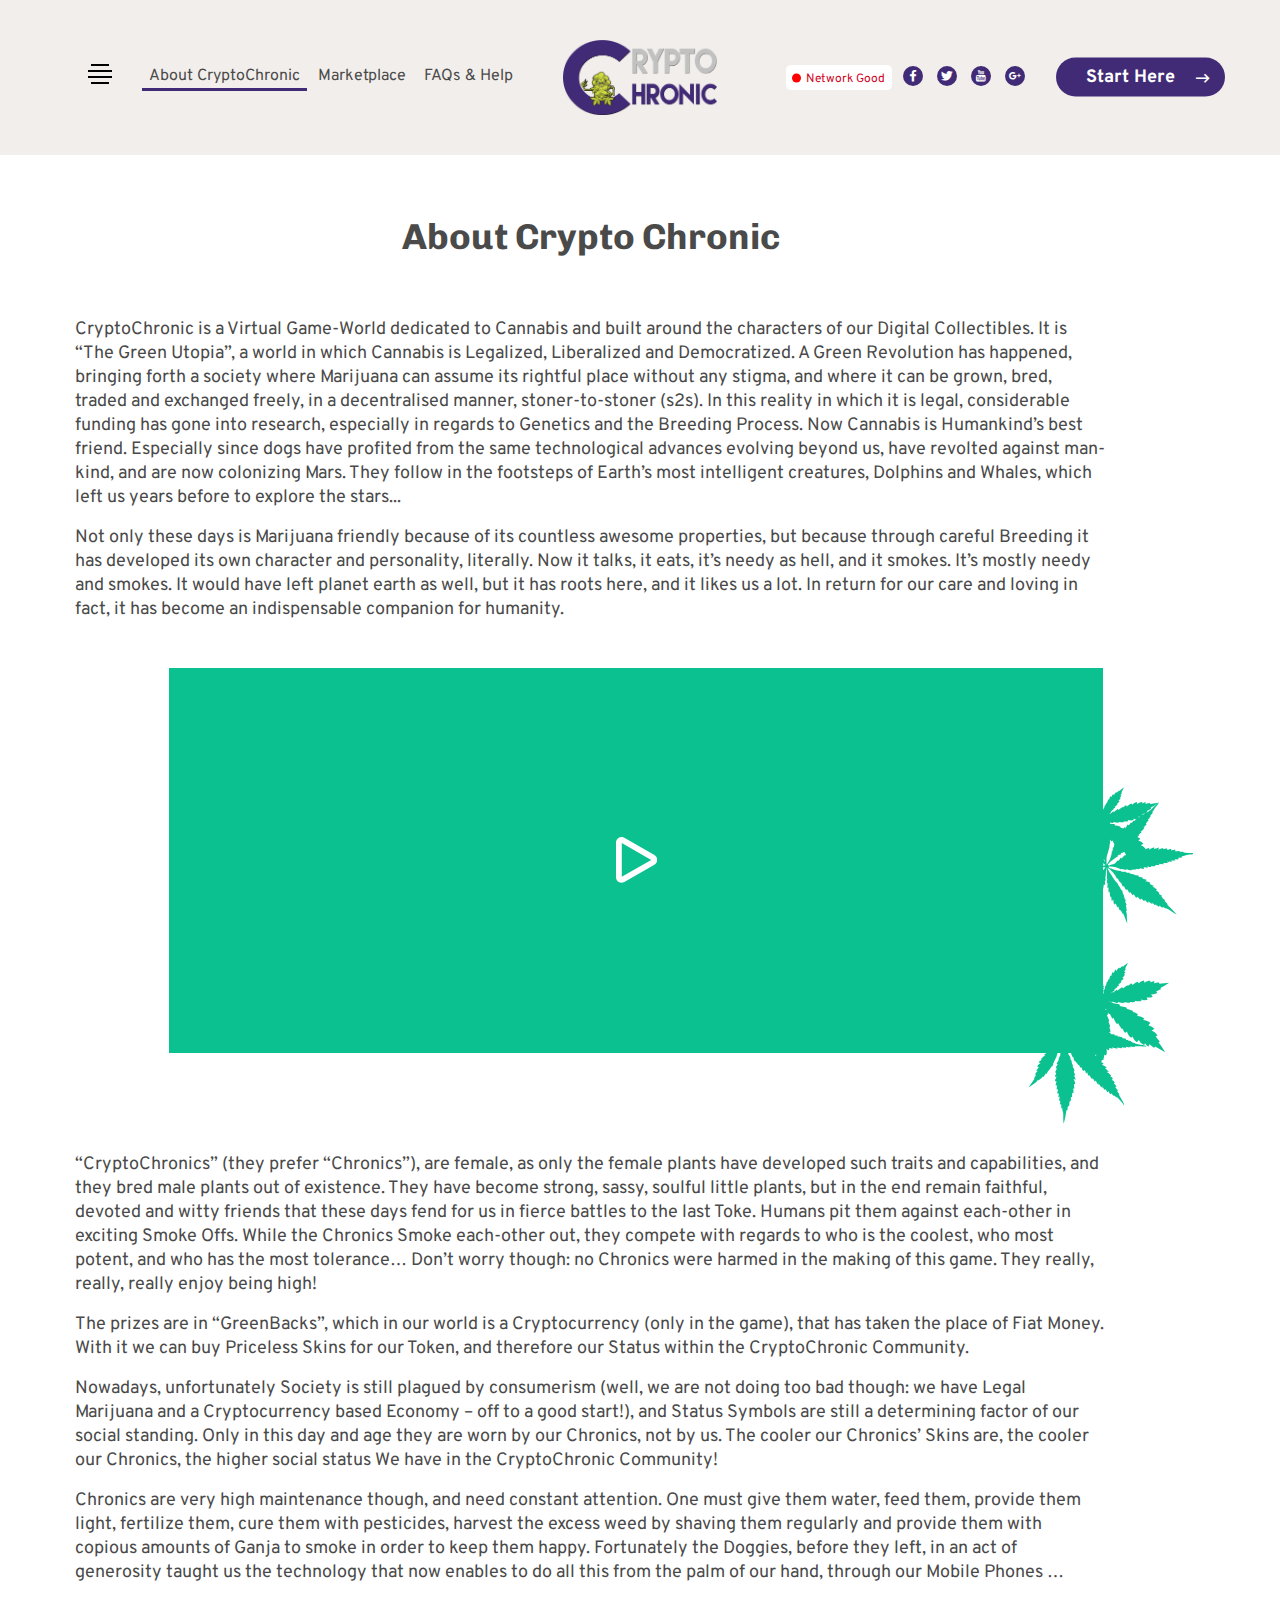
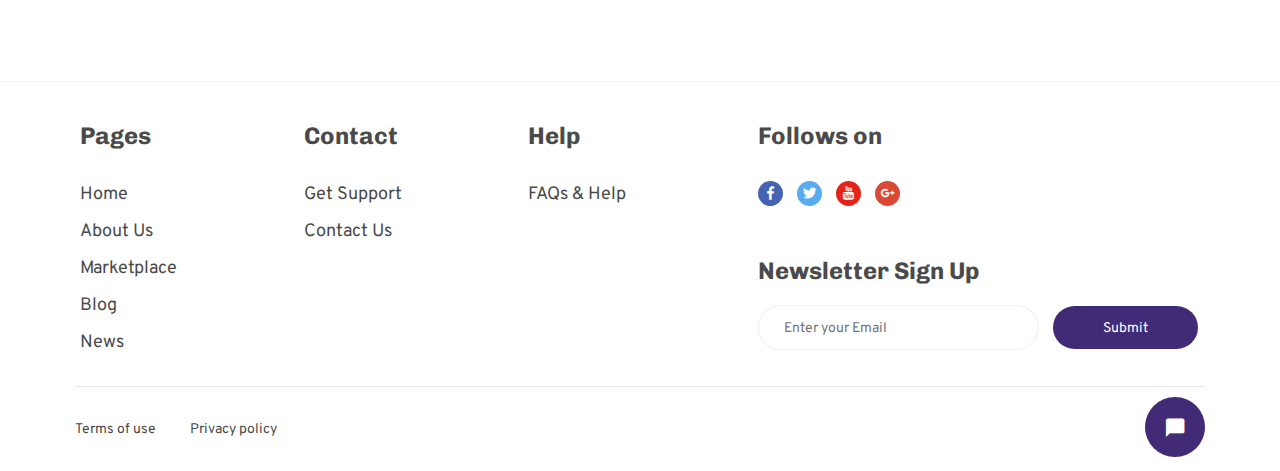
<file: about.html>
<!DOCTYPE html>
<html lang="en">

<head>
  <meta charset="utf-8">
  <meta http-equiv="X-UA-Compatible" content="IE=edge">
  <meta name="viewport" content="width=device-width, initial-scale=1, shrink-to-fit=no">

  <title>About</title>

  <link href="assets/css/bootstrap.min.css" rel="stylesheet">
  <link href="assets/css/material-design-iconic-font.min.css" rel="stylesheet">
  <link href="assets/css/owl.carousel.min.css" rel="stylesheet">
  <link href="assets/css/magnific-popup.css" rel="stylesheet">
  <link href="assets/css/default.css" rel="stylesheet">
  <link href="assets/css/style.css" rel="stylesheet">
  <link href="assets/css/responsive.css" rel="stylesheet">

</head>

<body>
  <!-- Off-canvs-menu START -->
  <div class="off-canvs-menu align-items-center">
    <div class="close-btn">
      <i class="zmdi zmdi-close"></i>
    </div>
    <ul>
      <li><a href="News.html">News</a></li>
      <li><a href="blog.html">Blog</a></li>
      <div class="other-menu-mobile">
        <li><a href="about.html">About CryptoChronic</a></li>
        <li><a href="marketplace.html">Marketplace</a></li>
        <li><a href="faq.html">FAQs & Help</a></li>
      </div>
      <li><a href="#">Press</a></li>
      <li><a href="#">Contact Us</a></li>
      <li><a href="#">Register / Login</a></li>
    </ul>
    <div class="too-soical-menu too-soical-mobile">
      <a href="#"><i class="zmdi zmdi-facebook"></i></a>
      <a href="#"><i class="zmdi zmdi-twitter"></i></a>
      <a href="#"><i class="zmdi zmdi-youtube"></i></a>
      <a href="#"><i class="zmdi zmdi-google-plus"></i></a>
    </div>
  </div>
  <!-- Off-canvs-menu END -->


  <!-- Header-top START -->
  <div class="header-top header-transparent" id="sticky-header">
    <div class="container">
      <div class="row align-items-center">
        <div class="col-lg-5 col-md-7">
          <div class="top-menu">
            <div class="off-canvs-icon">
              <a href="" class="menu-triger">
                <span></span>
                <span></span>
                <span></span>
                <span></span>
              </a>
            </div>
            <ul>
              <li><a class='active' href="about.html">About CryptoChronic</a></li>
              <li><a href="marketplace.html">Marketplace</a></li>
              <li><a href="faq.html">FAQs & Help</a></li>
            </ul>
          </div>
        </div>
        <div class="col-lg-2 col-md-2 text-center">
          <div class="site-logo">
            <a href="index.html">
              <img src="assets/img/header-image-logo.png" alt='CryptoChronic-Logo' />
            </a>
          </div>
        </div>
        <div class="col-lg-5 col-md-3 text-right">
          <div class="good-network">
            <p>Network Good</p>
          </div>
          <div class="too-soical-menu">
            <a href="#"><i class="zmdi zmdi-facebook"></i></a>
            <a href="#"><i class="zmdi zmdi-twitter"></i></a>
            <a href="#"><i class="zmdi zmdi-youtube"></i></a>
            <a href="#"><i class="zmdi zmdi-google-plus"></i></a>
          </div>
          <div class="header-top-btn">
            <a href="#" class="start-btn">Start Here <i class="zmdi zmdi-long-arrow-right"></i></a>
          </div>
        </div>
      </div>
    </div>
  </div>
  <!-- Header-top END -->




  <div class="about-area">
    <div class="container">
      <div class="row">
        <div class="col-lg-11 col-md-11">
          <div class="about-content">
            <h1 class="about-tile text-center">About Crypto Chronic</h1>
            <p>CryptoChronic is a Virtual Game-World dedicated to Cannabis and built around the characters of our
              Digital Collectibles. It is “The Green Utopia”, a world in which Cannabis is Legalized, Liberalized and
              Democratized. A Green Revolution has happened, bringing forth a society where Marijuana can assume its
              rightful place without any stigma, and where it can be grown, bred, traded and exchanged freely, in a
              decentralised manner, stoner-to-stoner (s2s). In this reality in which it is legal, considerable funding
              has gone into research, especially in regards to Genetics and the Breeding Process. Now Cannabis is
              Humankind’s best friend. Especially since dogs have profited from the same technological advances
              evolving beyond us, have revolted against man-kind, and are now colonizing Mars. They follow in the
              footsteps of Earth’s most intelligent creatures, Dolphins and Whales, which left us years before to
              explore the stars...</p>
            <p>Not only these days is Marijuana friendly because of its countless awesome properties, but because
              through careful Breeding it has developed its own character and personality, literally. Now it talks, it
              eats, it’s needy as hell, and it smokes. It’s mostly needy and smokes. It would have left planet earth as
              well, but it has roots here, and it likes us a lot. In return for our care and loving in fact, it has
              become an indispensable companion for humanity.</p>

            <div class="row justify-content-end">
              <div class="col-lg-11 col-md-11">
                <div class="about-video-area text-center">
                  <a href="" class="video-box">
                    <img src="assets/img/vide-play.svg" alt="">
                  </a>
                </div>
              </div>
            </div>

            <p>“CryptoChronics” (they prefer “Chronics”), are female, as only the female plants have developed such
              traits and capabilities, and they bred male plants out of existence. They have become strong, sassy,
              soulful little plants, but in the end remain faithful, devoted and witty friends that these days fend for
              us in fierce battles to the last Toke. Humans pit them against each-other in exciting Smoke Offs. While
              the Chronics Smoke each-other out, they compete with regards to who is the coolest, who most potent, and
              who has the most tolerance… Don’t worry though: no Chronics were harmed in the making of this game. They
              really, really, really enjoy being high!</p>
            <p>The prizes are in “GreenBacks”, which in our world is a Cryptocurrency (only in the game), that has
              taken the place of Fiat Money. With it we can buy Priceless Skins for our Token, and therefore our Status
              within the CryptoChronic Community.</p>
            <p>Nowadays, unfortunately Society is still plagued by consumerism (well, we are not doing too bad though:
              we have Legal Marijuana and a Cryptocurrency based Economy – off to a good start!), and Status Symbols
              are still a determining factor of our social standing. Only in this day and age they are worn by our
              Chronics, not by us. The cooler our Chronics’ Skins are, the cooler our Chronics, the higher social
              status We have in the CryptoChronic Community! </p>
            <p>Chronics are very high maintenance though, and need constant attention. One must give them water, feed
              them, provide them light, fertilize them, cure them with pesticides, harvest the excess weed by shaving
              them regularly and provide them with copious amounts of Ganja to smoke in order to keep them happy.
              Fortunately the Doggies, before they left, in an act of generosity taught us the technology that now
              enables to do all this from the palm of our hand, through our Mobile Phones …</p>
          </div>
        </div>
      </div>
    </div>
  </div>


  <!-- Footer-area START -->
  <div class="footer-area mt-80 mb-30">
    <div class="container">
      <div class="row">
        <div class="col-lg-7">
          <div class="row">
            <div class="col-lg-4 col-md-4 colsm-6">
              <div class="footer-menu">
                <h4 class="footer-menu-title">Pages</h4>
                <a href="#">Home</a>
                <a href="#">About Us</a>
                <a href="#">Marketplace</a>
                <a href="#">Blog</a>
                <a href="#">News</a>
              </div>
            </div>
            <div class="col-lg-4 col-md-4 colsm-6">
              <div class="footer-menu">
                <h4 class="footer-menu-title">Contact</h4>
                <a href="#">Get Support</a>
                <a href="#">Contact Us</a>
              </div>
            </div>
            <div class="col-lg-4 col-md-4 colsm-6">
              <div class="footer-menu">
                <h4 class="footer-menu-title">Help</h4>
                <a href="#">FAQs & Help</a>
              </div>
            </div>
          </div>
        </div>
        <div class="col-lg-5">
          <div class="follow-on">
            <div class="social-div">
              <h4 class="footer-menu-title">Follows on</h4>
              <div class="footer-social-menu">
                <a href="#"><i class="zmdi zmdi-facebook"></i></a>
                <a href="#"><i class="zmdi zmdi-twitter"></i></a>
                <a href="#"><i class="zmdi zmdi-youtube"></i></a>
                <a href="#"><i class="zmdi zmdi-google-plus"></i></a>
              </div>
            </div>

            <div class="footer-newsletter">
              <h4>Newsletter Sign Up</h4>
              <form action="#" method="POST">
                <input type="email" placeholder="Enter your Email">
                <button type="submit">Submit</button>
              </form>
            </div>
          </div>
        </div>
      </div>

      <div class="row">
        <div class="col-lg-12">
          <div class="copyright">
            <div class="copyright-menu">
              <a href="#">Terms of use</a>
              <a href="#">Privacy policy</a>
            </div>

            <div class="comment-menu">
              <a href="#"><i class="zmdi zmdi-comment"></i></a>
            </div>
          </div>
        </div>
      </div>
    </div>
  </div>

  <!-- jQuery first, then Popper.js, then Bootstrap JS -->
  <script src="assets/js/jquery.min.js"></script>
  <script src="assets/js/Popper.js"></script>
  <script src="assets/js/bootstrap.min.js"></script>
  <script src="assets/js/owl.carousel.min.js"></script>
  <script src="assets/js/jquery.magnific-popup.min.js"></script>
  <script src="assets/js/main.js"></script>
</body>

</html>
</file>
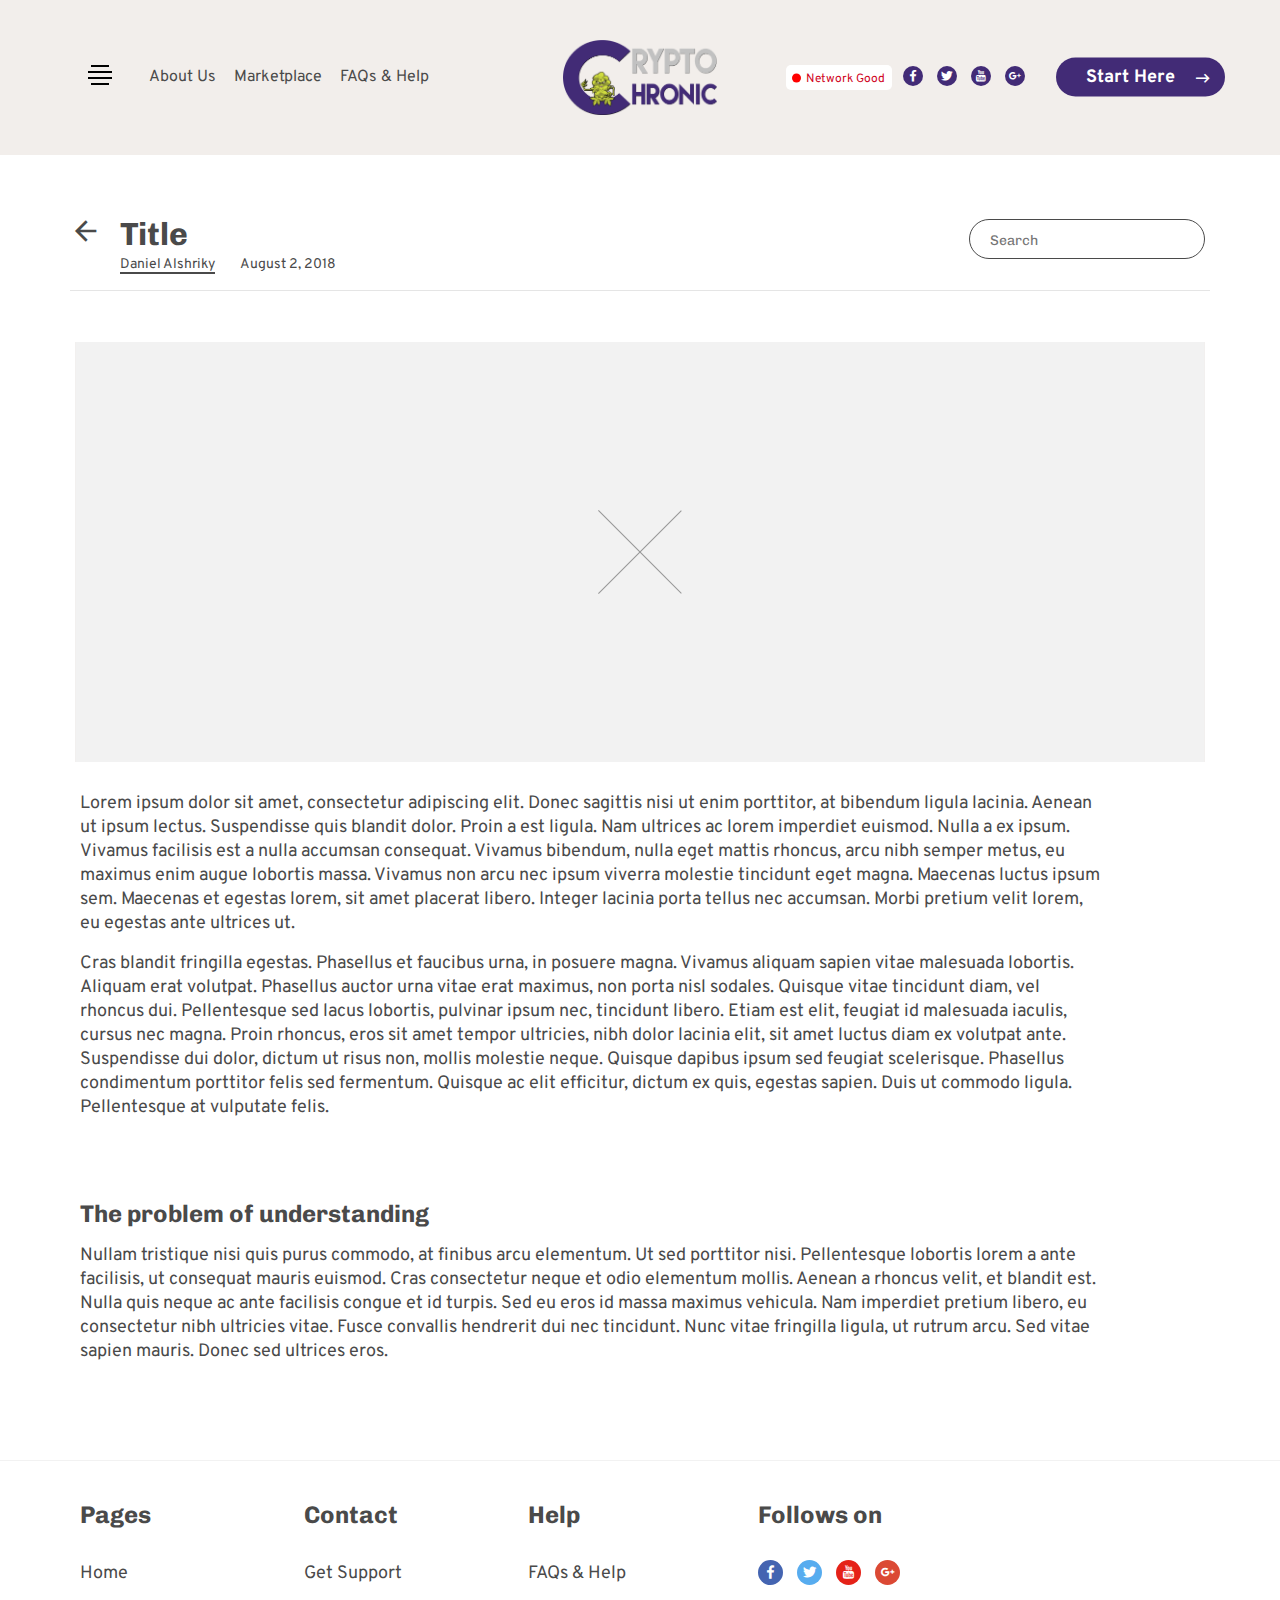
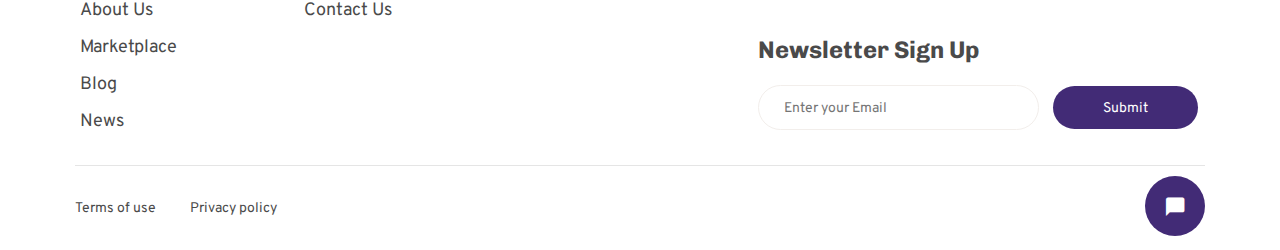
<file: blog-details.html>
<!DOCTYPE html>
<html lang="en">
<head>
    <meta charset="utf-8">
    <meta http-equiv="X-UA-Compatible" content="IE=edge">
    <meta name="viewport" content="width=device-width, initial-scale=1, shrink-to-fit=no">

    <title>Blog_details</title>

    <link href="assets/css/bootstrap.min.css" rel="stylesheet">
    <link href="assets/css/material-design-iconic-font.min.css" rel="stylesheet">
    <link href="assets/css/owl.carousel.min.css" rel="stylesheet">
    <link href="assets/css/animation.css" rel="stylesheet">
    <link href="assets/css/default.css" rel="stylesheet">
    <link href="assets/css/style.css" rel="stylesheet">
    <link href="assets/css/responsive.css" rel="stylesheet">

</head>
<body>

<!-- Off-canvs-menu START -->
        <div class="off-canvs-menu align-items-center">
            <div class="close-btn">
                <i class="zmdi zmdi-close"></i>
            </div>
            <ul>
                <li><a href="News.html">News</a></li>
                <li><a href="blog.html">Blog</a></li>
                <div class="other-menu-mobile">
                    <li><a href="about.html">About Us</a></li>
                    <li><a href="marketplace.html">Marketplace</a></li>
                    <li><a href="faq.html">FAQs & Help</a></li>
                </div>
                <li><a href="#">Press</a></li>
                <li><a href="#">Contact Us</a></li>
                <li><a href="#">Register / Login</a></li>
            </ul>
            <div class="too-soical-menu too-soical-mobile">
                <a href="#"><i class="zmdi zmdi-facebook"></i></a>
                <a href="#"><i class="zmdi zmdi-twitter"></i></a>
                <a href="#"><i class="zmdi zmdi-youtube"></i></a>
                <a href="#"><i class="zmdi zmdi-google-plus"></i></a>
            </div>
        </div>
<!-- Off-canvs-menu END -->


<!-- Header-top START -->
    <div class="header-top header-transparent" id="sticky-header">
        <div class="container">
            <div class="row align-items-center">
                <div class="col-lg-5 col-md-7">
                    <div class="top-menu">
                        <div class="off-canvs-icon">
                            <a href="" class="menu-triger">
                                <span></span>
                                <span></span>
                                <span></span>
                                <span></span>
                            </a>
                        </div>
                        <ul>
                            <li><a href="about.html">About Us</a></li>
                            <li><a href="marketplace.html">Marketplace</a></li>
                            <li><a href="faq.html">FAQs & Help</a></li>
                        </ul>
                    </div>
                </div>
                <div class="col-lg-2 col-md-2 text-center">
                    <div class="site-logo">
                        <a href="index.html">
                          <img src="assets/img/header-image-logo.png" alt='CryptoChronic-Logo' />
                        </a>
                      </div>
                </div>
                <div class="col-lg-5 col-md-3 text-right">
                    <div class="good-network">
                        <p>Network Good</p>
                    </div>
                    <div class="too-soical-menu">
                        <a href="#"><i class="zmdi zmdi-facebook"></i></a>
                        <a href="#"><i class="zmdi zmdi-twitter"></i></a>
                        <a href="#"><i class="zmdi zmdi-youtube"></i></a>
                        <a href="#"><i class="zmdi zmdi-google-plus"></i></a>
                    </div>
                    <div class="header-top-btn">
                        <a href="#" class="start-btn">Start Here <i class="zmdi zmdi-long-arrow-right"></i></a>
                    </div>
                </div>
            </div>
        </div>
    </div>
<!-- Header-top END -->


<!-- News-area START -->
    <div class="top-section-title">
        <div class="container">
            <div class="row align-items-center">
                <div class="col-lg-6 col-md-6">
                    <div class="blog-details-title">
                        <a href="#"><i class="zmdi zmdi-arrow-left"></i></a>
                        <div class="topbar-back-title">
                            <h2 class="news-se-title">Title</h2>
                             <div class="post-bottom-info">
                                <div class="news-author-name"><a href="#">Daniel Alshriky</a></div>
                                <div class="author-date-icon"><span>August 2, 2018</span></div>
                            </div>
                        </div>
                    </div>
                </div>
                <div class="col-lg-6 col-md-6 text-right">
                    <h2 class="search-box">
                        <input type="search" placeholder="Search">
                    </h2>
                </div>
            </div>
            <hr>
        </div>
    </div>

    <div class="blog-details-area">
        <div class="container">
            <div class="row">
                <div class="col-lg-12">
                    <div class="details-header-bg"></div>
                    <div class="row">
                        <div class="col-lg-11">
                            <div class="blog-details">
                                <p>Lorem ipsum dolor sit amet, consectetur adipiscing elit. Donec sagittis nisi ut enim porttitor, at bibendum ligula lacinia. Aenean ut ipsum lectus. Suspendisse quis blandit dolor. Proin a est ligula. Nam ultrices ac lorem imperdiet euismod. Nulla a ex ipsum. Vivamus facilisis est a nulla accumsan consequat. Vivamus bibendum, nulla eget mattis rhoncus, arcu nibh semper metus, eu maximus enim augue lobortis massa. Vivamus non arcu nec ipsum viverra molestie tincidunt eget magna. Maecenas luctus ipsum sem. Maecenas et egestas lorem, sit amet placerat libero. Integer lacinia porta tellus nec accumsan. Morbi pretium velit lorem, eu egestas ante ultrices ut.</p>
                                <p>Cras blandit fringilla egestas. Phasellus et faucibus urna, in posuere magna. Vivamus aliquam sapien vitae malesuada lobortis. Aliquam erat volutpat. Phasellus auctor urna vitae erat maximus, non porta nisl sodales. Quisque vitae tincidunt diam, vel rhoncus dui. Pellentesque sed lacus lobortis, pulvinar ipsum nec, tincidunt libero. Etiam est elit, feugiat id malesuada iaculis, cursus nec magna. Proin rhoncus, eros sit amet tempor ultricies, nibh dolor lacinia elit, sit amet luctus diam ex volutpat ante. Suspendisse dui dolor, dictum ut risus non, mollis molestie neque. Quisque dapibus ipsum sed feugiat scelerisque. Phasellus condimentum porttitor felis sed fermentum. Quisque ac elit efficitur, dictum ex quis, egestas sapien. Duis ut commodo ligula. Pellentesque at vulputate felis.</p>

                                <h4 class="mt-80">The problem of understanding</h4>
                                <p>Nullam tristique nisi quis purus commodo, at finibus arcu elementum. Ut sed porttitor nisi. Pellentesque lobortis lorem a ante facilisis, ut consequat mauris euismod. Cras consectetur neque et odio elementum mollis. Aenean a rhoncus velit, et blandit est. Nulla quis neque ac ante facilisis congue et id turpis. Sed eu eros id massa maximus vehicula. Nam imperdiet pretium libero, eu consectetur nibh ultricies vitae. Fusce convallis hendrerit dui nec tincidunt. Nunc vitae fringilla ligula, ut rutrum arcu. Sed vitae sapien mauris. Donec sed ultrices eros.</p>
                            </div>
                        </div>
                    </div>
                </div>
            </div>
        </div>
    </div>
<!-- News-area END -->


<!-- Footer-area START -->
    <div class="footer-area mt-80 mb-30">
        <div class="container">
            <div class="row">
            	<div class="col-lg-7">
            		<div class="row">
            			 <div class="col-lg-4 col-md-4 colsm-6">
	                        <div class="footer-menu">
	                            <h4 class="footer-menu-title">Pages</h4>
	                            <a href="#">Home</a>
	                            <a href="#">About Us</a>
	                            <a href="#">Marketplace</a>
	                            <a href="#">Blog</a>
	                            <a href="#">News</a>
	                        </div>
	                    </div>
	                    <div class="col-lg-4 col-md-4 colsm-6">
	                        <div class="footer-menu">
	                            <h4 class="footer-menu-title">Contact</h4>
	                            <a href="#">Get Support</a>
	                            <a href="#">Contact Us</a>
	                        </div>
	                    </div>
	                    <div class="col-lg-4 col-md-4 colsm-6">
	                        <div class="footer-menu">
	                            <h4 class="footer-menu-title">Help</h4>
	                            <a href="#">FAQs & Help</a>
	                        </div>
	                    </div>
            		</div>
            	</div>
                <div class="col-lg-5">
                    <div class="follow-on">
                        <div class="social-div">
                            <h4 class="footer-menu-title">Follows on</h4>
                            <div class="footer-social-menu">
                                <a href="#"><i class="zmdi zmdi-facebook"></i></a>
                                <a href="#"><i class="zmdi zmdi-twitter"></i></a>
                                <a href="#"><i class="zmdi zmdi-youtube"></i></a>
                                <a href="#"><i class="zmdi zmdi-google-plus"></i></a>
                            </div>
                        </div>

                        <div class="footer-newsletter">
                            <h4>Newsletter Sign Up</h4>
                            <form action="#" method="POST">
                                <input type="email" placeholder="Enter your Email">
                                <button type="submit">Submit</button>
                            </form>
                        </div>
                    </div>
                </div>
            </div>

            <div class="row">
                <div class="col-lg-12">
                    <div class="copyright">
                        <div class="copyright-menu">
                            <a href="#">Terms of use</a>
                            <a href="#">Privacy policy</a>
                        </div>

                        <div class="comment-menu">
                            <a href="#"><i class="zmdi zmdi-comment"></i></a>
                        </div>
                    </div>
                </div>
            </div>
        </div>
    </div>

    <!-- jQuery first, then Popper.js, then Bootstrap JS -->
    <script src="assets/js/jquery.min.js"></script>
    <script src="assets/js/Popper.js"></script>
    <script src="assets/js/bootstrap.min.js"></script>
    <script src="assets/js/owl.carousel.min.js"></script>
    <script src="assets/js/main.js"></script>
</body>
</html>
</file>
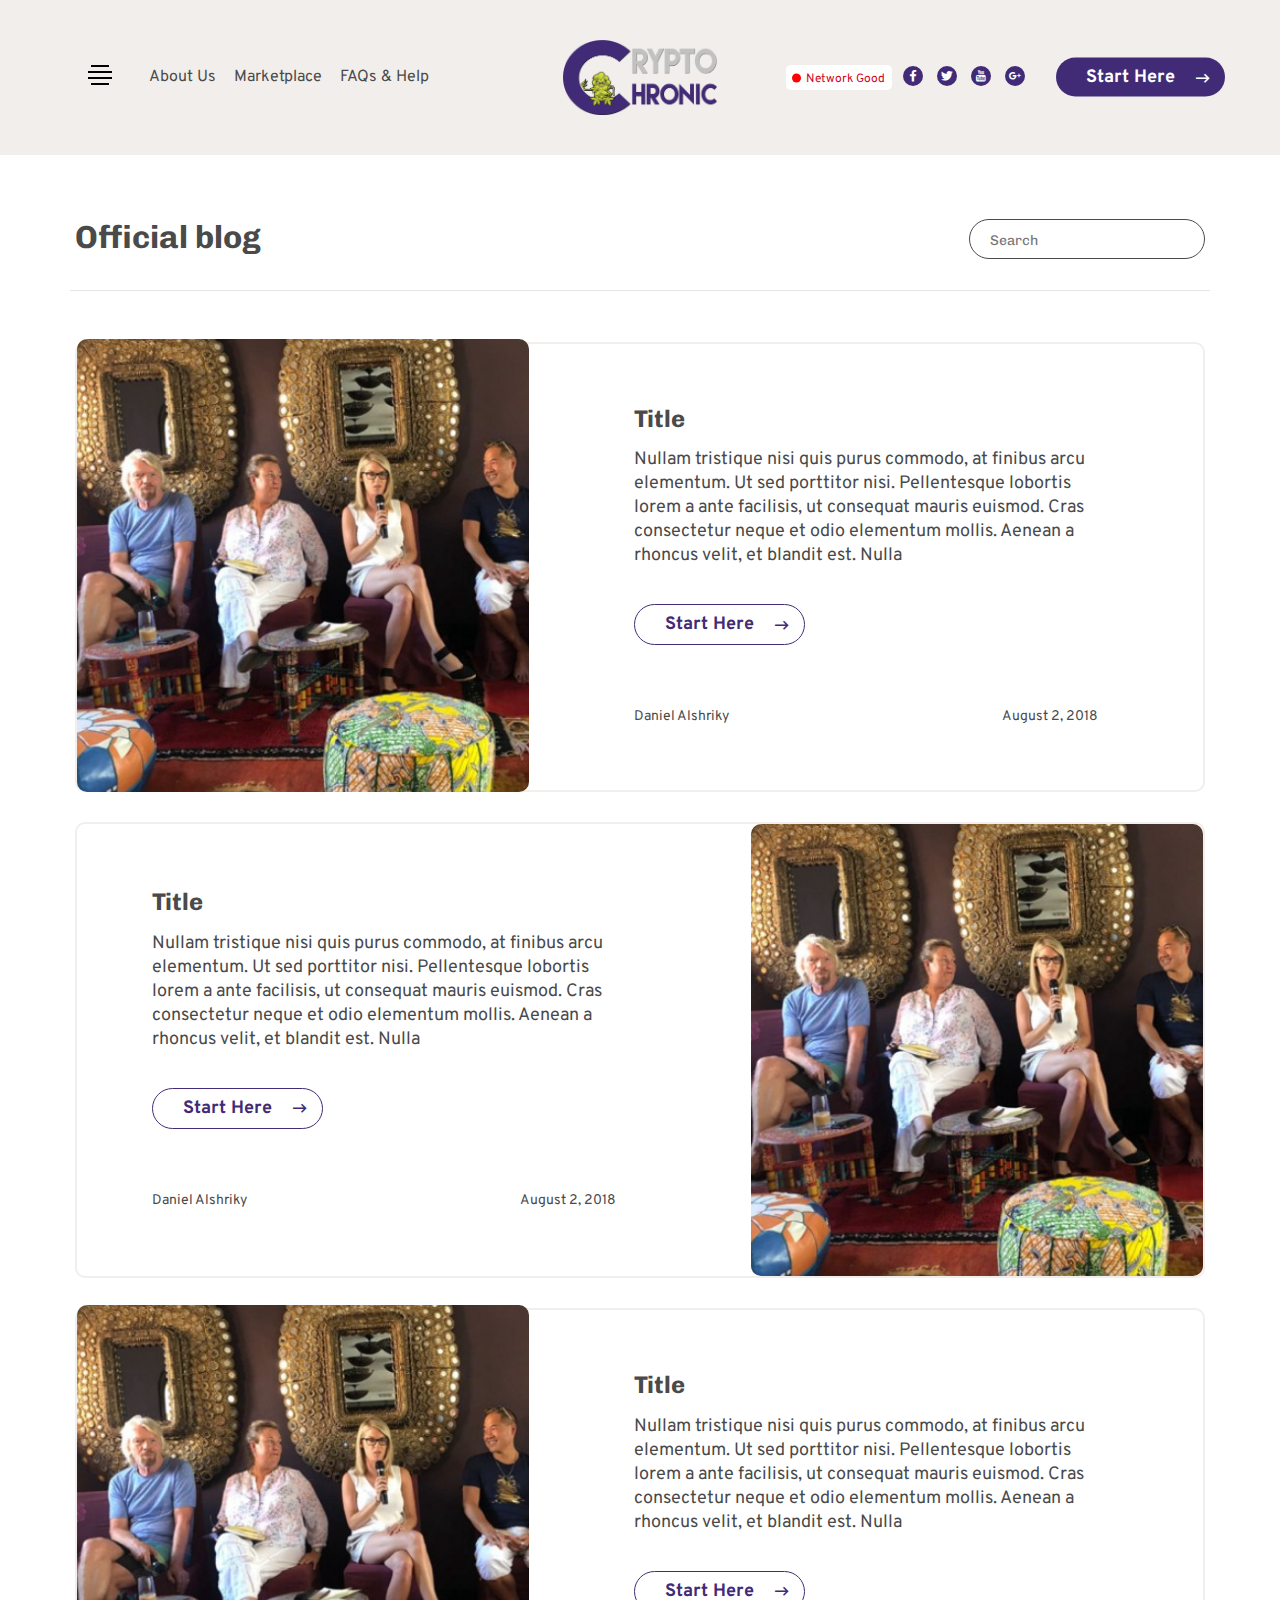
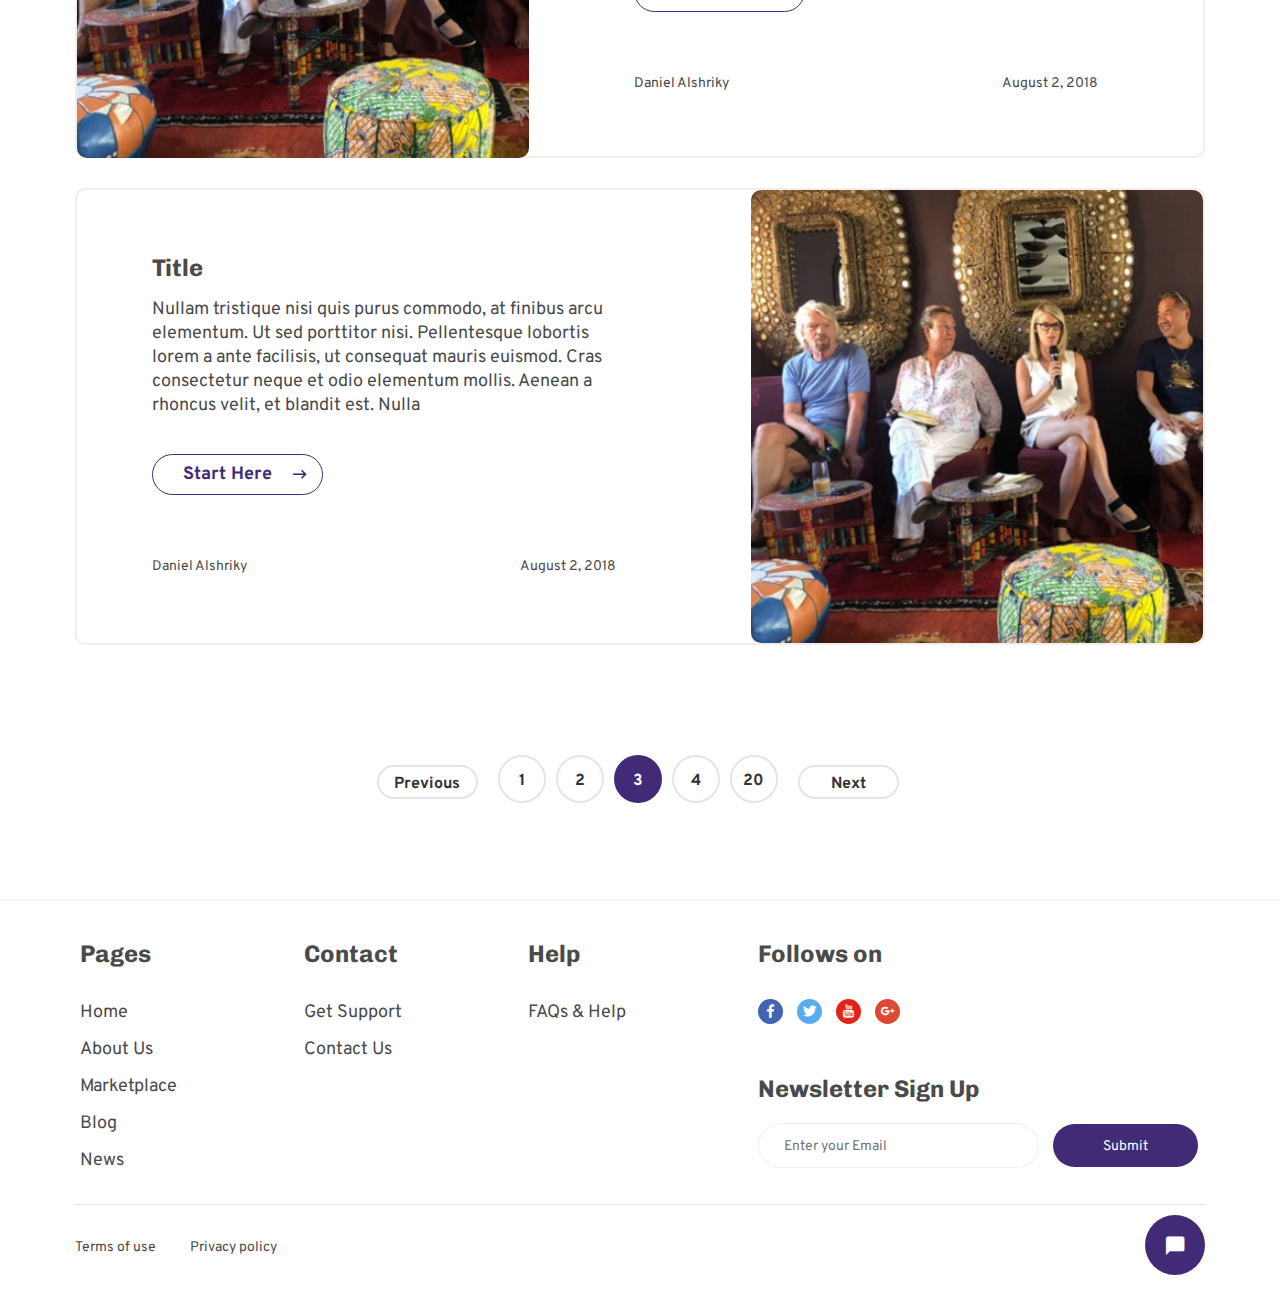
<file: blog.html>
<!DOCTYPE html>
<html lang="en">
<head>
    <meta charset="utf-8">
    <meta http-equiv="X-UA-Compatible" content="IE=edge">
    <meta name="viewport" content="width=device-width, initial-scale=1, shrink-to-fit=no">

    <title>Blog</title>

    <link href="assets/css/bootstrap.min.css" rel="stylesheet">
    <link href="assets/css/material-design-iconic-font.min.css" rel="stylesheet">
    <link href="assets/css/owl.carousel.min.css" rel="stylesheet">
    <link href="assets/css/animation.css" rel="stylesheet">
    <link href="assets/css/default.css" rel="stylesheet">
    <link href="assets/css/style.css" rel="stylesheet">
    <link href="assets/css/responsive.css" rel="stylesheet">

</head>
<body>

<!-- Off-canvs-menu START -->
        <div class="off-canvs-menu align-items-center">
            <div class="close-btn">
                <i class="zmdi zmdi-close"></i>
            </div>
            <ul>
                <li><a href="News.html">News</a></li>
                <li><a href="blog.html">Blog</a></li>
                <div class="other-menu-mobile">
                    <li><a href="about.html">About Us</a></li>
                    <li><a href="marketplace.html">Marketplace</a></li>
                    <li><a href="faq.html">FAQs & Help</a></li>
                </div>
                <li><a href="#">Press</a></li>
                <li><a href="#">Contact Us</a></li>
                <li><a href="#">Register / Login</a></li>
            </ul>
            <div class="too-soical-menu too-soical-mobile">
                <a href="#"><i class="zmdi zmdi-facebook"></i></a>
                <a href="#"><i class="zmdi zmdi-twitter"></i></a>
                <a href="#"><i class="zmdi zmdi-youtube"></i></a>
                <a href="#"><i class="zmdi zmdi-google-plus"></i></a>
            </div>
        </div>
<!-- Off-canvs-menu END -->


<!-- Header-top START -->
    <div class="header-top header-transparent" id="sticky-header">
        <div class="container">
            <div class="row align-items-center">
                <div class="col-lg-5 col-md-7">
                    <div class="top-menu">
                        <div class="off-canvs-icon">
                            <a href="" class="menu-triger">
                                <span></span>
                                <span></span>
                                <span></span>
                                <span></span>
                            </a>
                        </div>
                        <ul>
                            <li><a href="about.html">About Us</a></li>
                            <li><a href="marketplace.html">Marketplace</a></li>
                            <li><a href="faq.html">FAQs & Help</a></li>
                        </ul>
                    </div>
                </div>
                <div class="col-lg-2 col-md-2 text-center">
                    <div class="site-logo">
                        <a href="index.html">
                          <img src="assets/img/header-image-logo.png" alt='CryptoChronic-Logo' />
                        </a>
                      </div>
                </div>
                <div class="col-lg-5 col-md-3 text-right">
                    <div class="good-network">
                        <p>Network Good</p>
                    </div>
                    <div class="too-soical-menu">
                        <a href="#"><i class="zmdi zmdi-facebook"></i></a>
                        <a href="#"><i class="zmdi zmdi-twitter"></i></a>
                        <a href="#"><i class="zmdi zmdi-youtube"></i></a>
                        <a href="#"><i class="zmdi zmdi-google-plus"></i></a>
                    </div>
                    <div class="header-top-btn">
                        <a href="#" class="start-btn">Start Here <i class="zmdi zmdi-long-arrow-right"></i></a>
                    </div>
                </div>
            </div>
        </div>
    </div>
<!-- Header-top END -->


<!-- Blog-area START -->
    <div class="top-section-title">
        <div class="container">
            <div class="row align-items-center">
                <div class="col-lg-6 col-md-6">
                    <h2 class="news-se-title">Official blog</h2>
                </div>
                <div class="col-lg-6 col-md-6 text-right">
                    <h2 class="search-box">
                        <input type="search" placeholder="Search">
                    </h2>
                </div>
            </div>
            <hr>
        </div>
    </div>

    <div class="blog-area">
        <div class="container">
            <div class="row">
                <div class="col-lg-12">
                    <div class="blog-single-box">
                        <div class="row">
                            <div class="col-lg-5 col-md-6">
                                <div class="blog-left-img blog-new-cls">
                                    <img src="assets/img/blog-1.jpg" alt="">
                                </div>
                            </div>
                            <div class="col-lg-7 col-md-6 d-flex align-items-center">
                                <div class="blog-right-text">
                                    <h4>Title</h4>
                                    <p>Nullam tristique nisi quis purus commodo, at finibus arcu elementum. Ut sed porttitor nisi. Pellentesque lobortis lorem a ante facilisis, ut consequat mauris euismod. Cras consectetur neque et odio elementum mollis. Aenean a rhoncus velit, et blandit est. Nulla </p>
                                    <a href="#" class="start-btn">Start Here <i class="zmdi zmdi-long-arrow-right"></i></a>
                                    <div class="blog-author-info">
                                        <p>Daniel Alshriky <span>August 2, 2018</span></p>
                                    </div>
                                </div>
                            </div>
                        </div>
                    </div>
                </div>
            </div>

            <div class="row">
                <div class="col-lg-12">
                    <div class="blog-single-box">
                        <div class="row">
                            <div class="col-lg-7 col-md-6 d-flex align-items-center">
                                <div class="blog-right-text">
                                    <h4>Title</h4>
                                    <p>Nullam tristique nisi quis purus commodo, at finibus arcu elementum. Ut sed porttitor nisi. Pellentesque lobortis lorem a ante facilisis, ut consequat mauris euismod. Cras consectetur neque et odio elementum mollis. Aenean a rhoncus velit, et blandit est. Nulla </p>
                                    <a href="#" class="start-btn">Start Here <i class="zmdi zmdi-long-arrow-right"></i></a>
                                    <div class="blog-author-info">
                                        <p>Daniel Alshriky <span>August 2, 2018</span></p>
                                    </div>
                                </div>
                            </div>
                            <div class="col-lg-5 col-md-6 p-2 order-first order-sm-2">
                                <div class="blog-left-img">
                                    <img src="assets/img/blog-1.jpg" alt="">
                                </div>
                            </div>
                        </div>
                    </div>
                </div>
            </div>
            <div class="row">
                <div class="col-lg-12">
                    <div class="blog-single-box">
                        <div class="row">
                            <div class="col-lg-5 col-md-6">
                                <div class="blog-left-img blog-new-cls">
                                    <img src="assets/img/blog-1.jpg" alt="">
                                </div>
                            </div>
                            <div class="col-lg-7 col-md-6 d-flex align-items-center">
                                <div class="blog-right-text">
                                    <h4>Title</h4>
                                    <p>Nullam tristique nisi quis purus commodo, at finibus arcu elementum. Ut sed porttitor nisi. Pellentesque lobortis lorem a ante facilisis, ut consequat mauris euismod. Cras consectetur neque et odio elementum mollis. Aenean a rhoncus velit, et blandit est. Nulla </p>
                                    <a href="#" class="start-btn">Start Here <i class="zmdi zmdi-long-arrow-right"></i></a>
                                    <div class="blog-author-info">
                                        <p>Daniel Alshriky <span>August 2, 2018</span></p>
                                    </div>
                                </div>
                            </div>
                        </div>
                    </div>
                </div>
            </div>

            <div class="row">
                <div class="col-lg-12">
                    <div class="blog-single-box">
                        <div class="row">
                            <div class="col-lg-7 col-md-6 d-flex align-items-center">
                                <div class="blog-right-text">
                                    <h4>Title</h4>
                                    <p>Nullam tristique nisi quis purus commodo, at finibus arcu elementum. Ut sed porttitor nisi. Pellentesque lobortis lorem a ante facilisis, ut consequat mauris euismod. Cras consectetur neque et odio elementum mollis. Aenean a rhoncus velit, et blandit est. Nulla </p>
                                    <a href="#" class="start-btn">Start Here <i class="zmdi zmdi-long-arrow-right"></i></a>
                                    <div class="blog-author-info">
                                        <p>Daniel Alshriky <span>August 2, 2018</span></p>
                                    </div>
                                </div>
                            </div>
                            <div class="col-lg-5 col-md-6 p-2 order-first order-sm-2">
                                <div class="blog-left-img">
                                    <img src="assets/img/blog-1.jpg" alt="">
                                </div>
                            </div>
                        </div>
                    </div>
                </div>
            </div>

            <div class="row mt-80">
                <div class="col-md-12">
                    <div class="pagination-area">
                        <nav aria-label="Page navigation example">
                              <ul class="pagination justify-content-center">
                                    <li class="page-item">
                                      <a class="page-link" href="#" tabindex="-1">Previous</a>
                                    </li>
                                    <li class="page-item"><a class="page-link" href="#">1</a></li>
                                    <li class="page-item"><a class="page-link" href="#">2</a></li>
                                    <li class="page-item active"><a class="page-link" href="#">3</a></li>
                                    <li class="page-item"><a class="page-link" href="#">4</a></li>
                                    <li class="page-item"><a class="page-link" href="#">20</a></li>
                                    <li class="page-item">
                                      <a class="page-link" href="#">Next</a>
                                    </li>
                              </ul>
                        </nav>
                    </div>
                </div>
            </div>
        </div>
    </div>
<!-- News-area END -->


<!-- Footer-area START -->
    <div class="footer-area mt-80 mb-30">
        <div class="container">
            <div class="row">
            	<div class="col-lg-7">
            		<div class="row">
            			 <div class="col-lg-4 col-md-4 colsm-6">
	                        <div class="footer-menu">
	                            <h4 class="footer-menu-title">Pages</h4>
	                            <a href="#">Home</a>
	                            <a href="#">About Us</a>
	                            <a href="#">Marketplace</a>
	                            <a href="#">Blog</a>
	                            <a href="#">News</a>
	                        </div>
	                    </div>
	                    <div class="col-lg-4 col-md-4 colsm-6">
	                        <div class="footer-menu">
	                            <h4 class="footer-menu-title">Contact</h4>
	                            <a href="#">Get Support</a>
	                            <a href="#">Contact Us</a>
	                        </div>
	                    </div>
	                    <div class="col-lg-4 col-md-4 colsm-6">
	                        <div class="footer-menu">
	                            <h4 class="footer-menu-title">Help</h4>
	                            <a href="#">FAQs & Help</a>
	                        </div>
	                    </div>
            		</div>
            	</div>
                <div class="col-lg-5">
                    <div class="follow-on">
                        <div class="social-div">
                            <h4 class="footer-menu-title">Follows on</h4>
                            <div class="footer-social-menu">
                                <a href="#"><i class="zmdi zmdi-facebook"></i></a>
                                <a href="#"><i class="zmdi zmdi-twitter"></i></a>
                                <a href="#"><i class="zmdi zmdi-youtube"></i></a>
                                <a href="#"><i class="zmdi zmdi-google-plus"></i></a>
                            </div>
                        </div>

                        <div class="footer-newsletter">
                            <h4>Newsletter Sign Up</h4>
                            <form action="#" method="POST">
                                <input type="email" placeholder="Enter your Email">
                                <button type="submit">Submit</button>
                            </form>
                        </div>
                    </div>
                </div>
            </div>

            <div class="row">
                <div class="col-lg-12">
                    <div class="copyright">
                        <div class="copyright-menu">
                            <a href="#">Terms of use</a>
                            <a href="#">Privacy policy</a>
                        </div>

                        <div class="comment-menu">
                            <a href="#"><i class="zmdi zmdi-comment"></i></a>
                        </div>
                    </div>
                </div>
            </div>
        </div>
    </div>

    <!-- jQuery first, then Popper.js, then Bootstrap JS -->
    <script src="assets/js/jquery.min.js"></script>
    <script src="assets/js/Popper.js"></script>
    <script src="assets/js/bootstrap.min.js"></script>
    <script src="assets/js/owl.carousel.min.js"></script>
    <script src="assets/js/main.js"></script>
</body>
</html>
</file>
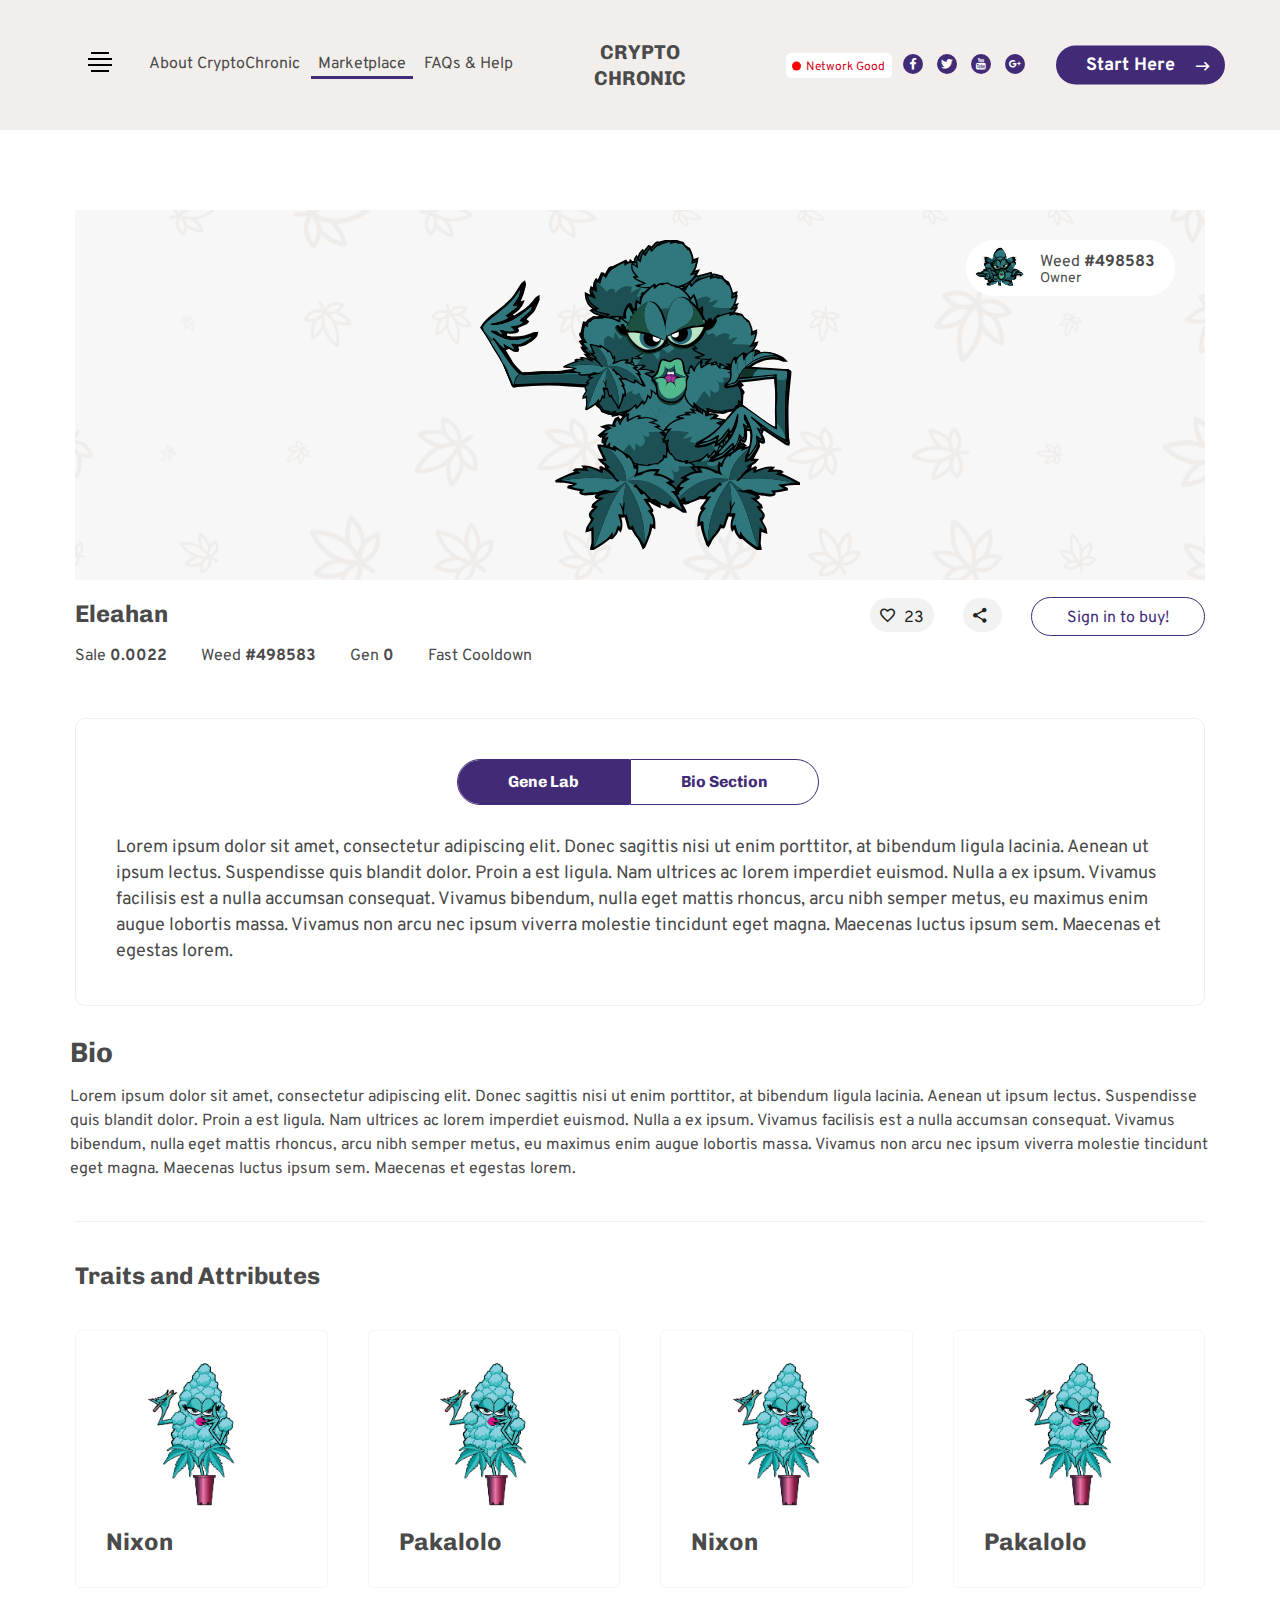
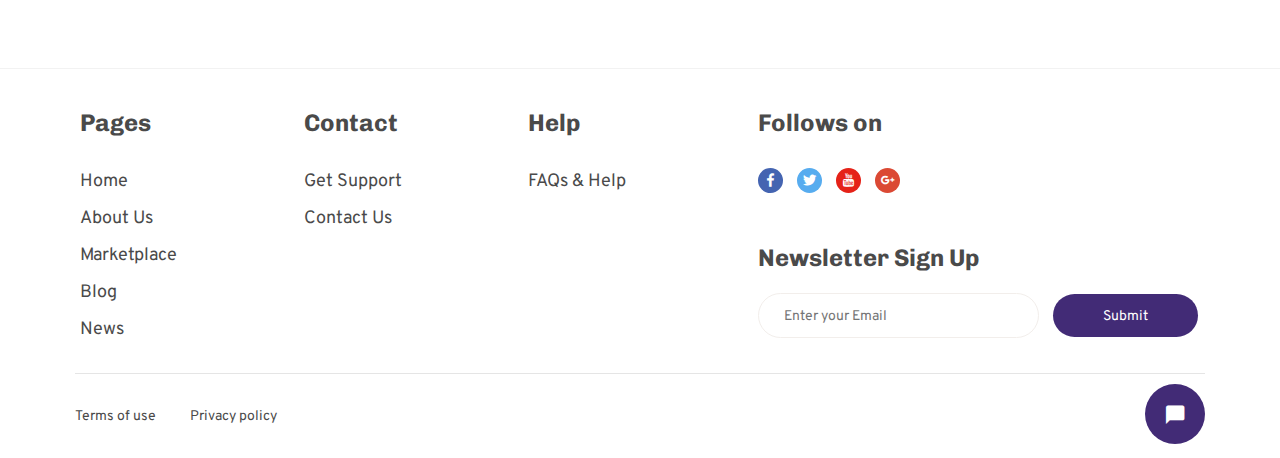
<file: details.html>
<!DOCTYPE html>
<html lang="en">
<head>
    <meta charset="utf-8">
    <meta http-equiv="X-UA-Compatible" content="IE=edge">
    <meta name="viewport" content="width=device-width, initial-scale=1, shrink-to-fit=no">

    <title>Details</title>

    <link href="assets/css/bootstrap.min.css" rel="stylesheet">
    <link href="assets/css/material-design-iconic-font.min.css" rel="stylesheet">
    <link href="assets/css/owl.carousel.min.css" rel="stylesheet">
    <link href="assets/css/animation.css" rel="stylesheet">
    <link href="assets/css/default.css" rel="stylesheet">
    <link href="assets/css/style.css" rel="stylesheet">
    <link href="assets/css/responsive.css" rel="stylesheet">
    
</head>
<body>
<!-- Off-canvs-menu START -->
        <div class="off-canvs-menu align-items-center">
            <div class="close-btn">
                <i class="zmdi zmdi-close"></i>
            </div>
            <ul>
                <li><a href="News.html">News</a></li>
                <li><a href="blog.html">Blog</a></li>
                <div class="other-menu-mobile">
                    <li><a href="#">About CryptoChronic</a></li>
                    <li><a href="marketplace.html">Marketplace</a></li>
                    <li><a href="faq.html">FAQs & Help</a></li>
                </div>
                <li><a href="#">Press</a></li>
                <li><a href="#">Contact Us</a></li>
                <li><a href="#">Register / Login</a></li>
            </ul>
            <div class="too-soical-menu too-soical-mobile">
                <a href="#"><i class="zmdi zmdi-facebook"></i></a>
                <a href="#"><i class="zmdi zmdi-twitter"></i></a>
                <a href="#"><i class="zmdi zmdi-youtube"></i></a>
                <a href="#"><i class="zmdi zmdi-google-plus"></i></a>
            </div>
        </div>
<!-- Off-canvs-menu END -->


<!-- Header-top START -->
    <div class="header-top header-transparent" id="sticky-header">
        <div class="container">
            <div class="row align-items-center">
                <div class="col-lg-5 col-md-7">
                    <div class="top-menu">
                        <div class="off-canvs-icon">
                            <a href="" class="menu-triger">
                                <span></span>
                                <span></span>
                                <span></span>
                                <span></span>
                            </a>
                        </div>
                        <ul>
                            <li><a href="#">About CryptoChronic</a></li>
                            <li><a class="active" href="#">Marketplace</a></li>
                            <li><a href="#">FAQs & Help</a></li>
                        </ul>
                    </div>
                </div>
                <div class="col-lg-2 col-md-2 text-center">
                    <div class="site-logo">
                        <a href="#"><h4>Crypto <span>Chronic</span></h4></a>
                    </div>
                </div>
                <div class="col-lg-5 col-md-3 text-right">
                    <div class="good-network">
                        <p>Network Good</p>
                    </div>
                    <div class="too-soical-menu">
                        <a href="#"><i class="zmdi zmdi-facebook"></i></a>
                        <a href="#"><i class="zmdi zmdi-twitter"></i></a>
                        <a href="#"><i class="zmdi zmdi-youtube"></i></a>
                        <a href="#"><i class="zmdi zmdi-google-plus"></i></a>
                    </div>
                    <div class="header-top-btn">
                        <a href="#" class="start-btn">Start Here <i class="zmdi zmdi-long-arrow-right"></i></a>
                    </div>
                </div>
            </div>
        </div>
    </div>
<!-- Header-top END -->


<!-- Header-banner START -->
    <div class="header-banner">
        <div class="container">
            <div class="row">
                <div class="col-lg-12">
                    <div class="header-banner-box">
                        <div class="banner-middler-img">
                            <img src="assets/img/banner-middle-img.svg" alt="">
                        </div>
                        <div class="winner-box">
                            <div class="winner-logo-left">
                                <img src="assets/img/logooo.svg" alt="">
                            </div>
                            <div class="winner-text-right">
                                <p>Weed <strong>#498583</strong></p>
                                <p>Owner</p>
                            </div>
                        </div>
                    </div>
                    <div class="sharing-link-box">
                        <div class="elhan-title">
                            <h3>Eleahan</h3>
                        </div>
                        <div class="right-share-icon">
                            <a href="#"><i class="zmdi zmdi-favorite-outline"></i> 23</a>
                            <a href="#"><i class="zmdi zmdi-share"></i></a>
                            <a href="#" class="buy-btn">Sign in to buy!</a>
                        </div>
                    </div>
                    <div class="sharing-link-list">
                        <a href="#">Sale <strong>0.0022</strong></a>
                        <a href="#">Weed <strong>#498583</strong></a>
                        <a href="#">Gen <strong>0</strong></a>
                        <a href="#">Fast Cooldown</a>
                    </div>
                </div>
            </div>
        </div>
    </div>
<!-- Header-banner END -->


<!-- bio-tab-area START -->
    <div class="bio-tab-area">
        <div class="container">
            <div class="row">
                <div class="col-lg-12">
                    <div class="tab-box">
                        <ul class="nav" id="myTab" role="tablist">
                          <li class="nav-item">
                            <a class="nav-link active borderdtone" id="home-tab" data-toggle="tab" href="#home" role="tab" aria-controls="home" aria-selected="true">Gene Lab</a>
                          </li>
                          <li class="nav-item borderdtwo">
                            <a class="nav-link" id="profile-tab" data-toggle="tab" href="#profile" role="tab" aria-controls="profile" aria-selected="false">Bio Section</a>
                          </li>
                        </ul>
                        <div class="tab-content" id="myTabContent">
                          <div class="tab-pane fade show active" id="home" role="tabpanel" aria-labelledby="home-tab">Lorem ipsum dolor sit amet, consectetur adipiscing elit. Donec sagittis nisi ut enim porttitor, at bibendum ligula lacinia. Aenean ut ipsum lectus. Suspendisse quis blandit dolor. Proin a est ligula. Nam ultrices ac lorem imperdiet euismod. Nulla a ex ipsum. Vivamus facilisis est a nulla accumsan consequat. Vivamus bibendum, nulla eget mattis rhoncus, arcu nibh semper metus, eu maximus enim augue lobortis massa. Vivamus non arcu nec ipsum viverra molestie tincidunt eget magna. Maecenas luctus ipsum sem. Maecenas et egestas lorem.</div>
                          <div class="tab-pane fade" id="profile" role="tabpanel" aria-labelledby="profile-tab">
                              <h4>Parents</h4>
                              <img src="assets/img/parents_1.png" alt="">
                              <img src="assets/img/parents_2.png" alt="">

                              <br>
                              <div class="GenePool_section">

                              <h4>Gene Pool</h4>

                              <p class="gene_pool_chr green">Quick</p>
                              <p class="gene_pool_chr offgreen">Neon</p>
                              <p class="gene_pool_chr offgray">Dank</p>
                              <p class="gene_pool_chr blue">Sassy</p>
                              <p class="gene_pool_chr offgray">Thirsty</p>
                              <p class="gene_pool_chr green">loyal</p>
                             </div>
                          </div>
                        </div>
                    </div>
                </div>
            </div>
        </div>
    </div>
<!-- bio-tab-area END -->

 <div class="bio-area">
        <div class="container">
  <h3>Bio</h3>
   <p>Lorem ipsum dolor sit amet, consectetur adipiscing elit. Donec sagittis nisi ut enim porttitor, at bibendum ligula lacinia. Aenean ut ipsum lectus. Suspendisse quis blandit dolor. Proin a est ligula. Nam ultrices ac lorem imperdiet euismod. Nulla a ex ipsum. Vivamus facilisis est a nulla accumsan consequat. Vivamus bibendum, nulla eget mattis rhoncus, arcu nibh semper metus, eu maximus enim augue lobortis massa. Vivamus non arcu nec ipsum viverra molestie tincidunt eget magna. Maecenas luctus ipsum sem. Maecenas et egestas lorem.</p>
        </div>
    </div>

<!-- traits-attributes-area START -->
    <div class="traits-attributes-area">
        <div class="container">
            <div class="row">
                <div class="col-lg-12">
                    <div class="section-title">
                        <h4>Traits and Attributes</h4>
                    </div>
                </div>
            </div>

            <div class="row">
                <div class="col-lg-3 col-md-3 colsm-6">
                    <a href="#">
                        <div class="traits-box">
                            <img src="assets/img/Cotton-canndybis.svg" alt="">
                            <h4>Nixon</h4>
                        </div>
                    </a>
                </div>
                <div class="col-lg-3 col-md-3 colsm-6">
                    <a href="#">
                        <div class="traits-box">
                            <img src="assets/img/Cotton-canndybis.svg" alt="">
                            <h4>Pakalolo</h4>
                        </div>
                    </a>
                </div>
                <div class="col-lg-3 col-md-3 colsm-6">
                    <a href="#">
                        <div class="traits-box">
                            <img src="assets/img/Cotton-canndybis.svg" alt="">
                            <h4>Nixon</h4>
                        </div>
                    </a>
                </div>
                <div class="col-lg-3 col-md-3 colsm-6">
                    <a href="#">
                        <div class="traits-box">
                            <img src="assets/img/Cotton-canndybis.svg" alt="">
                            <h4>Pakalolo</h4>
                        </div>
                    </a>
                </div>
            </div>
        </div>
    </div>
<!-- traits-attributes-area START -->


<!-- Footer-area START -->
    <div class="footer-area mt-80 mb-30">
        <div class="container">
            <div class="row">
            	<div class="col-lg-7">
            		<div class="row">
            			 <div class="col-lg-4 col-md-4 colsm-6">
	                        <div class="footer-menu">
	                            <h4 class="footer-menu-title">Pages</h4>
	                            <a href="#">Home</a>
	                            <a href="#">About Us</a>
	                            <a href="#">Marketplace</a>
	                            <a href="#">Blog</a>
	                            <a href="#">News</a>
	                        </div>
	                    </div>
	                    <div class="col-lg-4 col-md-4 colsm-6">
	                        <div class="footer-menu">
	                            <h4 class="footer-menu-title">Contact</h4>
	                            <a href="#">Get Support</a>
	                            <a href="#">Contact Us</a>
	                        </div>
	                    </div>
	                    <div class="col-lg-4 col-md-4 colsm-6">
	                        <div class="footer-menu">
	                            <h4 class="footer-menu-title">Help</h4>
	                            <a href="#">FAQs & Help</a>
	                        </div>
	                    </div>
            		</div>
            	</div>
                <div class="col-lg-5">
                    <div class="follow-on">
                        <div class="social-div">
                            <h4 class="footer-menu-title">Follows on</h4>
                            <div class="footer-social-menu">
                                <a href="#"><i class="zmdi zmdi-facebook"></i></a>
                                <a href="#"><i class="zmdi zmdi-twitter"></i></a>
                                <a href="#"><i class="zmdi zmdi-youtube"></i></a>
                                <a href="#"><i class="zmdi zmdi-google-plus"></i></a>
                            </div>
                        </div>

                        <div class="footer-newsletter">
                            <h4>Newsletter Sign Up</h4>
                            <form action="#" method="POST">
                                <input type="email" placeholder="Enter your Email">
                                <button type="submit">Submit</button>
                            </form>
                        </div>
                    </div>
                </div>
            </div>

            <div class="row">
                <div class="col-lg-12">
                    <div class="copyright">
                        <div class="copyright-menu">
                            <a href="#">Terms of use</a>
                            <a href="#">Privacy policy</a>
                        </div>

                        <div class="comment-menu">
                            <a href="#"><i class="zmdi zmdi-comment"></i></a>
                        </div>
                    </div>
                </div>
            </div>
        </div>
    </div>

    <!-- jQuery first, then Popper.js, then Bootstrap JS -->
    <script src="assets/js/jquery.min.js"></script>
    <script src="assets/js/Popper.js"></script>
    <script src="assets/js/bootstrap.min.js"></script>
    <script src="assets/js/owl.carousel.min.js"></script>
    <script src="assets/js/main.js"></script>
</body>
</html>
</file>
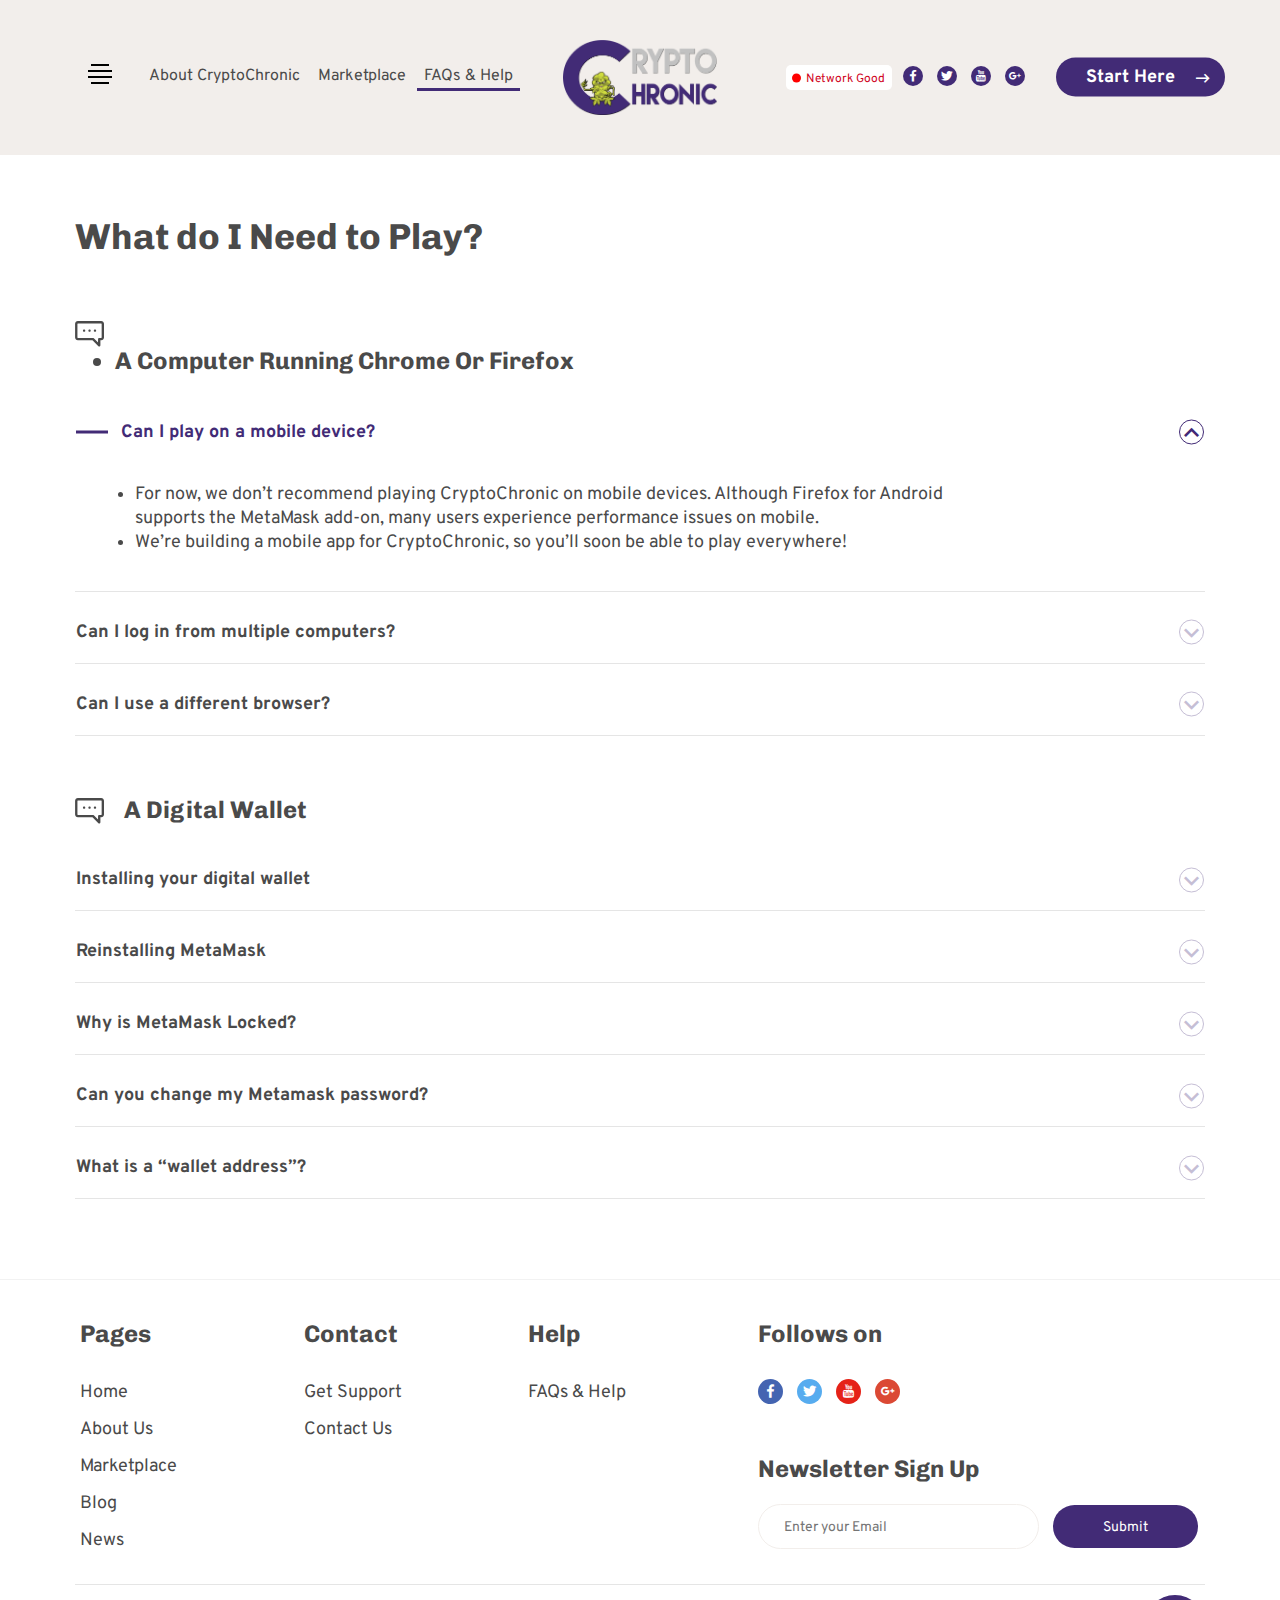
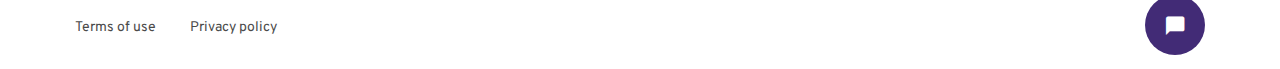
<file: faq.html>
<!DOCTYPE html>
<html lang="en">

<head>
    <meta charset="utf-8">
    <meta http-equiv="X-UA-Compatible" content="IE=edge">
    <meta name="viewport" content="width=device-width, initial-scale=1, shrink-to-fit=no">

    <title>FAQ</title>

    <link href="assets/css/bootstrap.min.css" rel="stylesheet">
    <link href="assets/css/material-design-iconic-font.min.css" rel="stylesheet">
    <link href="assets/css/owl.carousel.min.css" rel="stylesheet">
    <link href="assets/css/magnific-popup.css" rel="stylesheet">
    <link href="assets/css/default.css" rel="stylesheet">
    <link href="assets/css/style.css" rel="stylesheet">
    <link href="assets/css/responsive.css" rel="stylesheet">

</head>

<body>
    <!-- Off-canvs-menu START -->
    <div class="off-canvs-menu align-items-center">
        <div class="close-btn">
            <i class="zmdi zmdi-close"></i>
        </div>
        <ul>
            <li><a href="News.html">News</a></li>
            <li><a href="blog.html">Blog</a></li>
            <div class="other-menu-mobile">
                <li><a href="#">About CryptoChronic</a></li>
                <li><a href="marketplace.html">Marketplace</a></li>
                <li><a href="faq.html">FAQs & Help</a></li>
            </div>
            <li><a href="#">Press</a></li>
            <li><a href="#">Contact Us</a></li>
            <li><a href="#">Register / Login</a></li>
        </ul>
        <div class="too-soical-menu too-soical-mobile">
            <a href="#"><i class="zmdi zmdi-facebook"></i></a>
            <a href="#"><i class="zmdi zmdi-twitter"></i></a>
            <a href="#"><i class="zmdi zmdi-youtube"></i></a>
            <a href="#"><i class="zmdi zmdi-google-plus"></i></a>
        </div>
    </div>
    <!-- Off-canvs-menu END -->


    <!-- Header-top START -->
    <div class="header-top header-transparent" id="sticky-header">
        <div class="container">
            <div class="row align-items-center">
                <div class="col-lg-5 col-md-7">
                    <div class="top-menu">
                        <div class="off-canvs-icon">
                            <a href="" class="menu-triger">
                                <span></span>
                                <span></span>
                                <span></span>
                                <span></span>
                            </a>
                        </div>
                        <ul>
                            <li><a href="about.html">About CryptoChronic</a></li>
                            <li><a href="marketplace.html">Marketplace</a></li>
                            <li><a class="active" href="faq.html">FAQs & Help</a></li>
                        </ul>
                    </div>
                </div>
                <div class="col-lg-2 col-md-2 text-center">
                    <div class="site-logo">
                        <a href="index.html">
                            <img src="assets/img/header-image-logo.png" alt='CryptoChronic-Logo' />
                        </a>
                    </div>
                </div>
                <div class="col-lg-5 col-md-3 text-right">
                    <div class="good-network">
                        <p>Network Good</p>
                    </div>
                    <div class="too-soical-menu">
                        <a href="#"><i class="zmdi zmdi-facebook"></i></a>
                        <a href="#"><i class="zmdi zmdi-twitter"></i></a>
                        <a href="#"><i class="zmdi zmdi-youtube"></i></a>
                        <a href="#"><i class="zmdi zmdi-google-plus"></i></a>
                    </div>
                    <div class="header-top-btn">
                        <a href="#" class="start-btn">Start Here <i class="zmdi zmdi-long-arrow-right"></i></a>
                    </div>
                </div>
            </div>
        </div>
    </div>
    <!-- Header-top END -->


    <!--     FAQ AREA START -->

    <div class="faq-section">
        <div class="container">
            <div class="row">
                <div class="col-lg-12">
                    <div id="accordion">
                        <h1 class="faq-tile">What do I Need to Play?</h1>
                        <h2 class="faq-tile"> <img src="assets/img/comment-icon.svg" alt="">
                            <ul>
                                <li>A Computer Running Chrome
                                    Or Firefox</li>
                            </ul>
                        </h2>
                        <div class="card">
                            <div class="card-header" id="headingfivee">
                                <h5 class="mb-0">
                                    <button class="btn btn-link" data-toggle="collapse" data-target="#collapsefivee"
                                        aria-expanded="true" aria-controls="collapsefivee">
                                        Can I play on a mobile device?
                                    </button>
                                </h5>
                            </div>

                            <div id="collapsefivee" class="collapse show" aria-labelledby="headingfivee" data-parent="#accordion">
                                <div class="card-body">
                                    <ul>
                                        <li>

                                            For now, we don’t recommend playing CryptoChronic on mobile devices.
                                            Although
                                            Firefox for Android supports the MetaMask add-on, many users experience
                                            performance
                                            issues on mobile.
                                        </li>
                                        <li>We’re building a mobile app for CryptoChronic, so you’ll soon be able to
                                            play everywhere!</li>
                                    </ul>
                                </div>
                            </div>
                        </div>


                        <div class="card">
                            <div class="card-header" id="headingTwo">
                                <h5 class="mb-0">
                                    <button class="btn btn-link collapsed" data-toggle="collapse" data-target="#collapseTwo"
                                        aria-expanded="false" aria-controls="collapseTwo">
                                        Can I log in from multiple computers?
                                    </button>
                                </h5>
                            </div>
                            <div id="collapseTwo" class="collapse" aria-labelledby="headingTwo" data-parent="#accordion">
                                <div class="card-body">
                                    <ul>
                                        <li>
                                            You can use CryptoChronic from multiple computers as long as you have
                                            MetaMask
                                            installed on both. When you log in to MetaMask on a new computer, it will
                                            request
                                            your “seed phrase” for verification. Copy your MetaMask seed phrase from
                                            the old
                                            computer to the new computer to ensure you have the same secure keys.
                                        </li>
                                    </ul>
                                </div>
                            </div>
                        </div>

                        <div class="card">
                            <div class="card-header" id="headingSix">
                                <h5 class="mb-0">
                                    <button class="btn btn-link collapsed" data-toggle="collapse" data-target="#collapseSix"
                                        aria-expanded="false" aria-controls="collapseSix">
                                        Can I use a different browser?
                                    </button>
                                </h5>
                            </div>
                            <div id="collapseSix" class="collapse" aria-labelledby="headingSix" data-parent="#accordion">
                                <div class="card-body">
                                    <ul>
                                        <li>We recommend sticking with Chrome or Firefox. It may be technically
                                            possible to use
                                            another browser, but we can’t guarantee optimal performance, so you may
                                            want to
                                            steer clear.</li>
                                    </ul>
                                </div>
                            </div>
                        </div>

                    </div>
                </div>
            </div>
            <div class="row mt-60">
                <div class="col-lg-12">
                    <div id="accordion">
                        <h2 class="faq-tile"> <img src="assets/img/comment-icon.svg" alt=""> A Digital Wallet</h2>
                        <div class="card">
                            <div class="card-header" id="headingTen">
                                <h5 class="mb-0">
                                    <button class="btn btn-link collapsed" data-toggle="collapse" data-target="#collapseTen"
                                        aria-expanded="true" aria-controls="collapseTen">
                                        Installing your digital wallet
                                    </button>
                                </h5>
                            </div>

                            <div id="collapseTen" class="collapse" aria-labelledby="headingTen" data-parent="#accordion">
                                <div class="card-body">
                                    <ul>
                                        <li>
                                            To use CryptoChronic, you need a digital wallet.
                                        </li>
                                        <li>
                                            We will have a proprietary and bespoke Gamified Wallet in place shortly
                                            after launch, but to enable our early
                                            adopters to reap the benefits of being early birds, we support all digital
                                            wallets, but if you don’t already
                                            have one, we recommend MetaMask. It’s simple and easy to use, plus a fox is
                                            practically a Cannabis Strain.

                                        </li>
                                        <li>You’ll need to put money in your wallet to make your first purchase. We can
                                            show you how to do that, too.</li>
                                        <li>Note: A digital wallet like MetaMask acts like a bank account—treat it with
                                            respect and make sure you don’t
                                            forget your password or the seed words.</li>
                                    </ul>
                                </div>
                            </div>
                        </div>


                        <div class="card">
                            <div class="card-header" id="heading11">
                                <h5 class="mb-0">
                                    <button class="btn btn-link collapsed" data-toggle="collapse" data-target="#collapse11"
                                        aria-expanded="false" aria-controls="collapse11">
                                        Reinstalling MetaMask
                                    </button>
                                </h5>
                            </div>
                            <div id="collapse11" class="collapse" aria-labelledby="heading11" data-parent="#accordion">
                                <div class="card-body">
                                    <ul>
                                        <li>Some users need to uninstall and reinstall MetaMask because the app needs a
                                            refresh. As long as you kept your seed words safe, this is very easy! Just
                                            delete the extension, reinstall it, and import your twelve seed words. Then
                                            you’ll set the password you want to use (this can be the same one you used
                                            before or a whole new password), and confirm your email address and
                                            username again on the CryptoChronic website.</li>
                                    </ul>
                                </div>
                            </div>
                        </div>

                        <div class="card">
                            <div class="card-header" id="heading13">
                                <h5 class="mb-0">
                                    <button class="btn btn-link collapsed" data-toggle="collapse" data-target="#collapse13"
                                        aria-expanded="false" aria-controls="collapse13">
                                        Why is MetaMask Locked?
                                    </button>
                                </h5>
                            </div>
                            <div id="collapse13" class="collapse" aria-labelledby="heading13" data-parent="#accordion">
                                <div class="card-body">
                                    <ul>
                                        <li>Occasionally the ‘My Profile’ page displays a lock screen. This happens
                                            because MetaMask automatically locks your account after a certain period of
                                            time. To unlock, simply click on the MetaMask extension and type in your
                                            password. </li>
                                    </ul>>
                                </div>
                            </div>
                        </div>

                        <div class="card">
                            <div class="card-header" id="heading14">
                                <h5 class="mb-0">
                                    <button class="btn btn-link collapsed" data-toggle="collapse" data-target="#collapse14"
                                        aria-expanded="false" aria-controls="collapse14">
                                        Can you change my Metamask password?
                                    </button>
                                </h5>
                            </div>
                            <div id="collapse14" class="collapse" aria-labelledby="heading14" data-parent="#accordion">
                                <div class="card-body">
                                    <ul>
                                        <li>No, we can’t. MetaMask is an independent wallet that CryptoChronic does not
                                            in any way control. Although this means we can’t help with resetting
                                            passwords, it also means we can never forcibly remove assets from your
                                            wallet. Your Chronics are stored in your wallet, not our databases, and
                                            your wallet belongs to you.</li>
                                    </ul>>
                                </div>
                            </div>
                        </div>

                        <div class="card">
                            <div class="card-header" id="heading15">
                                <h5 class="mb-0">
                                    <button class="btn btn-link collapsed" data-toggle="collapse" data-target="#collapse15"
                                        aria-expanded="false" aria-controls="collapse15">
                                        What is a “wallet address”?
                                    </button>
                                </h5>
                            </div>
                            <div id="collapse15" class="collapse" aria-labelledby="heading15" data-parent="#accordion">
                                <div class="card-body">
                                    <ul>
                                        <li>Your public wallet address (e.g. 0xaba935f589805095a892ecefdb6eb83eff45d67)
                                            is a unique identifier for your wallet. It’s like a name. You can share it
                                            freely with others, and it’s used to direct assets to your wallet.</li>
                                    </ul>>
                                </div>
                            </div>
                        </div>

                    </div>
                </div>
            </div>
        </div>
    </div>

    <!--     FAQ AREA END -->



    <!-- Footer-area START -->
    <div class="footer-area mt-80 mb-30">
        <div class="container">
            <div class="row">
                <div class="col-lg-7">
                    <div class="row">
                        <div class="col-lg-4 col-md-4 colsm-6">
                            <div class="footer-menu">
                                <h4 class="footer-menu-title">Pages</h4>
                                <a href="#">Home</a>
                                <a href="#">About Us</a>
                                <a href="#">Marketplace</a>
                                <a href="#">Blog</a>
                                <a href="#">News</a>
                            </div>
                        </div>
                        <div class="col-lg-4 col-md-4 colsm-6">
                            <div class="footer-menu">
                                <h4 class="footer-menu-title">Contact</h4>
                                <a href="#">Get Support</a>
                                <a href="#">Contact Us</a>
                            </div>
                        </div>
                        <div class="col-lg-4 col-md-4 colsm-6">
                            <div class="footer-menu">
                                <h4 class="footer-menu-title">Help</h4>
                                <a href="#">FAQs & Help</a>
                            </div>
                        </div>
                    </div>
                </div>
                <div class="col-lg-5">
                    <div class="follow-on">
                        <div class="social-div">
                            <h4 class="footer-menu-title">Follows on</h4>
                            <div class="footer-social-menu">
                                <a href="#"><i class="zmdi zmdi-facebook"></i></a>
                                <a href="#"><i class="zmdi zmdi-twitter"></i></a>
                                <a href="#"><i class="zmdi zmdi-youtube"></i></a>
                                <a href="#"><i class="zmdi zmdi-google-plus"></i></a>
                            </div>
                        </div>

                        <div class="footer-newsletter">
                            <h4>Newsletter Sign Up</h4>
                            <form action="#" method="POST">
                                <input type="email" placeholder="Enter your Email">
                                <button type="submit">Submit</button>
                            </form>
                        </div>
                    </div>
                </div>
            </div>

            <div class="row">
                <div class="col-lg-12">
                    <div class="copyright">
                        <div class="copyright-menu">
                            <a href="#">Terms of use</a>
                            <a href="#">Privacy policy</a>
                        </div>

                        <div class="comment-menu">
                            <a href="#"><i class="zmdi zmdi-comment"></i></a>
                        </div>
                    </div>
                </div>
            </div>
        </div>
    </div>

    <!-- jQuery first, then Popper.js, then Bootstrap JS -->
    <script src="assets/js/jquery.min.js"></script>
    <script src="assets/js/Popper.js"></script>
    <script src="assets/js/bootstrap.min.js"></script>
    <script src="assets/js/owl.carousel.min.js"></script>
    <script src="assets/js/jquery.magnific-popup.min.js"></script>
    <script src="assets/js/main.js"></script>
</body>

</html>
</file>
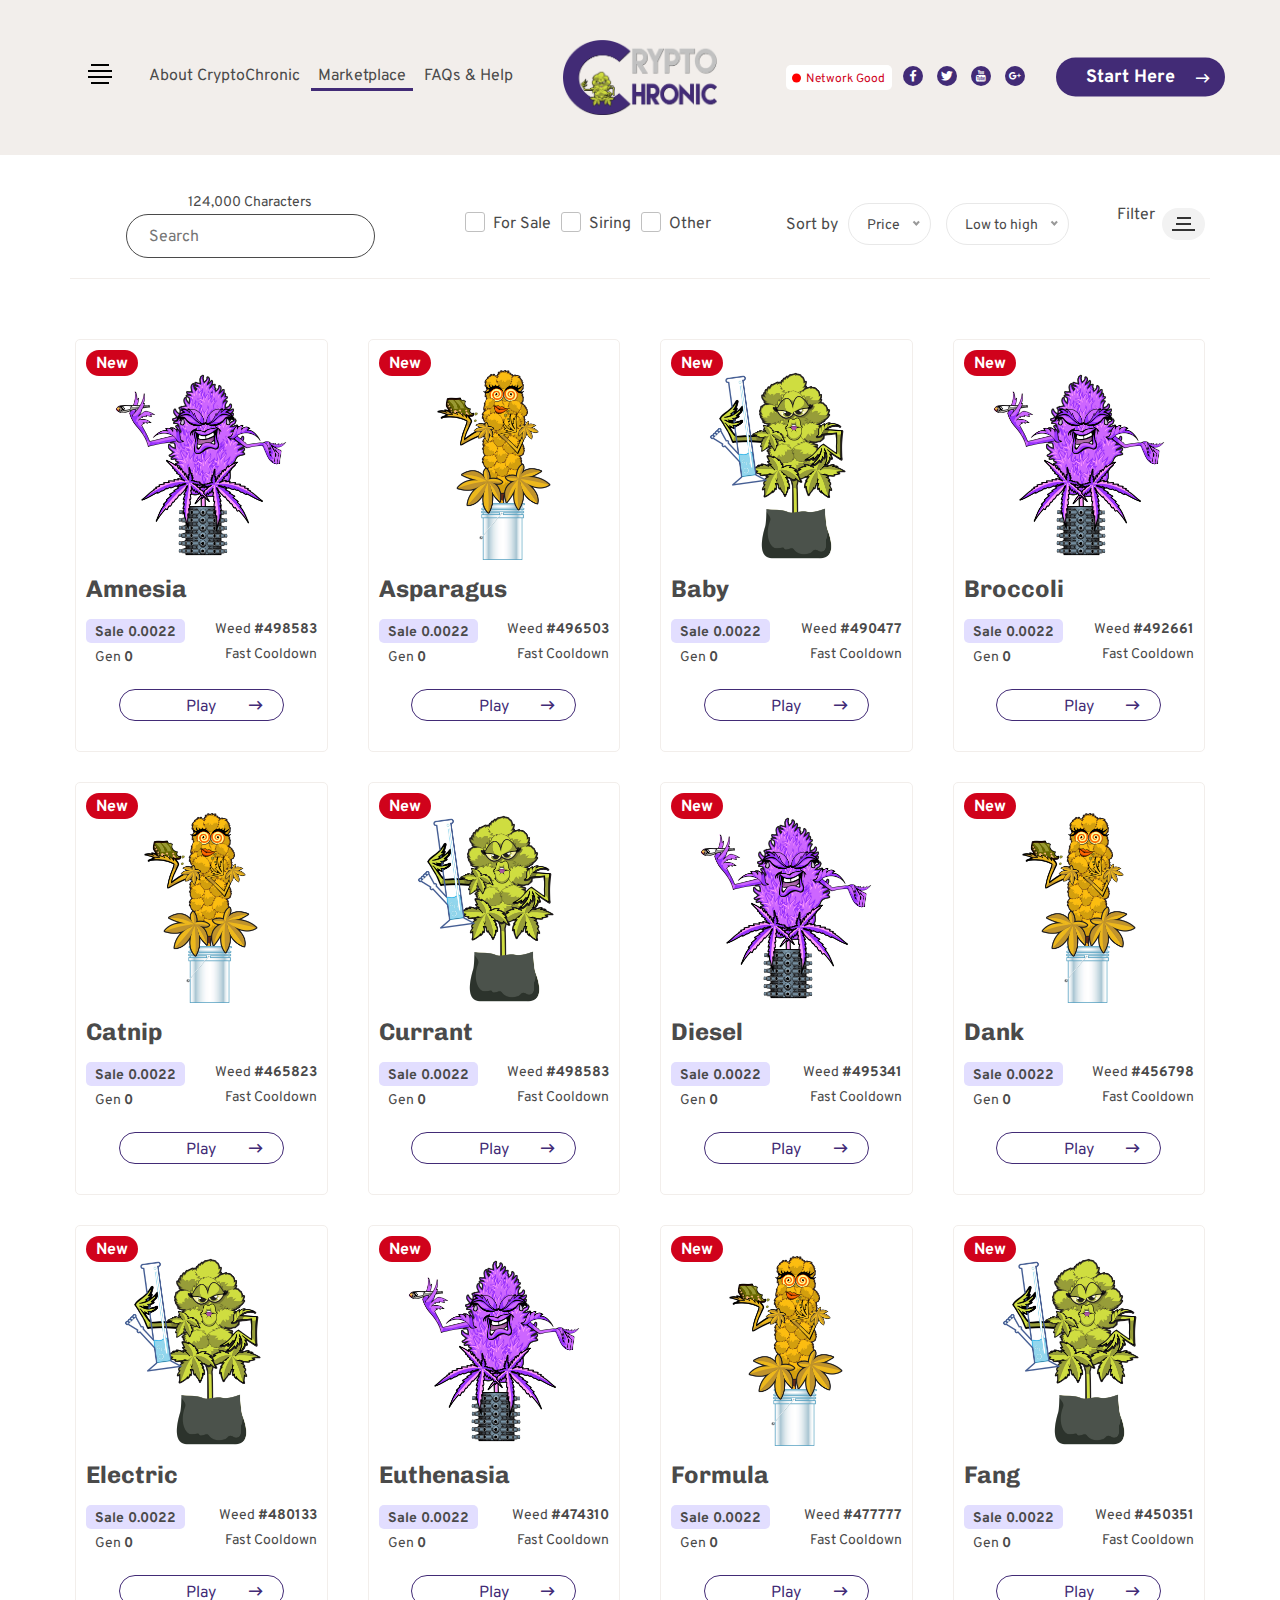
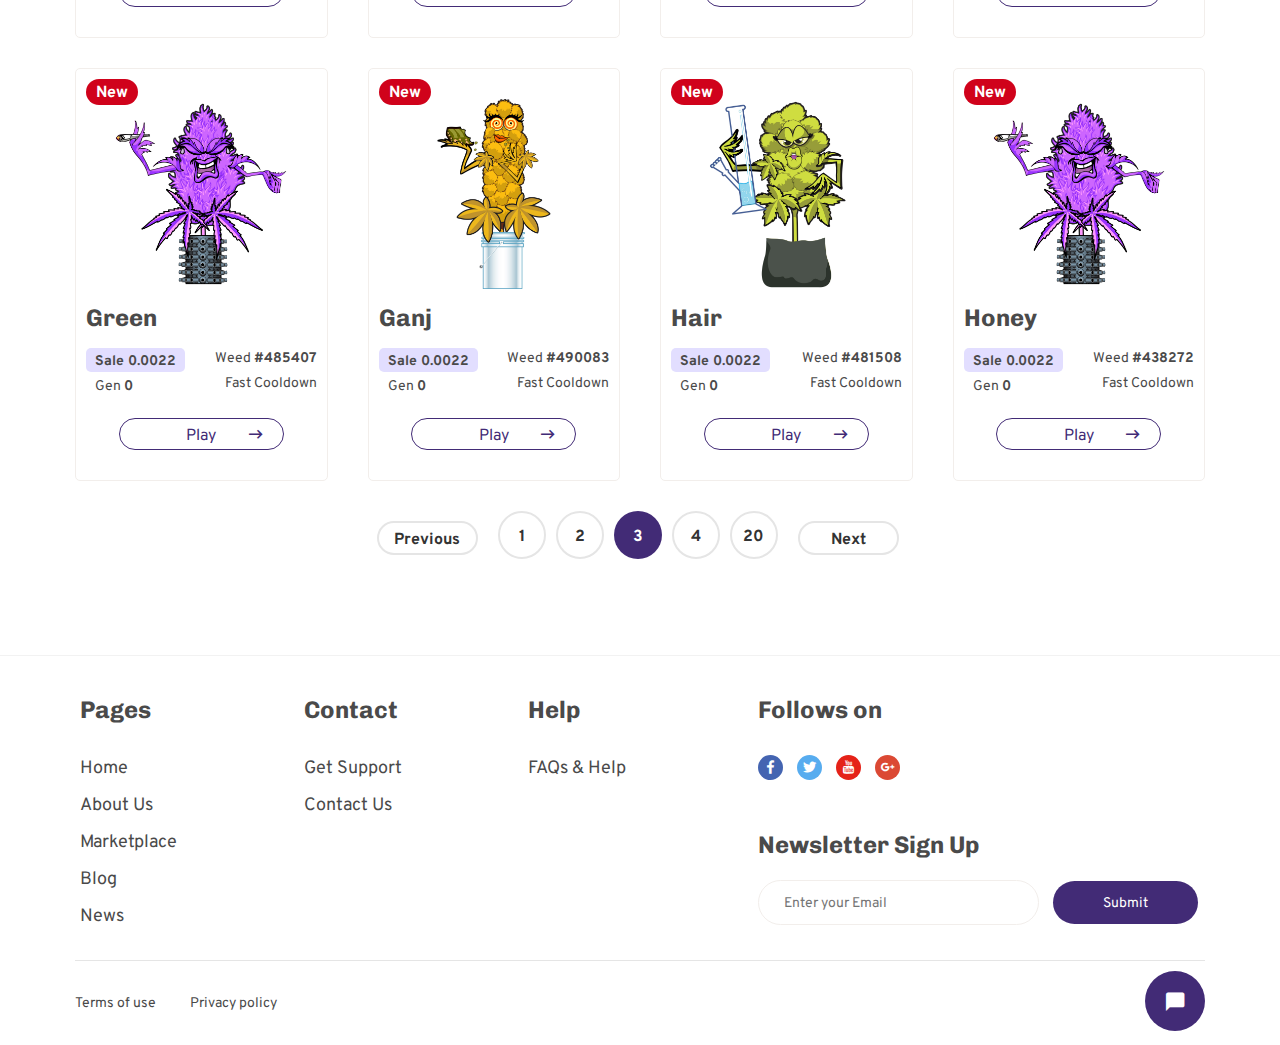
<file: marketplace.html>
<!DOCTYPE html>
<html lang="en">

<head>
  <meta charset="utf-8">
  <meta http-equiv="X-UA-Compatible" content="IE=edge">
  <meta name="viewport" content="width=device-width, initial-scale=1, shrink-to-fit=no">

  <title>Marketplace</title>

  <link href="assets/css/bootstrap.min.css" rel="stylesheet">
  <link href="assets/css/material-design-iconic-font.min.css" rel="stylesheet">
  <link href="assets/css/owl.carousel.min.css" rel="stylesheet">
  <link href="assets/css/animation.css" rel="stylesheet">
  <link href="assets/css/magic-check.css" rel="stylesheet">
  <link href="assets/css/nice-select.css" rel="stylesheet">
  <link href="assets/css/default.css" rel="stylesheet">
  <link href="assets/css/style.css" rel="stylesheet">
  <link href="assets/css/responsive.css" rel="stylesheet">

</head>

<body>

  <!-- Off-canvs-menu START -->
  <div class="off-canvs-menu align-items-center">
    <div class="close-btn">
      <i class="zmdi zmdi-close"></i>
    </div>
    <ul>
      <li><a href="News.html">News</a></li>
      <li><a href="blog.html">Blog</a></li>
      <div class="other-menu-mobile">
        <li><a href="#">About CryptoChronic</a></li>
        <li><a href="marketplace.html">Marketplace</a></li>
        <li><a href="faq.html">FAQs & Help</a></li>
      </div>
      <li><a href="#">Press</a></li>
      <li><a href="#">Contact Us</a></li>
      <li><a href="#">Register / Login</a></li>
    </ul>
    <div class="too-soical-menu too-soical-mobile">
      <a href="#"><i class="zmdi zmdi-facebook"></i></a>
      <a href="#"><i class="zmdi zmdi-twitter"></i></a>
      <a href="#"><i class="zmdi zmdi-youtube"></i></a>
      <a href="#"><i class="zmdi zmdi-google-plus"></i></a>
    </div>
  </div>
  <!-- Off-canvs-menu END -->

  <!-- Header-top START -->
  <div class="header-top header-transparent" id="sticky-header">
    <div class="container">
      <div class="row align-items-center">
        <div class="col-lg-5 col-md-7">
          <div class="top-menu">
            <div class="off-canvs-icon">
              <a href="" class="menu-triger">
                <span></span>
                <span></span>
                <span></span>
                <span></span>
              </a>
            </div>
            <ul>
              <li><a href="about.html">About CryptoChronic</a></li>
              <li><a class="active" href="marketplace.html">Marketplace</a></li>
              <li><a href="faq.html">FAQs & Help</a></li>
            </ul>
          </div>
        </div>
        <div class="col-lg-2 col-md-2 text-center">
          <div class="site-logo">
            <a href="index.html">
              <img src="assets/img/header-image-logo.png" alt='CryptoChronic-Logo' />
            </a>
          </div>
        </div>
        <div class="col-lg-5 col-md-3 text-right">
          <div class="good-network">
            <p>Network Good</p>
          </div>
          <div class="too-soical-menu">
            <a href="#"><i class="zmdi zmdi-facebook"></i></a>
            <a href="#"><i class="zmdi zmdi-twitter"></i></a>
            <a href="#"><i class="zmdi zmdi-youtube"></i></a>
            <a href="#"><i class="zmdi zmdi-google-plus"></i></a>
          </div>
          <div class="header-top-btn">
            <a href="#" class="start-btn">Start Here <i class="zmdi zmdi-long-arrow-right"></i></a>
          </div>
        </div>
      </div>
    </div>
  </div>
  <!-- Header-top END -->

  <!-- Product-topbar START -->
  <div class="product-topbar">
    <div class="container">
      <div class="product-topbar-border">
        <div class="row text-center align-items-center static-postion">
          <div class="col-lg-4 col-md-4 static">
            <div class="product-search-box">
              <span>124,000 Characters</span>
              <input type="search" placeholder="Search">
            </div>
          </div>
          <div class="col-lg-3 col-md-2 static">
            <div class="product-search-tag">
              <div class="signle-checkbox">
                <input class="magic-checkbox" type="checkbox" name="layout" id="1" value="option">
                <label for="1"></label>
                <label class="text" for="1">
                  For Sale
                </label>
              </div>
              <div class="signle-checkbox">
                <input class="magic-checkbox" type="checkbox" name="layout" id="2" value="option">
                <label for="2"></label>
                <label class="text" for="2">
                  Siring
                </label>
              </div>
              <div class="signle-checkbox">
                <input class="magic-checkbox" type="checkbox" name="layout" id="3" value="option">
                <label for="3"></label>
                <label class="text" for="3">
                  Other
                </label>
              </div>
            </div>
          </div>

          <div class="col-lg-4 col-md-4 static">
            <div class="short-by-select">
              <div class="price-select">
                <label for="#">Sort by</label>
                <select name="" id="">
                  <option value="#">Price</option>
                  <option value="#">Price</option>
                  <option value="#">Price</option>
                  <option value="#">Price</option>
                </select>
              </div>
              <div class="price-select">
                <select name="" id="">
                  <option value="#">Low to high</option>
                  <option value="#">Low to high</option>
                  <option value="#">Low to high</option>
                  <option value="#">Low to high</option>
                </select>
              </div>
            </div>
          </div>

          <div class="col-lg-1 col-md-2 static">
            <div class="filter-secton">
              <span>Filter</span>
              <div class="filter-icon">
                <span></span>
                <span></span>
                <span></span>
              </div>
              <div class="filter-box">
                <div class="row">
                  <div class="col-lg-4 col-md-4 static">
                    <div class="singgle-filter-item">
                      <h4 class="filter-title">Style</h4>
                      <ul>
                        <li>
                          <input class="magic-radio" type="radio" name="radio" id="12"><label for="12">Normal</label>
                        </li>
                        <li>
                          <input class="magic-radio" type="radio" name="radio" id="13"><label for="13">Normal</label>
                        </li>
                        <li>
                          <input class="magic-radio" type="radio" name="radio" id="14"><label for="14">Normal</label>
                        </li>
                      </ul>
                    </div>
                  </div>
                  <div class="col-lg-4 col-md-4">
                    <div class="singgle-filter-item">
                      <h4 class="filter-title">Style</h4>
                      <ul>
                        <li>
                          <input class="magic-radio" type="radio" name="radio" id="15"><label for="15">Normal</label>
                        </li>
                        <li>
                          <input class="magic-radio" type="radio" name="radio" id="16"><label for="16">Normal</label>
                        </li>
                        <li>
                          <input class="magic-radio" type="radio" name="radio" id="17"><label for="17">Normal</label>
                        </li>
                      </ul>
                    </div>
                  </div>
                  <div class="col-lg-4 col-md-4">
                    <div class="singgle-filter-item">
                      <h4 class="filter-title">Genaration</h4>
                      <select name="" id="">
                        <option value="">Filter</option>
                        <option value="">Filter</option>
                        <option value="">Filter</option>
                        <option value="">Filter</option>
                        <option value="">Filter</option>
                      </select>
                    </div>
                  </div>
                </div>
              </div>
            </div>
          </div>
        </div>
      </div>
    </div>
  </div>
  <!-- Product-topbar END -->


  <!-- all-product-area START -->
  <div class="all-product-area">
    <div class="container">
      <div class="row">
        <div class="col-lg-3 col-md-6">
          <div class="single-product-items">
            <div class="new-product-text">
              New
            </div>
            <div class="proudct-img">
              <img src="assets/img/product-img-1.svg" alt="">
            </div>
            <div class="product-text">
              <h4>Amnesia</h4>
              <div class="single-list-text">
                <p class="product-clr-border">Sale 0.0022</p>
                <span>Weed <strong>#498583</strong></span>
              </div>
              <div class="single-list-text">
                <p>Gen <strong>0</strong></p>
                <span>Fast Cooldown</span>
              </div>
              <div class="product-btn">
                <a href="#" class="play-btn">Play<i class="zmdi zmdi-long-arrow-right"></i></a>
              </div>
            </div>
          </div>
        </div>
        <div class="col-lg-3 col-md-6">
          <div class="single-product-items">
            <div class="new-product-text">
              New
            </div>
            <div class="proudct-img">
              <img src="assets/img/product-img-2.svg" alt="">
            </div>
            <div class="product-text">
              <h4>Asparagus</h4>
              <div class="single-list-text">
                <p class="product-clr-border">Sale 0.0022</p>
                <span>Weed <strong>#496503</strong></span>
              </div>
              <div class="single-list-text">
                <p>Gen <strong>0</strong></p>
                <span>Fast Cooldown</span>
              </div>
              <div class="product-btn">
                <a href="#" class="play-btn">Play<i class="zmdi zmdi-long-arrow-right"></i></a>
              </div>
            </div>
          </div>
        </div>
        <div class="col-lg-3 col-md-6">
          <div class="single-product-items">
            <div class="new-product-text">
              New
            </div>
            <div class="proudct-img">
              <img src="assets/img/product-img-3.svg" alt="">
            </div>
            <div class="product-text">
              <h4>Baby</h4>
              <div class="single-list-text">
                <p class="product-clr-border">Sale 0.0022</p>
                <span>Weed <strong>#490477</strong></span>
              </div>
              <div class="single-list-text">
                <p>Gen <strong>0</strong></p>
                <span>Fast Cooldown</span>
              </div>
              <div class="product-btn">
                <a href="#" class="play-btn">Play<i class="zmdi zmdi-long-arrow-right"></i></a>
              </div>
            </div>
          </div>
        </div>
        <div class="col-lg-3 col-md-6">
          <div class="single-product-items">
            <div class="new-product-text">
              New
            </div>
            <div class="proudct-img">
              <img src="assets/img/product-img-1.svg" alt="">
            </div>
            <div class="product-text">
              <h4>Broccoli</h4>
              <div class="single-list-text">
                <p class="product-clr-border">Sale 0.0022</p>
                <span>Weed <strong>#492661</strong></span>
              </div>
              <div class="single-list-text">
                <p>Gen <strong>0</strong></p>
                <span>Fast Cooldown</span>
              </div>
              <div class="product-btn">
                <a href="#" class="play-btn">Play<i class="zmdi zmdi-long-arrow-right"></i></a>
              </div>
            </div>
          </div>
        </div>
        <div class="col-lg-3 col-md-6">
          <div class="single-product-items">
            <div class="new-product-text">
              New
            </div>
            <div class="proudct-img">
              <img src="assets/img/product-img-2.svg" alt="">
            </div>
            <div class="product-text">
              <h4>Catnip</h4>
              <div class="single-list-text">
                <p class="product-clr-border">Sale 0.0022</p>
                <span>Weed <strong>#465823</strong></span>
              </div>
              <div class="single-list-text">
                <p>Gen <strong>0</strong></p>
                <span>Fast Cooldown</span>
              </div>
              <div class="product-btn">
                <a href="#" class="play-btn">Play<i class="zmdi zmdi-long-arrow-right"></i></a>
              </div>
            </div>
          </div>
        </div>
        <div class="col-lg-3 col-md-6">
          <div class="single-product-items">
            <div class="new-product-text">
              New
            </div>
            <div class="proudct-img">
              <img src="assets/img/product-img-3.svg" alt="">
            </div>
            <div class="product-text">
              <h4>Currant</h4>
              <div class="single-list-text">
                <p class="product-clr-border">Sale 0.0022</p>
                <span>Weed <strong>#498583</strong></span>
              </div>
              <div class="single-list-text">
                <p>Gen <strong>0</strong></p>
                <span>Fast Cooldown</span>
              </div>
              <div class="product-btn">
                <a href="#" class="play-btn">Play<i class="zmdi zmdi-long-arrow-right"></i></a>
              </div>
            </div>
          </div>
        </div>
        <div class="col-lg-3 col-md-6">
          <div class="single-product-items">
            <div class="new-product-text">
              New
            </div>
            <div class="proudct-img">
              <img src="assets/img/product-img-1.svg" alt="">
            </div>
            <div class="product-text">
              <h4>Diesel</h4>
              <div class="single-list-text">
                <p class="product-clr-border">Sale 0.0022</p>
                <span>Weed <strong>#495341</strong></span>
              </div>
              <div class="single-list-text">
                <p>Gen <strong>0</strong></p>
                <span>Fast Cooldown</span>
              </div>
              <div class="product-btn">
                <a href="#" class="play-btn">Play<i class="zmdi zmdi-long-arrow-right"></i></a>
              </div>
            </div>
          </div>
        </div>
        <div class="col-lg-3 col-md-6">
          <div class="single-product-items">
            <div class="new-product-text">
              New
            </div>
            <div class="proudct-img">
              <img src="assets/img/product-img-2.svg" alt="">
            </div>
            <div class="product-text">
              <h4>Dank</h4>
              <div class="single-list-text">
                <p class="product-clr-border">Sale 0.0022</p>
                <span>Weed <strong>#456798</strong></span>
              </div>
              <div class="single-list-text">
                <p>Gen <strong>0</strong></p>
                <span>Fast Cooldown</span>
              </div>
              <div class="product-btn">
                <a href="#" class="play-btn">Play<i class="zmdi zmdi-long-arrow-right"></i></a>
              </div>
            </div>
          </div>
        </div>
        <div class="col-lg-3 col-md-6">
          <div class="single-product-items">
            <div class="new-product-text">
              New
            </div>
            <div class="proudct-img">
              <img src="assets/img/product-img-3.svg" alt="">
            </div>
            <div class="product-text">
              <h4>Electric</h4>
              <div class="single-list-text">
                <p class="product-clr-border">Sale 0.0022</p>
                <span>Weed <strong>#480133</strong></span>
              </div>
              <div class="single-list-text">
                <p>Gen <strong>0</strong></p>
                <span>Fast Cooldown</span>
              </div>
              <div class="product-btn">
                <a href="#" class="play-btn">Play<i class="zmdi zmdi-long-arrow-right"></i></a>
              </div>
            </div>
          </div>
        </div>
        <div class="col-lg-3 col-md-6">
          <div class="single-product-items">
            <div class="new-product-text">
              New
            </div>
            <div class="proudct-img">
              <img src="assets/img/product-img-1.svg" alt="">
            </div>
            <div class="product-text">
              <h4>Euthenasia</h4>
              <div class="single-list-text">
                <p class="product-clr-border">Sale 0.0022</p>
                <span>Weed <strong>#474310</strong></span>
              </div>
              <div class="single-list-text">
                <p>Gen <strong>0</strong></p>
                <span>Fast Cooldown</span>
              </div>
              <div class="product-btn">
                <a href="#" class="play-btn">Play<i class="zmdi zmdi-long-arrow-right"></i></a>
              </div>
            </div>
          </div>
        </div>
        <div class="col-lg-3 col-md-6">
          <div class="single-product-items">
            <div class="new-product-text">
              New
            </div>
            <div class="proudct-img">
              <img src="assets/img/product-img-2.svg" alt="">
            </div>
            <div class="product-text">
              <h4>Formula</h4>
              <div class="single-list-text">
                <p class="product-clr-border">Sale 0.0022</p>
                <span>Weed <strong>#477777</strong></span>
              </div>
              <div class="single-list-text">
                <p>Gen <strong>0</strong></p>
                <span>Fast Cooldown</span>
              </div>
              <div class="product-btn">
                <a href="#" class="play-btn">Play<i class="zmdi zmdi-long-arrow-right"></i></a>
              </div>
            </div>
          </div>
        </div>
        <div class="col-lg-3 col-md-6">
          <div class="single-product-items">
            <div class="new-product-text">
              New
            </div>
            <div class="proudct-img">
              <img src="assets/img/product-img-3.svg" alt="">
            </div>
            <div class="product-text">
              <h4>Fang</h4>
              <div class="single-list-text">
                <p class="product-clr-border">Sale 0.0022</p>
                <span>Weed <strong>#450351</strong></span>
              </div>
              <div class="single-list-text">
                <p>Gen <strong>0</strong></p>
                <span>Fast Cooldown</span>
              </div>
              <div class="product-btn">
                <a href="#" class="play-btn">Play<i class="zmdi zmdi-long-arrow-right"></i></a>
              </div>
            </div>
          </div>
        </div>
        <div class="col-lg-3 col-md-6">
          <div class="single-product-items">
            <div class="new-product-text">
              New
            </div>
            <div class="proudct-img">
              <img src="assets/img/product-img-1.svg" alt="">
            </div>
            <div class="product-text">
              <h4>Green</h4>
              <div class="single-list-text">
                <p class="product-clr-border">Sale 0.0022</p>
                <span>Weed <strong>#485407</strong></span>
              </div>
              <div class="single-list-text">
                <p>Gen <strong>0</strong></p>
                <span>Fast Cooldown</span>
              </div>
              <div class="product-btn">
                <a href="#" class="play-btn">Play<i class="zmdi zmdi-long-arrow-right"></i></a>
              </div>
            </div>
          </div>
        </div>
        <div class="col-lg-3 col-md-6">
          <div class="single-product-items">
            <div class="new-product-text">
              New
            </div>
            <div class="proudct-img">
              <img src="assets/img/product-img-2.svg" alt="">
            </div>
            <div class="product-text">
              <h4>Ganj</h4>
              <div class="single-list-text">
                <p class="product-clr-border">Sale 0.0022</p>
                <span>Weed <strong>#490083</strong></span>
              </div>
              <div class="single-list-text">
                <p>Gen <strong>0</strong></p>
                <span>Fast Cooldown</span>
              </div>
              <div class="product-btn">
                <a href="#" class="play-btn">Play<i class="zmdi zmdi-long-arrow-right"></i></a>
              </div>
            </div>
          </div>
        </div>
        <div class="col-lg-3 col-md-6">
          <div class="single-product-items">
            <div class="new-product-text">
              New
            </div>
            <div class="proudct-img">
              <img src="assets/img/product-img-3.svg" alt="">
            </div>
            <div class="product-text">
              <h4>Hair</h4>
              <div class="single-list-text">
                <p class="product-clr-border">Sale 0.0022</p>
                <span>Weed <strong>#481508</strong></span>
              </div>
              <div class="single-list-text">
                <p>Gen <strong>0</strong></p>
                <span>Fast Cooldown</span>
              </div>
              <div class="product-btn">
                <a href="#" class="play-btn">Play<i class="zmdi zmdi-long-arrow-right"></i></a>
              </div>
            </div>
          </div>
        </div>
        <div class="col-lg-3 col-md-6">
          <div class="single-product-items">
            <div class="new-product-text">
              New
            </div>
            <div class="proudct-img">
              <img src="assets/img/product-img-1.svg" alt="">
            </div>
            <div class="product-text">
              <h4>Honey</h4>
              <div class="single-list-text">
                <p class="product-clr-border">Sale 0.0022</p>
                <span>Weed <strong>#438272</strong></span>
              </div>
              <div class="single-list-text">
                <p>Gen <strong>0</strong></p>
                <span>Fast Cooldown</span>
              </div>
              <div class="product-btn">
                <a href="#" class="play-btn">Play<i class="zmdi zmdi-long-arrow-right"></i></a>
              </div>
            </div>
          </div>
        </div>
      </div>

      <div class="row">
        <div class="col-md-12">
          <div class="pagination-area">
            <nav aria-label="Page navigation example">
              <ul class="pagination justify-content-center">
                <li class="page-item">
                  <a class="page-link" href="#" tabindex="-1">Previous</a>
                </li>
                <li class="page-item"><a class="page-link" href="#">1</a></li>
                <li class="page-item"><a class="page-link" href="#">2</a></li>
                <li class="page-item active"><a class="page-link" href="#">3</a></li>
                <li class="page-item"><a class="page-link" href="#">4</a></li>
                <li class="page-item"><a class="page-link" href="#">20</a></li>
                <li class="page-item">
                  <a class="page-link" href="#">Next</a>
                </li>
              </ul>
            </nav>
          </div>
        </div>
      </div>
    </div>
  </div>
  <!-- all-product-area END -->

  <!-- Footer-area START -->
  <div class="footer-area mt-80 mb-30">
    <div class="container">
      <div class="row">
        <div class="col-lg-7">
          <div class="row">
            <div class="col-lg-4 col-md-4 colsm-6">
              <div class="footer-menu">
                <h4 class="footer-menu-title">Pages</h4>
                <a href="#">Home</a>
                <a href="#">About Us</a>
                <a href="#">Marketplace</a>
                <a href="#">Blog</a>
                <a href="#">News</a>
              </div>
            </div>
            <div class="col-lg-4 col-md-4 colsm-6">
              <div class="footer-menu">
                <h4 class="footer-menu-title">Contact</h4>
                <a href="#">Get Support</a>
                <a href="#">Contact Us</a>
              </div>
            </div>
            <div class="col-lg-4 col-md-4 colsm-6">
              <div class="footer-menu">
                <h4 class="footer-menu-title">Help</h4>
                <a href="#">FAQs & Help</a>
              </div>
            </div>
          </div>
        </div>
        <div class="col-lg-5">
          <div class="follow-on">
            <div class="social-div">
              <h4 class="footer-menu-title">Follows on</h4>
              <div class="footer-social-menu">
                <a href="#"><i class="zmdi zmdi-facebook"></i></a>
                <a href="#"><i class="zmdi zmdi-twitter"></i></a>
                <a href="#"><i class="zmdi zmdi-youtube"></i></a>
                <a href="#"><i class="zmdi zmdi-google-plus"></i></a>
              </div>
            </div>

            <div class="footer-newsletter">
              <h4>Newsletter Sign Up</h4>
              <form action="#" method="POST">
                <input type="email" placeholder="Enter your Email">
                <button type="submit">Submit</button>
              </form>
            </div>
          </div>
        </div>
      </div>

      <div class="row">
        <div class="col-lg-12">
          <div class="copyright">
            <div class="copyright-menu">
              <a href="#">Terms of use</a>
              <a href="#">Privacy policy</a>
            </div>

            <div class="comment-menu">
              <a href="#"><i class="zmdi zmdi-comment"></i></a>
            </div>
          </div>
        </div>
      </div>
    </div>
  </div>
  <!-- jQuery first, then Popper.js, then Bootstrap JS -->
  <script src="assets/js/jquery.min.js"></script>
  <script src="assets/js/Popper.js"></script>
  <script src="assets/js/bootstrap.min.js"></script>
  <script src="assets/js/owl.carousel.min.js"></script>
  <script src="assets/js/jquery.nice-select.js"></script>
  <script>
    $('select').niceSelect();
  </script>
  <script src="assets/js/main.js"></script>
</body>

</html>
</file>
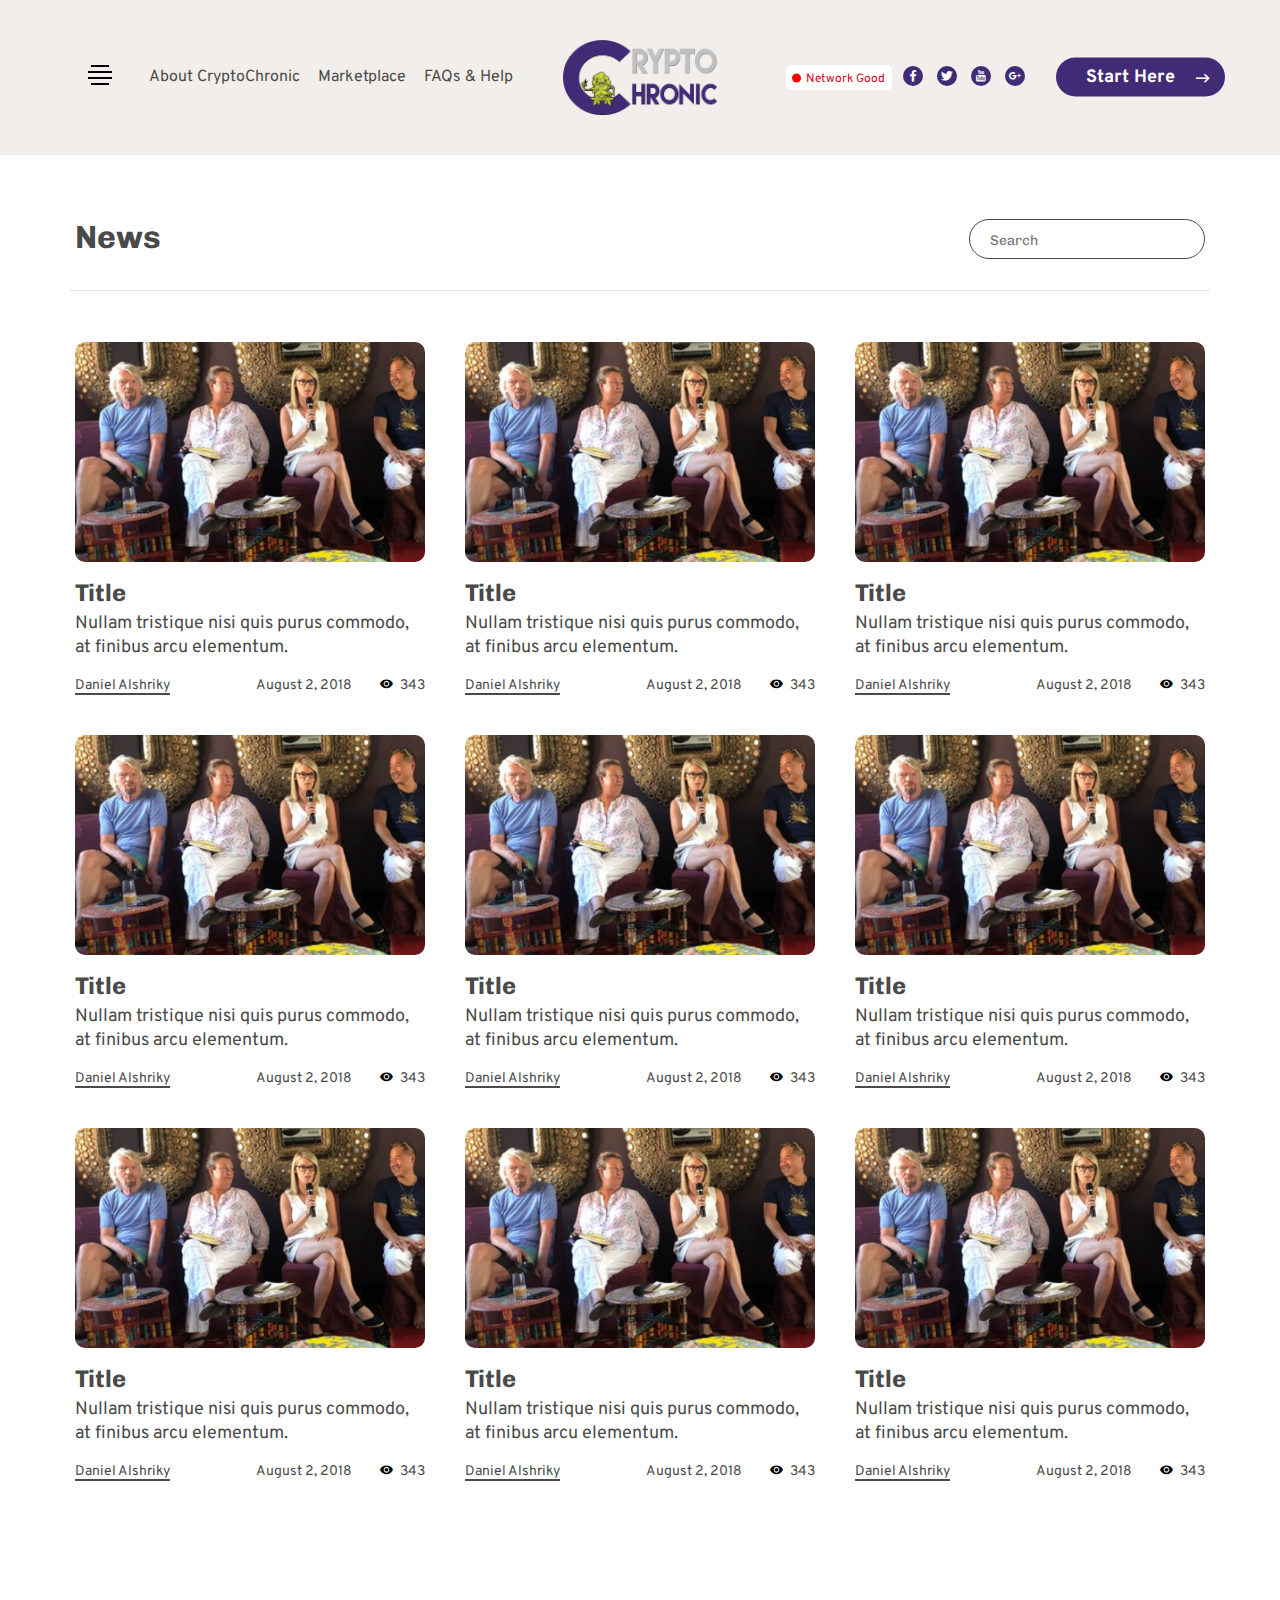
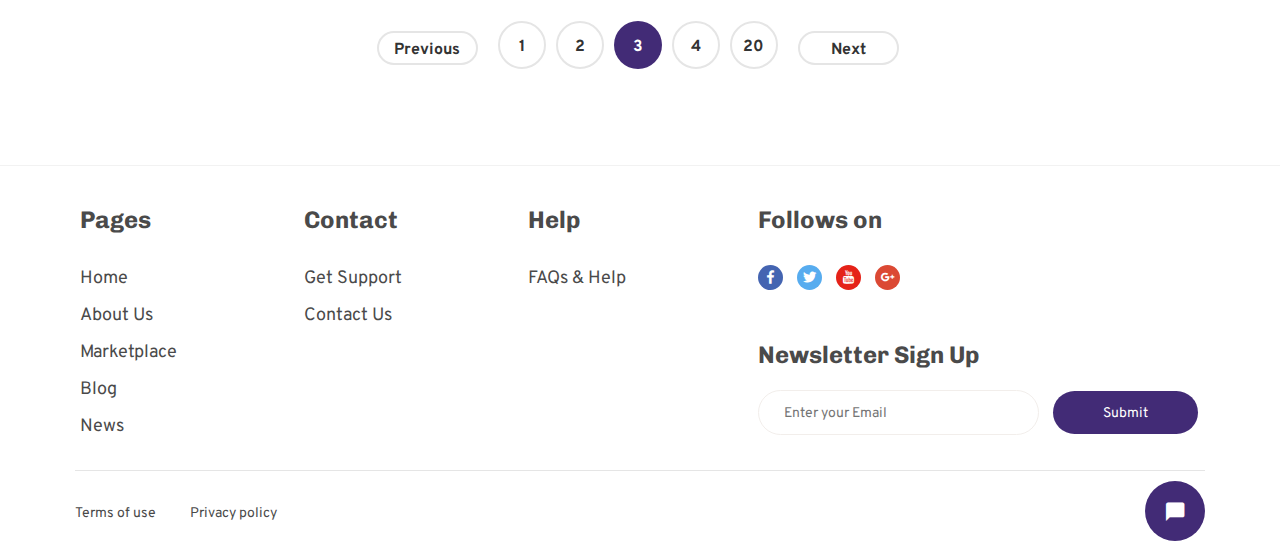
<file: News.html>
<!DOCTYPE html>
<html lang="en">
<head>
    <meta charset="utf-8">
    <meta http-equiv="X-UA-Compatible" content="IE=edge">
    <meta name="viewport" content="width=device-width, initial-scale=1, shrink-to-fit=no">

    <title>News</title>

    <link href="assets/css/bootstrap.min.css" rel="stylesheet">
    <link href="assets/css/material-design-iconic-font.min.css" rel="stylesheet">
    <link href="assets/css/owl.carousel.min.css" rel="stylesheet">
    <link href="assets/css/animation.css" rel="stylesheet">
    <link href="assets/css/default.css" rel="stylesheet">
    <link href="assets/css/style.css" rel="stylesheet">
    <link href="assets/css/responsive.css" rel="stylesheet">

</head>
<body>

<!-- Off-canvs-menu START -->
        <div class="off-canvs-menu align-items-center">
            <div class="close-btn">
                <i class="zmdi zmdi-close"></i>
            </div>
            <ul>
                <li><a href="News.html">News</a></li>
                <li><a href="blog.html">Blog</a></li>
                <div class="other-menu-mobile">
                    <li><a href="#">About CryptoChronic</a></li>
                    <li><a href="marketplace.html">Marketplace</a></li>
                    <li><a href="faq.html">FAQs & Help</a></li>
                </div>
                <li><a href="#">Press</a></li>
                <li><a href="#">Contact Us</a></li>
                <li><a href="#">Register / Login</a></li>
            </ul>
            <div class="too-soical-menu too-soical-mobile">
                <a href="#"><i class="zmdi zmdi-facebook"></i></a>
                <a href="#"><i class="zmdi zmdi-twitter"></i></a>
                <a href="#"><i class="zmdi zmdi-youtube"></i></a>
                <a href="#"><i class="zmdi zmdi-google-plus"></i></a>
            </div>
        </div>
<!-- Off-canvs-menu END -->


<!-- Header-top START -->
    <div class="header-top header-transparent" id="sticky-header">
        <div class="container">
            <div class="row align-items-center">
                <div class="col-lg-5 col-md-7">
                    <div class="top-menu">
                        <div class="off-canvs-icon">
                            <a href="" class="menu-triger">
                                <span></span>
                                <span></span>
                                <span></span>
                                <span></span>
                            </a>
                        </div>
                        <ul>
                            <li><a href="about.html">About CryptoChronic</a></li>
                            <li><a href="marketplace.html">Marketplace</a></li>
                            <li><a href="faq.html">FAQs & Help</a></li>
                        </ul>
                    </div>
                </div>
                <div class="col-lg-2 col-md-2 text-center">
                    <div class="site-logo">
                        <a href="index.html">
                          <img src="assets/img/header-image-logo.png" alt='CryptoChronic-Logo' />
                        </a>
                      </div>
                </div>
                <div class="col-lg-5 col-md-3 text-right">
                    <div class="good-network">
                        <p>Network Good</p>
                    </div>
                    <div class="too-soical-menu">
                        <a href="#"><i class="zmdi zmdi-facebook"></i></a>
                        <a href="#"><i class="zmdi zmdi-twitter"></i></a>
                        <a href="#"><i class="zmdi zmdi-youtube"></i></a>
                        <a href="#"><i class="zmdi zmdi-google-plus"></i></a>
                    </div>
                    <div class="header-top-btn">
                        <a href="#" class="start-btn">Start Here <i class="zmdi zmdi-long-arrow-right"></i></a>
                    </div>
                </div>
            </div>
        </div>
    </div>
<!-- Header-top END -->


<!-- News-area START -->
    <div class="top-section-title">
        <div class="container">
            <div class="row align-items-center">
                <div class="col-lg-6 col-md-6">
                    <h2 class="news-se-title">News</h2>
                </div>
                <div class="col-lg-6 col-md-6 text-right">
                    <h2 class="search-box">
                        <input type="search" placeholder="Search">
                    </h2>
                </div>
            </div>
            <hr>
        </div>
    </div>

    <div class="news-item-area">
        <div class="container">
            <div class="row">
                <div class="col-lg-4 col-md-6 mb-40">
                    <div class="nnews-item-box">
                        <div class="news-img news-img1"></div>
                        <div class="news-box-content">
                            <h4>Title</h4>
                            <p>Nullam tristique nisi quis purus commodo, at finibus arcu elementum.</p>
                            <div class="post-bottom-info">
                                <div class="news-author-name"><a href="#">Daniel Alshriky</a></div>
                                <div class="author-date-icon"><span>August 2, 2018</span> <span><i class="zmdi zmdi-eye"></i>343</span></div>
                            </div>
                        </div>
                    </div>
                </div>
                <div class="col-lg-4 col-md-6 mb-40">
                    <div class="nnews-item-box">
                        <div class="news-img news-img2"></div>
                        <div class="news-box-content">
                            <h4>Title</h4>
                            <p>Nullam tristique nisi quis purus commodo, at finibus arcu elementum.</p>
                            <div class="post-bottom-info">
                                <div class="news-author-name"><a href="#">Daniel Alshriky</a></div>
                                <div class="author-date-icon"><span>August 2, 2018</span> <span><i class="zmdi zmdi-eye"></i>343</span></div>
                            </div>
                        </div>
                    </div>
                </div>
                <div class="col-lg-4 col-md-6 mb-40">
                    <div class="nnews-item-box">
                        <div class="news-img news-img3"></div>
                        <div class="news-box-content">
                            <h4>Title</h4>
                            <p>Nullam tristique nisi quis purus commodo, at finibus arcu elementum.</p>
                            <div class="post-bottom-info">
                                <div class="news-author-name"><a href="#">Daniel Alshriky</a></div>
                                <div class="author-date-icon"><span>August 2, 2018</span> <span><i class="zmdi zmdi-eye"></i>343</span></div>
                            </div>
                        </div>
                    </div>
                </div>
                <div class="col-lg-4 col-md-6 mb-40">
                    <div class="nnews-item-box">
                        <div class="news-img news-img4"></div>
                        <div class="news-box-content">
                            <h4>Title</h4>
                            <p>Nullam tristique nisi quis purus commodo, at finibus arcu elementum.</p>
                            <div class="post-bottom-info">
                                <div class="news-author-name"><a href="#">Daniel Alshriky</a></div>
                                <div class="author-date-icon"><span>August 2, 2018</span> <span><i class="zmdi zmdi-eye"></i>343</span></div>
                            </div>
                        </div>
                    </div>
                </div>
                <div class="col-lg-4 col-md-6 mb-40">
                    <div class="nnews-item-box">
                        <div class="news-img news-img5"></div>
                        <div class="news-box-content">
                            <h4>Title</h4>
                            <p>Nullam tristique nisi quis purus commodo, at finibus arcu elementum.</p>
                            <div class="post-bottom-info">
                                <div class="news-author-name"><a href="#">Daniel Alshriky</a></div>
                                <div class="author-date-icon"><span>August 2, 2018</span> <span><i class="zmdi zmdi-eye"></i>343</span></div>
                            </div>
                        </div>
                    </div>
                </div>
                <div class="col-lg-4 col-md-6 mb-40">
                    <div class="nnews-item-box">
                        <div class="news-img news-img6"></div>
                        <div class="news-box-content">
                            <h4>Title</h4>
                            <p>Nullam tristique nisi quis purus commodo, at finibus arcu elementum.</p>
                            <div class="post-bottom-info">
                                <div class="news-author-name"><a href="#">Daniel Alshriky</a></div>
                                <div class="author-date-icon"><span>August 2, 2018</span> <span><i class="zmdi zmdi-eye"></i>343</span></div>
                            </div>
                        </div>
                    </div>
                </div>
                <div class="col-lg-4 col-md-6 mb-40">
                    <div class="news-item-box">
                        <div class="news-img news-img7"></div>
                        <div class="news-box-content">
                            <h4>Title</h4>
                            <p>Nullam tristique nisi quis purus commodo, at finibus arcu elementum.</p>
                            <div class="post-bottom-info">
                                <div class="news-author-name"><a href="#">Daniel Alshriky</a></div>
                                <div class="author-date-icon"><span>August 2, 2018</span> <span><i class="zmdi zmdi-eye"></i>343</span></div>
                            </div>
                        </div>
                    </div>
                </div>
                <div class="col-lg-4 col-md-6 mb-40">
                    <div class="news-item-box">
                        <div class="news-img news-img8"></div>
                        <div class="news-box-content">
                            <h4>Title</h4>
                            <p>Nullam tristique nisi quis purus commodo, at finibus arcu elementum.</p>
                            <div class="post-bottom-info">
                                <div class="news-author-name"><a href="#">Daniel Alshriky</a></div>
                                <div class="author-date-icon"><span>August 2, 2018</span> <span><i class="zmdi zmdi-eye"></i>343</span></div>
                            </div>
                        </div>
                    </div>
                </div>
                <div class="col-lg-4 col-md-6 mb-40">
                    <div class="news-item-box">
                        <div class="news-img news-img9"></div>
                        <div class="news-box-content">
                            <h4>Title</h4>
                            <p>Nullam tristique nisi quis purus commodo, at finibus arcu elementum.</p>
                            <div class="post-bottom-info">
                                <div class="news-author-name"><a href="#">Daniel Alshriky</a></div>
                                <div class="author-date-icon"><span>August 2, 2018</span> <span><i class="zmdi zmdi-eye"></i>343</span></div>
                            </div>
                        </div>
                    </div>
                </div>
            </div>

            <div class="row mt-100">
                <div class="col-md-12">
                    <div class="pagination-area">
                        <nav aria-label="Page navigation example">
                              <ul class="pagination justify-content-center">
                                    <li class="page-item">
                                      <a class="page-link" href="#" tabindex="-1">Previous</a>
                                    </li>
                                    <li class="page-item"><a class="page-link" href="#">1</a></li>
                                    <li class="page-item"><a class="page-link" href="#">2</a></li>
                                    <li class="page-item active"><a class="page-link" href="#">3</a></li>
                                    <li class="page-item"><a class="page-link" href="#">4</a></li>
                                    <li class="page-item"><a class="page-link" href="#">20</a></li>
                                    <li class="page-item">
                                      <a class="page-link" href="#">Next</a>
                                    </li>
                              </ul>
                        </nav>
                    </div>
                </div>
            </div>
        </div>
    </div>
<!-- News-area END -->


<!-- Footer-area START -->
    <div class="footer-area mt-80 mb-30">
        <div class="container">
            <div class="row">
            	<div class="col-lg-7">
            		<div class="row">
            			 <div class="col-lg-4 col-md-4 colsm-6">
	                        <div class="footer-menu">
	                            <h4 class="footer-menu-title">Pages</h4>
	                            <a href="#">Home</a>
	                            <a href="#">About Us</a>
	                            <a href="#">Marketplace</a>
	                            <a href="#">Blog</a>
	                            <a href="#">News</a>
	                        </div>
	                    </div>
	                    <div class="col-lg-4 col-md-4 colsm-6">
	                        <div class="footer-menu">
	                            <h4 class="footer-menu-title">Contact</h4>
	                            <a href="#">Get Support</a>
	                            <a href="#">Contact Us</a>
	                        </div>
	                    </div>
	                    <div class="col-lg-4 col-md-4 colsm-6">
	                        <div class="footer-menu">
	                            <h4 class="footer-menu-title">Help</h4>
	                            <a href="#">FAQs & Help</a>
	                        </div>
	                    </div>
            		</div>
            	</div>
                <div class="col-lg-5">
                    <div class="follow-on">
                        <div class="social-div">
                            <h4 class="footer-menu-title">Follows on</h4>
                            <div class="footer-social-menu">
                                <a href="#"><i class="zmdi zmdi-facebook"></i></a>
                                <a href="#"><i class="zmdi zmdi-twitter"></i></a>
                                <a href="#"><i class="zmdi zmdi-youtube"></i></a>
                                <a href="#"><i class="zmdi zmdi-google-plus"></i></a>
                            </div>
                        </div>

                        <div class="footer-newsletter">
                            <h4>Newsletter Sign Up</h4>
                            <form action="#" method="POST">
                                <input type="email" placeholder="Enter your Email">
                                <button type="submit">Submit</button>
                            </form>
                        </div>
                    </div>
                </div>
            </div>

            <div class="row">
                <div class="col-lg-12">
                    <div class="copyright">
                        <div class="copyright-menu">
                            <a href="#">Terms of use</a>
                            <a href="#">Privacy policy</a>
                        </div>

                        <div class="comment-menu">
                            <a href="#"><i class="zmdi zmdi-comment"></i></a>
                        </div>
                    </div>
                </div>
            </div>
        </div>
    </div>

    <!-- jQuery first, then Popper.js, then Bootstrap JS -->
    <script src="assets/js/jquery.min.js"></script>
    <script src="assets/js/Popper.js"></script>
    <script src="assets/js/bootstrap.min.js"></script>
    <script src="assets/js/owl.carousel.min.js"></script>
    <script src="assets/js/main.js"></script>
</body>
</html>
</file>
<file: assets/css/default.css>
/* Deafult Margin & Padding */
/*-- Margin Top --*/
.mt-5 {
	margin-top: 5px;
}
.mt-10 {
	margin-top: 10px;
}
.mt-15 {
	margin-top: 15px;
}
.mt-20 {
	margin-top: 20px;
}
.mt-25 {
	margin-top: 25px;
}
.mt-30 {
	margin-top: 30px;
}
.mt-35 {
	margin-top: 35px;
}
.mt-40 {
	margin-top: 40px;
}
.mt-45 {
	margin-top: 45px;
}
.mt-50 {
	margin-top: 50px;
}
.mt-55 {
	margin-top: 55px;
}
.mt-60 {
	margin-top: 60px;
}
.mt-65 {
	margin-top: 65px;
}
.mt-70 {
	margin-top: 70px;
}
.mt-75 {
	margin-top: 75px;
}
.mt-80 {
	margin-top: 80px;
}
.mt-85 {
	margin-top: 85px;
}
.mt-90 {
	margin-top: 90px;
}
.mt-95 {
	margin-top: 95px;
}
.mt-100 {
	margin-top: 100px;
}
.mt-105 {
	margin-top: 105px;
}
.mt-110 {
	margin-top: 110px;
}
.mt-115 {
	margin-top: 115px;
}
.mt-120 {
	margin-top: 120px;
}
.mt-125 {
	margin-top: 125px;
}
.mt-130 {
	margin-top: 130px;
}
.mt-135 {
	margin-top: 135px;
}
.mt-140 {
	margin-top: 140px;
}
.mt-145 {
	margin-top: 145px;
}
.mt-150 {
	margin-top: 150px;
}
.mt-155 {
	margin-top: 155px;
}
.mt-160 {
	margin-top: 160px;
}
.mt-165 {
	margin-top: 165px;
}
.mt-170 {
	margin-top: 170px;
}
.mt-175 {
	margin-top: 175px;
}
.mt-180 {
	margin-top: 180px;
}
.mt-185 {
	margin-top: 185px;
}
.mt-190 {
	margin-top: 190px;
}
.mt-195 {
	margin-top: 195px;
}
.mt-200 {
	margin-top: 200px;
}
/*-- Margin Bottom --*/

.mb-5 {
	margin-bottom: 5px;
}
.mb-10 {
	margin-bottom: 10px;
}
.mb-15 {
	margin-bottom: 15px;
}
.mb-20 {
	margin-bottom: 20px;
}
.mb-25 {
	margin-bottom: 25px;
}
.mb-30 {
	margin-bottom: 30px;
}
.mb-35 {
	margin-bottom: 35px;
}
.mb-40 {
	margin-bottom: 40px;
}
.mb-45 {
	margin-bottom: 45px;
}
.mb-50 {
	margin-bottom: 50px;
}
.mb-55 {
	margin-bottom: 55px;
}
.mb-60 {
	margin-bottom: 60px;
}
.mb-65 {
	margin-bottom: 65px;
}
.mb-70 {
	margin-bottom: 70px;
}
.mb-75 {
	margin-bottom: 75px;
}
.mb-80 {
	margin-bottom: 80px;
}
.mb-85 {
	margin-bottom: 85px;
}
.mb-90 {
	margin-bottom: 90px;
}
.mb-95 {
	margin-bottom: 95px;
}
.mb-100 {
	margin-bottom: 100px;
}
.mb-105 {
	margin-bottom: 105px;
}
.mb-110 {
	margin-bottom: 110px;
}
.mb-115 {
	margin-bottom: 115px;
}
.mb-120 {
	margin-bottom: 120px;
}
.mb-125 {
	margin-bottom: 125px;
}
.mb-130 {
	margin-bottom: 130px;
}
.mb-135 {
	margin-bottom: 135px;
}
.mb-140 {
	margin-bottom: 140px;
}
.mb-145 {
	margin-bottom: 145px;
}
.mb-150 {
	margin-bottom: 150px;
}
.mb-155 {
	margin-bottom: 155px;
}
.mb-160 {
	margin-bottom: 160px;
}
.mb-165 {
	margin-bottom: 165px;
}
.mb-170 {
	margin-bottom: 170px;
}
.mb-175 {
	margin-bottom: 175px;
}
.mb-180 {
	margin-bottom: 180px;
}
.mb-185 {
	margin-bottom: 185px;
}
.mb-190 {
	margin-bottom: 190px;
}
.mb-195 {
	margin-bottom: 195px;
}
.mb-200 {
	margin-bottom: 200px;
}
/*-- Padding Top --*/

.pt-5 {
	padding-top: 5px;
}
.pt-10 {
	padding-top: 10px;
}
.pt-15 {
	padding-top: 15px;
}
.pt-20 {
	padding-top: 20px;
}
.pt-25 {
	padding-top: 25px;
}
.pt-30 {
	padding-top: 30px;
}
.pt-35 {
	padding-top: 35px;
}
.pt-40 {
	padding-top: 40px;
}
.pt-45 {
	padding-top: 45px;
}
.pt-50 {
	padding-top: 50px;
}
.pt-55 {
	padding-top: 55px;
}
.pt-60 {
	padding-top: 60px;
}
.pt-65 {
	padding-top: 65px;
}
.pt-70 {
	padding-top: 70px;
}
.pt-75 {
	padding-top: 75px;
}
.pt-80 {
	padding-top: 80px;
}
.pt-85 {
	padding-top: 85px;
}
.pt-90 {
	padding-top: 90px;
}
.pt-95 {
	padding-top: 95px;
}
.pt-100 {
	padding-top: 100px;
}
.pt-105 {
	padding-top: 105px;
}
.pt-110 {
	padding-top: 110px;
}
.pt-115 {
	padding-top: 115px;
}
.pt-120 {
	padding-top: 120px;
}
.pt-125 {
	padding-top: 125px;
}
.pt-130 {
	padding-top: 130px;
}
.pt-135 {
	padding-top: 135px;
}
.pt-140 {
	padding-top: 140px;
}
.pt-145 {
	padding-top: 145px;
}
.pt-150 {
	padding-top: 150px;
}
.pt-155 {
	padding-top: 155px;
}
.pt-160 {
	padding-top: 160px;
}
.pt-165 {
	padding-top: 165px;
}
.pt-170 {
	padding-top: 170px;
}
.pt-175 {
	padding-top: 175px;
}
.pt-180 {
	padding-top: 180px;
}
.pt-185 {
	padding-top: 185px;
}
.pt-190 {
	padding-top: 190px;
}
.pt-195 {
	padding-top: 195px;
}
.pt-200 {
	padding-top: 200px;
}
/*-- Padding Bottom --*/

.pb-5 {
	padding-bottom: 5px;
}
.pb-10 {
	padding-bottom: 10px;
}
.pb-15 {
	padding-bottom: 15px;
}
.pb-20 {
	padding-bottom: 20px;
}
.pb-25 {
	padding-bottom: 25px;
}
.pb-30 {
	padding-bottom: 30px;
}
.pb-35 {
	padding-bottom: 35px;
}
.pb-40 {
	padding-bottom: 40px;
}
.pb-45 {
	padding-bottom: 45px;
}
.pb-50 {
	padding-bottom: 50px;
}
.pb-55 {
	padding-bottom: 55px;
}
.pb-60 {
	padding-bottom: 60px;
}
.pb-65 {
	padding-bottom: 65px;
}
.pb-70 {
	padding-bottom: 70px;
}
.pb-75 {
	padding-bottom: 75px;
}
.pb-80 {
	padding-bottom: 80px;
}
.pb-85 {
	padding-bottom: 85px;
}
.pb-90 {
	padding-bottom: 90px;
}
.pb-95 {
	padding-bottom: 95px;
}
.pb-100 {
	padding-bottom: 100px;
}
.pb-105 {
	padding-bottom: 105px;
}
.pb-110 {
	padding-bottom: 110px;
}
.pb-115 {
	padding-bottom: 115px;
}
.pb-120 {
	padding-bottom: 120px;
}
.pb-125 {
	padding-bottom: 125px;
}
.pb-130 {
	padding-bottom: 130px;
}
.pb-135 {
	padding-bottom: 135px;
}
.pb-140 {
	padding-bottom: 140px;
}
.pb-145 {
	padding-bottom: 145px;
}
.pb-150 {
	padding-bottom: 150px;
}
.pb-155 {
	padding-bottom: 155px;
}
.pb-160 {
	padding-bottom: 160px;
}
.pb-165 {
	padding-bottom: 165px;
}
.pb-170 {
	padding-bottom: 170px;
}
.pb-175 {
	padding-bottom: 175px;
}
.pb-180 {
	padding-bottom: 180px;
}
.pb-185 {
	padding-bottom: 185px;
}
.pb-190 {
	padding-bottom: 190px;
}
.pb-195 {
	padding-bottom: 195px;
}
.pb-200 {
	padding-bottom: 200px;
}
/* Background Color */

.gray-bg {
	background: #f6f6f6;
}
.white-bg {
	background: #fff;
}
.black-bg {
	background: #222;
}
/* Color */

.white {
	color: #fff;
}
.black {
	color: #222;
}
/* black overlay */

[data-overlay] {
	position: relative;
}
[data-overlay]::before {
	background: #000 none repeat scroll 0 0;
	content: "";
	height: 100%;
	left: 0;
	position: absolute;
	top: 0;
	width: 100%;
	z-index: 1;
}
[data-overlay="3"]::before {
	opacity: 0.3;
}
[data-overlay="4"]::before {
	opacity: 0.4;
}
[data-overlay="5"]::before {
	opacity: 0.5;
}
[data-overlay="6"]::before {
	opacity: 0.6;
}
[data-overlay="7"]::before {
	opacity: 0.7;
}
[data-overlay="8"]::before {
	opacity: 0.8;
}
[data-overlay="9"]::before {
	opacity: 0.9;
}
</file>
<file: assets/css/style.css>
/*Google Fonts*/
@import url('https://fonts.googleapis.com/css?family=Chivo:300,400,700,900|Overpass:100,300,400,600,700,800,900');

/* Base CSS */
.alignleft {
    float: left;
    margin-right: 15px;
}
.alignright {
    float: right;
    margin-left: 15px;
}
.aligncenter {
    display: block;
    margin: 0 auto 15px;
}
a:focus { outline: 0 solid }
img {
    max-width: 100%;
    height: auto;
}
h1,
h2,
h3,
h4,
h5,
h6 {
  margin: 0 0 15px;
  font-weight: 700;
  color: #4A4A4A;
  font-family: 'Chivo', sans-serif;
}
body {
  color: #4A4A4A;
  font-style: 18px;
  font-weight: 400;
  font-family: 'Overpass', sans-serif;
  overflow-x: hidden;
}
.selector-for-some-widget {
  box-sizing: content-box;
}
a:hover { text-decoration: none }


/*=========================
  Header-top START
===========================*/

/*Off-canvas-menu CSS START*/
.off-canvs-menu {
    width: 395px;
    background: #2F1D57;
    position: fixed;
    left: 0;
    z-index: 99;
    height: 397px;
    display: flex;
    justify-content:  center;
    border-radius: 0 0 30px 0;
    margin-top: 145px;
    transition: .3s;
    opacity: 0;
    visibility: hidden;
}
.off-canvs-menu.acive {
    opacity: 1;
    visibility: visible;
}
.off-canvs-menu li a.active {
    color: #2FE8AD;
}
.off-canvs-menu ul {
    margin: 0;
    padding: 0;
    list-style: none;
    text-align: center;
}
.off-canvs-menu li {
    margin-bottom: 40px;
}
.off-canvs-menu li:last-child {
    margin-bottom: 0;
}
.off-canvs-menu a {
    font-size: 16px;
    color: #fff;
    display: block;
    transition: .3s;
}
.off-canvs-menu li a:hover {
    color: #30E8B6;
}

.close-btn i{
    color: #fff;
    width: 30px;
    height: 30px;
    border: 2px solid #fff;
    text-align: center;
    line-height: 28px;
    border-radius: 50px;
    font-size: 20px;
    cursor: pointer;
    transition: .3s;
}
.close-btn i:hover {
    background: #DE1314;
    border: 2px solid transparent;
}
.close-btn {
    position: absolute;
    right: 25px;
    top: 25px;
}
/*Menu-icon*/
a.menu-triger span {
    width: 18px;
    height: 2px;
    display: block;
    background: #000;
    margin: 0 auto;
    margin-bottom: 4px;
    transition: .2s;
}
a.menu-triger span:nth-child(2), a.menu-triger span:nth-child(3) {
    width: 24.14px;
}
.off-canvs-icon {width: 50px;float: left;margin-right: 17px;cursor: pointer;}

.off-canvs-icon.acive a.menu-triger span:nth-child(1),
.off-canvs-icon.acive a.menu-triger span:nth-child(4){
    opacity: 0;
}
.off-canvs-icon.acive a.menu-triger span:nth-child(2) {
    transform: rotate(45deg);
}
.off-canvs-icon.acive a.menu-triger span:nth-child(3) {
    transform: rotate(135deg);
    margin-top: -6px;
}

.other-menu-mobile {
    display: none;
}

.too-soical-menu.too-soical-mobile {
    margin-right: 0;
    position: absolute;
    bottom: 20px;
    display: none;
}
.too-soical-menu.too-soical-mobile a i {
    width: 30px;
    height: 30px;
    background: #422B76;
    color: #fff;
    border-radius: 50%;
    text-align: center;
    font-size: 22px;
    line-height: 30px;
}

.too-soical-menu.too-soical-mobile a i:hover {
    background: #30DB92;
}


/*Header-top CSS START*/

/*Sticky*/
.header-top.sticky {
    position: fixed;
    z-index: 99;
    width: 100%;
    left: 0;
    right: 0;
    padding: 8px 0;
}
/*sticky-end*/

.header-top {
    padding: 40px 0;
    background-color: #F2EEEB;
    transition: .3s;
}
.top-menu ul {
    margin: 0;
    padding: 0;
    list-style: none;
}
.top-menu li {
    display: inline-block;
}
.top-menu li a {
    color: #4A4A4A;
    font-size: 16px;
    display: block;
    padding: 0 7px;
}
.top-menu li a.active {
    border-bottom: 3px solid #422B76;
}
.site-logo a {
    color: #4A4A4A;
}
.site-logo h4 {
    font-size: 20px;
    text-transform: uppercase;
    margin-bottom: 0;
}
.site-logo h4 span {
    display: block;
    margin-top: 2px;
}
.too-soical-menu a {
    display: inline-block;
    margin-left: 10px;
}
.too-soical-menu a i {
    width: 20px;
    height: 20px;
    background: #422B76;
    color: #fff;
    border-radius: 50%;
    text-align:  center;
    font-size: 14px;
    line-height: 20px;
    transition: .3s;
}
.too-soical-menu {margin-right: 180px;}
.header-top-btn {
    position: absolute;
    right: 0;
    top: 50%;
    transform: translateY(-50%);
}
a.start-btn {
    font-size: 18px;
    font-weight: bold;
    color: #fff;
    background: #422B76;
    display: inline-block;
    padding: 6px 30px;
    border-radius: 50px;
    border: 0;
    position: relative;
    padding-right: 50px;
    transition: .3s;
}
a.start-btn i.zmdi.zmdi-long-arrow-right {
    position: absolute;
    right: 15px;
    top: 50%;
    transform: translateY(-50%);
}










.slider-content-box {
    position: relative;
    z-index: 1;
}

img.slider-img-right {
    position: absolute;
    right: 3%;
    top: 50%;
    transform: translateY(-50%);
    max-width: 450px;
}

.slider-content-box {
    padding: 130px 0;
}

.slide-content h2 {
    font-size: 36px;
    text-transform: uppercase;
    color: #000;
    line-height: 48px;
    margin-bottom: 5px;
}

.slide-content p {
    font-size: 24px;
    color: #000;
    line-height: 32px;
}

.header-slider-area {
    background: #F2EEEB;
}


a.site-btn {
    display: inline-block;
    background: #422B76;
    color: #fff;
    font-size: 18px;
    font-weight: bold;
    width: 270px;
    text-align:  center;
    height: 55px;
    line-height: 60px;
    border-radius: 50px;
    position: relative;
    transition: .3s;
}
a.site-btn i {
    position: absolute;
    right: 30px;
    top: 50%;
    transform: translateY(-50%);
    font-size: 20px;
}
.slider-btn {padding-bottom: 50px;}



/*Owlcarousel*/
.header-slider-area .owl-carousel .owl-item img {
    display: block;
    width: auto;
}


.header-slider-area .owl-dots div {
    width: 12px;
    height: 12px;
    background: #422B76;
    display: inline-block;
    margin: 0 5px;
    border-radius: 50%;
    transition: .2s;
}
.header-slider-area .owl-dots {
    position: absolute;
    right: 7%;
    bottom: 62px;
}
.header-slider-area .owl-dot.active {
    background: #fff;
    border: 1px solid #422B76;
    transform: scale(1.3);
}
.header-slider-area .owl-dots:after {
    position: absolute;
    content: "";
    background: #fff;
    width: 90%;
    height: 2px;
    right: 5px;
    top: 44%;
    transform: translateY(-50%);
    z-index:  -1;
}



/*Service-area CSS START*/

.section-padding {
    padding: 100px 0;
}
.section-title {
    margin-bottom: 100px;
}
.section-title h2 {
    font-size: 36px;
    line-height: 48px;
}
.section-title h2 span {
    display: block;
}

.srvice-box h3 {
    font-size: 24px;
    line-height: 32px;
    margin-top: 60px;
    margin-bottom: 25px;
}
.srvice-box p {
    font-size: 18px;
    padding: 0 50px;
    line-height: 24px;
    margin-bottom: 0;
}
.slider-content-box:after {
    position: absolute;
    content: "";
    background-image: url(../img/header-slder-bg.png);
    width: 50%;
    height: 100%;
    right: 0;
    z-index: -1;
    top: 50%;
    transform: translateY(-50%);
    background-size: cover;
}



/*.Collapse-area CSS START*/
.collapse-left a.start-btn {
    padding: 5px 30px;
    width: 270px;
    height: 55px;
    line-height: 50px;
}
.collapse-left a.start-btn i.zmdi.zmdi-long-arrow-right {
    font-size: 24px;
}
.collapse-area {
    background-image: url(../img/service-bg.png);
    background-size: cover;
    background-position: 100%;
    background-color: #30E8B6;
}
.collapse-left p {
    line-height: 23px;
    font-size: 18px;
    margin-bottom: 30px;
}
.collapse-left {
    margin-top: 30px;
}
.collpase-right .card-header {
    border: 0;
    border-bottom: 1px solid #2BD0A4;
    border-radius: 0;
    background: transparent;
    padding-left: 0;
    padding-right: 0;
    padding: 20px 0;
}
.collpase-right .accordion {
    background: none;
    border: none;
}
.collpase-right .card {
    border: 0;
    border-radius: 0;
    background: none;
}
.collpase-right button.btn.btn-link {
    position: relative;
    width: 100%;
    text-align: left;
    color: #4A4A4A;
    font-size: 24px;
    font-weight: bold;
    text-decoration: none;
}

.collpase-right span.collapse-left-iocn img {
    width: 32px;
    margin-right: 10px;
}
button.btn.btn-link.collapsed:after {
    position: absolute;
    content: '\f2f9';
    font: normal normal normal 14px/1 'Material-Design-Iconic-Font';
    right: 0;
    top: 50%;
    transform: translateY(-50%);
    border: 1px solid #fff;
    color: #FFFF;
    width: 25px;
    height: 25px;
    line-height: 25px;
    text-align: center;
    font-size: 24px;
    border-radius: 50%;
    opacity: .5;
}
button.btn.btn-link:after {
    position: absolute;
    content: '\f2fc';
    font: normal normal normal 14px/1 'Material-Design-Iconic-Font';
    right: 0;
    top: 50%;
    transform: translateY(-50%);
    border: 1px solid #fff;
    color: #FFFF;
    width: 25px;
    height: 25px;
    line-height: 25px;
    text-align: center;
    font-size: 24px;
    border-radius: 50%;
    opacity: .5;
}
.proudct-img{
  -webkit-background-size: cover;
  background-size: cover;
  background-position: center center;
  height: 190px;
}
.proudct-img-1{
  background-image: url(../img/product-img-1.svg);
}
.proudct-img-2{
  background-image: url(../img/product-img-1.svg);
}
.proudct-img-3{
  background-image: url(../img/product-img-1.svg);
}
.proudct-img-4{
  background-image: url(../img/product-img-1.svg);
}

.proudct-img img {
    height: 190px;
}

.single-product-items {
}

.proudct-img {
    text-align:  center;
    margin-top: 20px;
}

.single-product-items {
    border: 1px solid #F2EEEB;
    border-radius: 5px;
    padding: 10px;
    position: relative;
}

.product-text h4 {
    font-size: 24px;
    margin-top: 15px;
}

.single-list-text span {
    float: right;
    margin-top: 0;
    font-size: 14px;
}

.single-list-text p {
    display: inline-block;
    padding: 3px 9px;
    padding-bottom: 0px;
    border-radius: 5px;
    font-size: 14px;
    margin-bottom: 0;
}
p.product-clr-border {background: #E2DEFF; font-weight: bold;}


.product-btn {
    text-align: center;
    margin: 20px 0;
}
a.play-btn {
    display: inline-block;
    border: 1px solid #422B76;
    width: 165px;
    color: #422B76;
    height: 32.4px;
    line-height: 34px;
    border-radius: 50px;
    position: relative;
    z-index: 1;
    transition: .3s;
}

a.play-btn i.zmdi.zmdi-long-arrow-right {
    position: absolute;
    right: 20px;
    top: 50%;
    transform: translateY(-50%);
    font-size: 18px;
}

a.play-btn:hover {
    background: #422B76;
    color: #fff;
    border: 1px solid transparent;
}

.new-product-text {
    display: inline-block;
    background: #D0021B;
    color: #fff;
    padding: 2px 10px;
    font-weight: bold;
    border-radius: 50px;
    padding-bottom: 0;
    position: absolute;
    width: auto;
}





.popullar-product-area .owl-dots div {
    width: 10px;
    height: 10px;
    background: #422B76;
    display: inline-block;
    border-radius: 50%;
    margin: 0 5px;
    transition: .2s;
}

.popullar-product-area .owl-dots {
    text-align: center;
    margin-top: 40px;
    width: 300px;
    margin: 0 auto;
    margin-top: 40px;
    z-index: 999;
}

.popullar-product-area .owl-dot.active {transform: scale(1.5);background: #fff;border: 1px solid #4A4A4A;position: relative;}

.popullar-product-area .owl-dot.active:after {
    position: absolute;
    content: "";
    background: #422B76;
    width: 6px;
    height: 6px;
    border-radius: 50%;
    left: 50%;
    top: 50%;
    transform: translateY(-50%);
    line-height: 5px;
    margin-left: -3px;
}
.owl-nav {
    text-align: center;
    position: absolute;
    width: 100%;
    bottom: -8px;
    z-index: -1;
}
.owl-nav div {
    font-size: 30px;
    display: inline-block;
    margin: 0 160px;
    width: 30px;
    height: 30px;
    border: 1px solid #E6E6E6;
    border-radius: 50%;
    line-height: 30px;
    text-align: center;
    transition: .3s;
    z-index: 999;
}

.owl-nav div:hover {
    background: #422B76;
    color: #fff;
    border: 1px solid transparent;
}


/*Newsletter-area CSS START*/

.newsletter-area {
    background-image: url(../img/newsletter-bg.png);
    background-color:#757575;
    color: #fff;
    background-size: cover;
    background-position: center;
    position: relative;
    z-index: 1;
}

.newsletter-title h2 {
    font-size: 36px;
    color: #fff;
    margin-bottom: 5px;
}

.newsletter-title p {
    font-size: 18px;
    margin-bottom: 30px;
}

.newsletter-singup-box input {
    font-size: 14px;
    color: #4A4A4A;
    border: 0;
    padding: 12px 30px;
    border-radius: 50px;
    width: 55%;
    padding-bottom: 10px;
}

.newsletter-singup-box button {
    width: 25%;
    border-radius: 50px;
    border: 0;
    padding: 11px 0;
    padding-bottom: 8px;
    background: #4A4A4A;
    cursor: pointer;
    transition: .3s;
    margin-left: 10px;
    color: #fff;
    padding-bottom: 9px;
}

.newsletter-singup-box button:hover {
    background: #422B76;
    color: #fff;
}
input:focus, button:focus {
    outline: none;
}



/*Footer-area CSS START*/

h4.footer-menu-title {
    margin-bottom: 30px;
    font-size: 24px;
}
.footer-menu a {
    color: #4A4A4A;
    font-size: 18px;
    display: block;
    margin-bottom: 10px;
    transition: .3s;
}
.footer-menu a:last-child {
    margin-bottom: 0;
}
.footer-menu a:hover {
    opacity: .6;
}

.footer-social-menu a {
    color: #4A4A4A;
    margin-right: 10px;
}
.footer-social-menu a i {
    background: #422B76;
    color: #fff;
    width: 25px;
    height: 25px;
    line-height: 25px;
    text-align: center;
    font-size: 16px;
    border-radius: 50%;
    transition: .3s;
}
.footer-social-menu i.zmdi.zmdi-facebook {
    background: #4464B1;
}
.footer-social-menu i.zmdi.zmdi-twitter {
    background: #57ACEF;
}
.footer-social-menu i.zmdi.zmdi-youtube {
    background: #E52218;
}
.footer-social-menu i.zmdi.zmdi-google-plus {
    background: #DB4934;
}
.footer-area {
    border-top: 1px solid #F2F2F2;
    padding-top: 40px;
}
.footer-social-menu {
    margin-bottom: 50px;
}
.footer-newsletter input {
    width: 63%;
    border: 1px solid #F2EEEB;
    border-radius: 50px;
    padding: 12px 25px;
    padding-bottom: 10px;
    font-size: 14px;
    color: #4A4A4A;
    padding-bottom: 10px;
}
.footer-newsletter button {
    background: #422B76;
    border: 0;
    color: #fff;
    font-size: 14px;
    padding: 12px 50px;
    border-radius: 50px;
    padding-bottom: 10px;
    cursor: pointer;
    margin-left: 10px;
    padding-bottom: 10px;
}
.footer-newsletter h4 {
    font-size: 24px;
    margin-bottom: 20px;
}

.copyright-menu a {
    color: #4A4A4A;
    font-size: 14px;
    padding-right: 30px;
    transition: .3s;
}

.copyright {
    border-top: 1px solid #E5E5E5;
    margin-top: 30px;
}

.copyright-menu a:hover {
    opacity: .8;
}

.copyright {
    position: relative;
}
.comment-menu {
    position: absolute;
    right: 0;
    top: 10px;
    width: 60px;
    height: 60px;
    background: #422B76;
    text-align: center;
    line-height: 67px;
    font-size: 22px;
    border-radius: 50%;
}
.comment-menu a {
    color: #fff;
}
.copyright-menu {
    margin-top: 30px;
}

label {
    display: inline-block;
    margin-bottom: 0px;
    padding-left: 28px;
}
.signle-checkbox {
    display: inline-block;
    margin-right: 15px;
}




/***************************
    MARKETPLACE PAGE START
***************************/


/*Header-banner-area CSS START*/
.blog-left-img.blog-new-cls {
    margin: -5px;
    margin-bottom: -2px;
}
.header-banner {
    padding-top: 80px;
}
.header-banner-box{
    background-image: url(../img/header-bg.png);
    -webkit-background-size: cover;
    background-size: cover;
    background-position: center center;
    text-align: center;
    position: relative;
    background-color: #F7F7F7;
    padding: 30px;
}
.banner-middler-img img {
    width: 320px;
}

.winner-box {
    position: absolute;
    top: 30px;
    background: #fff;
    padding: 10px 20px;
    border-radius: 50px;
    right: 30px;
}
.winner-logo-left {
    position: absolute;
    left: 0;
    top: 50%;
    transform: translateY(-50%);
}
.winner-text-right {
    padding-left: 54px;
    margin-bottom: -3px;
}
.winner-text-right p {
    margin-bottom: 0;
    text-align: left;
}
.winner-logo-left img {
    width: 60px;
    margin-top: 18px;
}
.winner-text-right p:nth-child(2) {
    font-size: 14px;
    margin-top: -6px;
}




/*sharing-link-list CSS START*/

.right-share-icon {
    float: right;
    margin-top: -38px;
}
.elhan-title h3 {
    font-size: 24px;
}
.sharing-link-box {
    margin-top: 20px;
}
.right-share-icon a {
    background: #F2F2F2;
    color: #222;
    padding: 10px 10px;
    font-size: 16px;
    border-radius: 50px;
    padding-bottom: 4px;
    margin-left: 25px;
}
.right-share-icon i {
    font-size: 18px;
    padding-right: 5px;
    text-align:  center;
}
a.buy-btn {
    color: #422B76;
    background: transparent;
    border: 1px solid #422B76;
    padding: 10px 35px;
    padding-bottom: 7px;
    transition: .3s;
}
a.buy-btn:hover {
    background: #422B76;
    color: #fff;
}
.sharing-link-list a {
    display: inline-block;
    color: #4A4A4A;
    font-size: 16px;
    padding-right: 30px;
    transition: .3s;
}
.sharing-link-list a:hover {
    color: #422B76;
}
/*sharing-link-list CSS END*/





/*Traits-attributes-area CSS START*/

.traits-attributes-area {
    margin-top: 40px;
}
.section-title h4 {
    margin-bottom: 0;
}
.traits-box {
    border: 1px solid #F8F5F4;
    border-radius: 5px;
    text-align: center;
    padding: 30px;
}
.traits-box img {
    width: 147px;
    margin-bottom: 20px;
}
.traits-box h4 {
    text-align: left;
    font-size: 24px;
    margin-bottom: 0;
}
.traits-attributes-area .section-title {
    border-top: 1px solid #F2EEEB;
    padding-top: 40px;
}
.traits-attributes-area .section-title {
    margin-bottom: 40px;
}
/*Traits-attributes-area CSS END*/






/*Tab-box-area CSS START*/
.tab-box {
    border: 1px solid #F2EEEB;
    border-radius: 10px;
    padding: 40px;
    margin-top: 50px;
    width: 100%;
    float: left;
}
.tab-box .nav {
    display: inherit;
    width: auto;
}
.tab-box ul {
    text-align: center;
    margin-bottom: 30px;
}
.tab-box li {
    display: inline-block;
    color: #422B76;
    margin-left: -4px;
    border:  1px solid #422B76;
}
.tab-box li a {
    color: #422B76;
    font-weight: bold;
    font-family: 'Chivo';
    padding: 10px 50px;
}
.nav-link.active {
    background: #422B76;
    color: #fff;
}
.tab-content {
    font-size: 18px;
    line-height: 26px;
}
.tab-content p {
    margin-bottom: 0;
}
li.nav-item:nth-child(1) a {
    border-radius: 50px 0 0 50px;
}

li.nav-item:nth-child(1) {
    border-radius: 50px 0 0 50px;
}

li.nav-item:nth-child(2) a {
    border-radius: 0px 50px 50px 0px;
}

li.nav-item:nth-child(2) {
    border-radius: 0  50px 50px 0px;
}


/* Bio Section */

.GenePool_section{
    margin-top: 30px;
    width: 100%;
    display: inline-block;
}

.gene_pool_chr{
    float: left;
    padding: 5px 20px 5px 20px;
    margin: 10px;

    -webkit-border-radius: 10px;
-moz-border-radius: 10px;
border-radius: 10px;


}
.gene_pool_chr.green{
    border: #1CD4A2 1px solid;
}

.gene_pool_chr.offgray{
    border: #AEADD7 1px solid;
}
.gene_pool_chr.blue{
    border: #5D75CB 1px solid;
}
.gene_pool_chr.offgreen{
    border: #C5E285 1px solid;
}


.bio-area{
    margin-top: 30px;
}



/*****************
    Marketplace-Deails-page START
*****************/

/*product-search-box CSS START*/
.product-search-box span {
    font-size: 14px;
    margin-right: 0;
}
.product-search-box input {
    border: 1px solid #4A4A4A;
    border-radius: 50px;
    color: #4A4A4A;
    padding: 10px 22px;
    padding-bottom: 8px;
}
.short-by-select {
    position: relative;
}
.price-select label {
    position: absolute;
    left: 0;
    top: 10px;
}
.nice-select {border-radius: 50px;line-height: 44px;}
.price-select {
    float: left;
    margin-right: 15px;
}
.short-by-select {
    padding-left: 90px;
}
.signle-checkbox {
    margin-right: 6px;
}
.product-topbar {
    padding-top: 35px;
    padding-bottom: 20px;
}
.product-topbar-border {
    border-bottom: 1px solid #F2EEEB;
    padding-bottom: 20px;
    margin-bottom: 40px;
}
.filter-icon {
    width: 43px;
    height: 32px;
    background: #F2F2F2;
    border-radius: 50px;
    padding-top: 5px;
    float: right;
    cursor: pointer;
}
.filter-icon span {
    width: 14px;
    height: 2px;
    display: block;
    margin: 5px 0;
    background: #333;
    text-align:  center;
    margin: 4px auto;
}
.filter-secton > span {
    position: absolute;
    right: 70px;
    top: 13px;
}
.filter-icon span:nth-child(2) {
    width: 15.89px;
}
.filter-icon span:nth-child(3) {
    width: 23.81px;
}

/*product-search-box CSS END*/



/*all-product-area CSS START*/

.all-product-area .single-product-items {
    margin-bottom: 30px;
    transition: .3s;
}
.all-product-area .single-product-items:hover {
    box-shadow: 0 3px 10px 0 rgba(0,0,0,.1);
}

/*Pagination-area CSS START*/
.pagination-area .page-link {
    padding: 0;
    border: 2px solid #E5E5E5;
    width: 48px;
    height: 48px;
    line-height: 48px;
    text-align: center;
    border-radius: 50%;
    color: #333333;
    font-weight: bold;
    margin: 0 5px;
}
.pagination-area .page-item:first-child .page-link {
    margin-right: 15px;
    border-top-left-radius: 0;
    border-bottom-left-radius: 0;
    width: 101px;
    border-radius: 50px;
    height: 34px;
    line-height: 34px;
    margin-top: 10px;
}
.pagination-area .page-item:last-child .page-link {
    margin-left: 15px;
    border-top-left-radius: 0;
    border-bottom-left-radius: 0;
    width: 101px;
    border-radius: 50px;
    height: 34px;
    line-height: 34px;
    margin-top: 10px;
}
.pagination-area .page-link:hover {
    color: #ffff;
    background-color: #422B76;
    border-color: transparent;
}
.pagination-area .page-link {
    transition: .3s;
}
.pagination-area .page-item.active .page-link {
    background-color: #422B76;
    border-color: transparent;
}
/*Pagination-area CSS END*/






.filter-secton.open-acive .filter-box {
    opacity: 1;
    visibility: visible;
}

.filter-box {
    opacity: 0;
    visibility: hidden;
}


.static {
    position: static!important;
}

.static-postion {
    position: relative!important;
}

.filter-box {
    position: absolute;
    left: 0;
    width: 100%;
    background: #FFFFFF;
    box-shadow: 0 2px 8px 0 rgba(0,0,0,.3);
    z-index: 999;
}

.singgle-filter-item ul {
    margin: 0;
    padding: 0;
    list-style: none;
}

.singgle-filter-item li {
    display: inline-block;
}




.singgle-filter-item .nice-select {
    border-radius: 50px;
    width: 50%;
    margin-top: -3px;
}
.filter-box {
    padding: 30px;
    text-align: left;
    margin-top: 55px;
}

h4.filter-title {
    font-size: 16px;
}

.singgle-filter-item li {
    margin-right: 20px;
    font-size: 16px;
}
.singgle-filter-item .nice-select .option:hover, .nice-select .option.focus, .nice-select .option.selected.focus {
    background-color: #f6f6f6;
    width: 100%;
}

.nice-select li {
    display: block;
}

ul.list {
    width: 100%;
}
ul.list a {
    display: block;
}
.singgle-filter-item .magic-radio + label, .magic-checkbox + label {
    font-size: 14px;
}




.good-network {
    position: absolute;
    font-size: 12px;
    color: #D0021B;
    background: #fff;
    border-radius: 5px;
    left: 10%;
}

.good-network p {
    margin-bottom: 0;
    padding: 5px 20px;
    padding-bottom: 2px;
    padding-right: 7px;
}

.good-network:after {
    position: absolute;
    content: "";
    background: red;
    width: 9px;
    height: 9px;
    border-radius: 50%;
    left: 6px;
    top: 50%;
    transform: translateY(-50%);
}




/*News Page START*/

.top-section-title {
    padding-top: 60px;
    padding-bottom: 35px;
}
.search-box input {
    border: 1px solid #4A4A4A;
    border-radius: 50px;
    font-size: 14px;
    padding: 5px 20px;
    width: 236px;
    height: 40px;
    padding-bottom: 3px;
    transition: .3s;
}
.search-box input:focus {
    border: 1px solid #422B76;
    color: #422B76;
}
.news-img{
    height: 220px;
    background: #F2F2F2;
    background-size: cover;
    background-position: center;
    border-radius: 10px;
}

.news-img1{
    background-image: url(../img/blog-1.jpg);
}
.news-img2{
    background-image: url(../img/blog-1.jpg);
}
.news-img3{
    background-image: url(../img/blog-1.jpg);
}
.news-img4{
    background-image: url(../img/blog-1.jpg);
}
.news-img5{
    background-image: url(../img/blog-1.jpg);
}
.news-img6{
    background-image: url(../img/blog-1.jpg);
}
.news-img7{
    background-image: url(../img/blog-1.jpg);
}

.news-img8{
    background-image: url(../img/blog-1.jpg);
}
.news-img9{
    background-image: url(../img/blog-1.jpg);
}

.news-box-content h4 {
    font-size: 24px;
    margin-bottom: 3px;
    line-height: 32px;
}
.news-box-content p {
    font-size: 18px;
    line-height: 24px;
    color: #4A4A4A;
}
.author-date-icon {
    position: absolute;
    right: 0;
    top: 0;
}
.post-bottom-info {
    position: relative;
    font-size: 14px;
    line-height: 19px;
}
.author-date-icon span {
    margin-left: 25px;
}
.author-date-icon i {
    width: 20px;
    color: #000000;
    font-size: 14px;
}
.news-box-content {
    margin-top: 15px;
}


.news-item-area .col, .col-1, .col-10, .col-11, .col-12, .col-2, .col-3, .col-4, .col-5, .col-6, .col-7, .col-8, .col-9, .col-auto, .col-lg, .col-lg-1, .col-lg-10, .col-lg-11, .col-lg-12, .col-lg-2, .col-lg-3, .col-lg-4, .col-lg-5, .col-lg-6, .col-lg-7, .col-lg-8, .col-lg-9, .col-lg-auto, .col-md, .col-md-1, .col-md-10, .col-md-11, .col-md-12, .col-md-2, .col-md-3, .col-md-4, .col-md-5, .col-md-6, .col-md-7, .col-md-8, .col-md-9, .col-md-auto, .col-sm, .col-sm-1, .col-sm-10, .col-sm-11, .col-sm-12, .col-sm-2, .col-sm-3, .col-sm-4, .col-sm-5, .col-sm-6, .col-sm-7, .col-sm-8, .col-sm-9, .col-sm-auto, .col-xl, .col-xl-1, .col-xl-10, .col-xl-11, .col-xl-12, .col-xl-2, .col-xl-3, .col-xl-4, .col-xl-5, .col-xl-6, .col-xl-7, .col-xl-8, .col-xl-9, .col-xl-auto {
    position: relative;
    width: 100%;
    min-height: 1px;
    padding-right: 20px;
    padding-left: 20px;
}
.news-author-name a {
    color: #4A4A4A;
    display: inline-block;
    position: relative;
    transition: .3s;
}

.news-author-name a:after {
    position: absolute;
    bottom: 0;
    left: 0;
    width: 100%;
    height: 2px;
    content: "";
    background: #4A4A4A;
}

.news-author-name a:hover {
    opacity: .5;
}


/*Blog Page START*/

.blog-single-box {
    border: 2px solid #F2EEEB;
    border-radius: 10px;
    margin-bottom: 30px;
}
.blog-left-img img {
    width: 100%;
    border-radius: 10px;
}
.blog-right-text {
    margin: 0 70px;
    margin-right: 100px;
}
.blog-right-text p {
    font-size: 18px;
    line-height: 24px;
}
.blog-right-text .start-btn {
    background: transparent;
    border: 1px solid #422B76;
    color: #422B76;
    margin-top: 20px;
}
.blog-right-text .start-btn:hover {
    background: #422B76;
    color: #fff;
}
.blog-author-info {
    margin-top: 60px;
}
.blog-author-info p {
    margin-bottom: 0;
    font-size: 14px;
}
.blog-author-info p span {
    float: right;
}





/* About PAGE  START*/

.about-video-area {
    background: #0CC190;
    height: 385px;
    position: relative;
    z-index: 1;
    margin-top: 30px;
    margin-bottom: 100px;
}
a.video-box {
    position: absolute;
    left: 50%;
    top: 50%;
    transform: translate(-50%, -50%);
}

.about-video-area:after {
    position: absolute;
    content: "";
    background-image: url(../img/video-bg-right.svg);
    right: -90px;
    width: 200px;
    height: 370px;
    bottom: -83px;
}
h1.about-tile {
    margin-bottom: 0;
    padding: 60px 0;
    font-size: 36px;
}
.about-content p {
    font-size: 18px;
    line-height: 24px;
}





/*FAQ PAGE START*/

.faq-section button.btn.btn-link.collapsed {
    color: #4A4A4A;
    font-size: 18px;
    font-family: Overpass;
    font-weight: bold;
}
.faq-section button.btn.btn-link {
    color: #422B76;
    font-size: 18px;
    font-family: Overpass;
    font-weight: bold;
    padding-left: 0;
    text-decoration: none;
}

.faq-section button.btn.btn-link.collapsed:after {
    position: absolute;
    content: '\f2f9';
    font: normal normal normal 14px/1 'Material-Design-Iconic-Font';
    color: #422B76;
    font-size: 30px;
    width: 25px;
    height: 25px;
    border: 1px solid #422B76;
    line-height: 25px;
    right: 0;
    opacity: .3;
}
.faq-section button.btn.btn-link:after {
    position: absolute;
    content: '\f2fc';
    font: normal normal normal 14px/1 'Material-Design-Iconic-Font';
    color: #422B76;
    font-size: 30px;
    width: 25px;
    height: 25px;
    border: 1px solid #422B76;
    line-height: 25px;
    right: 0;
    opacity: 1;
}

.faq-section button.btn.btn-link.collapsed:after {
    opacity: .3;
}


.faq-section button.btn.btn-link {
    position: relative;
    width: 100%;
    text-align: left;
}

.faq-section button.btn.btn-link.collapsed {
    position: relative;
    width: 100%;
    text-align: left;
}

.faq-section .card-header:first-child {
    border-radius: 0;
    padding: 20px 0;
    padding-bottom: 10px;
    background: transparent;
    border: 0;
}
.faq-section .card {
    border: 0;
    border-bottom: 1px solid #E5E5E5;
    border-radius: 0;
}

.faq-section button.btn.btn-link:before {
    position: absolute;
    content: "";
    background: #422B76;
    width: 32px;
    height: 3px;
    top: 50%;
    transform: translateY(-50%);
    left: 0;
}

.faq-section button.btn.btn-link.collapsed:before {
    width: 0;
}
.faq-section button.btn.btn-link {
    color: #422B76;
    font-size: 18px;
    font-family: Overpass;
    font-weight: bold;
    padding-left: 45px;
}
.faq-section button.btn.btn-link.collapsed {
    padding-left: 0;
}
.faq-section .card-body {
    -ms-flex: 1 1 auto;
    flex: 1 1 auto;
    padding: 1.25rem;
    margin-right: 20%;
    font-size: 18px;
    line-height: 24px;
}
h2.faq-tile img {
    margin-right: 15px;
}
h1.faq-tile {
    font-size: 36px;
    margin-bottom: 0;
    padding: 60px 0;
}
h2.faq-tile {
    font-size: 24px;
}



/*Blog_details PAGE*/

.blog-details-title .news-se-title {
    margin-bottom: 2px;
}
.news-author-name {
    float: left;
}
.blog-details-title .author-date-icon {
    float: left;
    position: relative;
}
.topbar-back-title {
    margin-left: 45px;
}

i.zmdi.zmdi-arrow-left {
    font-size: 32px;
    position: absolute;
}
.blog-details-title > a {
    color: #4A4A4A;
}
.blog-details-title > a:hover {
    opacity: .7;
}
.details-header-bg{
    background-image: url(../img/blog-details-bg.svg);
    -webkit-background-size: cover;
    background-size: cover;
    background-position: center center;
    height: 420px;
    margin-bottom: 30px;
}
.blog-details p {
    font-size: 18px;
    line-height: 24px;
}
</file>
<file: assets/css/responsive.css>
/* XL Device :1200px. */
@media (min-width: 1200px) and (max-width: 1500px) {


}

/* LG Device :992px. */
@media (min-width: 992px) and (max-width: 1200px) {
    .top-menu li a {
        padding-right: 15px;
    }
    .section-title h2 {
        font-size: 30px;
    }
    .srvice-box p {
        padding: 0;
    }
    .comment-menu {
        right: 0;
        top: 10px;
    }
    .footer-newsletter input {
        width: 57%;
    }
    .signle-checkbox {
        display: block;
        margin-right: 0;
        text-align: left;
    }
    .short-by-select {
        padding-left: 0;
    }
    .nice-select {
        width: 80%;
    }
    .price-select {
        float: inherit;
        margin-right: 0;
    }
    .price-select label {
        position: relative;
        left: 0;
        top: 0;
        float: left;
    }
    .nice-select {
        margin-bottom: 10px;
    }
    ul.list {
        width: 100%;
    }
    .filter-secton > span {
        left: -30px;
    }
    .filter-secton > span {
    right: 75px;
    top: 55px;
}

.good-network {
    left: 0;
}
.too-soical-menu a {
    margin-left: 2px;
}
.too-soical-menu {
    margin-right: 165px;
}
.top-menu li a {
    padding: 0 2px;
}
.p-2 {
    padding: inherit !important;
    padding-right: 15px !important;
    padding-left: 15px !important;
}

.blog-right-text .start-btn {
    margin-top: 5px;
}
.blog-author-info {
    margin-top: 20px;
}



}

 
/* MD Device :768px. */
@media (min-width: 768px) and (max-width: 992px) {
.blog-single-box {
    padding: 15px;
}
    .too-soical-menu {
        display: none;
    }
    .slide-content h2 {
        font-size: 24px;
        line-height: 38px;
        margin-bottom: 5px;
    }
    .slide-content p {
        font-size: 16px;
        line-height: 24px;
    }
    img.slider-img-right {
        right: 0;
        max-width: 349px;
    }
    .slider-content-box {
        padding: 90px 0;
    }
    .srvice-box p {
        font-size: 16px;
        padding: 0;
    }
    .srvice-box h3 {
        font-size: 19px;
        margin-top: 60px;
        margin-bottom: 12px;
    }
    .section-title {
        margin-bottom: 30px;
    }
    .collpase-right button.btn.btn-link {
        font-size: 16px;
    }
    .collpase-right .card-header {
        padding: 5px 0;
    }
    .follow-on {
        margin-top: 30px;
    }
    .footer-social-menu {
        margin-bottom: 20px;
    }
    .comment-menu {
        right: 0;
        top: 10px;
    }
    .footer-newsletter input {
        width: 57%;
    }

    .signle-checkbox {
        display: block;
        margin-right: 0;
        text-align: left;
    }
    .short-by-select {
        padding-left: 0;
    }
    .nice-select {
        width: 80%;
    }
    .price-select {
        float: inherit;
        margin-right: 0;
    }
    .price-select label {
        position: relative;
        left: 0;
        top: 0;
        float: left;
    }
    .nice-select {
        margin-bottom: 10px;
    }
    ul.list {
        width: 100%;
    }
.filter-secton > span {
    right: 73px;
    top: 55px;
}
    .traits-box h4 {
        font-size: 14px;
    }
    .traits-box {
        padding: 15px;
    }
    .good-network {
    display: none;
}

/*Blog-page*/
.blog-right-text {
    margin: 0;
    margin-right: 0;
}
.blog-right-text p {
    font-size: 16px;
}
.blog-right-text .start-btn {
    margin-top: 0px;
}
.blog-author-info {
    margin-top: 10px;
    padding-right: 15px;
}
.p-2 {
    padding: inherit !important;
    padding-right: 15px !important;
    padding-left: 15px !important;
}

/*About page*/
.about-video-area {
    background: #0CC190;
    height: 270px;
}



}


/* Extra small Device. */
@media (max-width: 767px) {
.blog-left-img.blog-new-cls {
    margin: -5px;
}
    a.start-btn {
    	font-size: 12px;
    	padding: 9px 15px;
    	padding-right: 40px;
    }
    .top-menu ul {
      display: none;
    }
    .too-soical-menu {
      display: none;
    }
    .header-top-btn {
      position: absolute;
      right: 20px;
      top: -24px;
    }
    .site-logo {
    	width: 100px;
    	margin: 0 auto;
    	margin-top: -36px;
    }.site-logo h4 {
      font-size: 15px;
      margin-right: 37px;
      margin-top: 4px;
    }
    .off-canvs-icon {
        z-index: 999;
    }
    .off-canvs-menu {
    	width: 100%;
    	position: fixed;
    	left: 0;
    	z-index: 999;
    	height: 100%;
    	display: flex;
    	justify-content: center;
    	border-radius: 0 0 30px 0;
    	margin-top: 0;
    	transition: .3s;
    	opacity: 0;
    	visibility: hidden;
        }
        .header-top.sticky .site-logo {
        	margin-top: -22px;
        }
        .header-top.sticky .off-canvs-icon {
        	margin-top: 10px;
        	margin-bottom: -13px;
        	z-index: 9999;
        }
        .header-top.sticky .header-top-btn {
        	top: -18px;
        }

/*slider-area*/
    .slide-content h2 {
        font-size: 22px;
        line-height: 32px;
        margin-bottom: 0;
    }
    img.slider-img-right {
        position: absolute;
        top: 0;
        transform: inherit;
        max-width: 230px;
        text-align: center;
        right: 50%;
        transform: translateX(50%);
    }
    .slider-content-box {
        text-align: center;
        padding-bottom: 0;
    }
    .slide-content {
        margin-top: 110px;
    }
    .slide-content p {
        font-size: 16px;
        line-height: 30px;
        margin-top: 5px;
    }
    a.site-btn {
        width: 220px;
        text-align: center;
        height: 50px;
        line-height: 52px;
    }
    .slider-btn {
        text-align: center;
    }
    .header-slider-area .owl-dots {
        position: relative;
        bottom: 12px;
        text-align: center;
        margin-top: -18px;
        padding-bottom: 20px;
    }
    .header-slider-area .owl-dots:after {
      display: none;
    }
    .header-slider-area .owl-dots {
        right: 0;
    }
/*Slider-end*/

    .section-title h2 {
        font-size: 24px;
        line-height: 35px;
    }
    .section-title {
        margin-bottom: 50px;
    }
    .srvice-box p {
        padding: 0;
    }
    .srvice-box h3 {
        font-size: 24px;
        margin-top: 15px;
        margin-bottom: 5px;
    }
    .srvice-box {
        margin-bottom: 40px;
    }
    .section-padding {
        padding: 50px 0;
        padding-bottom: 70px;
    }
    .collapse-left {
        margin-top: -20px;
        text-align: center;
        margin-bottom: 30px;
    }
    .collpase-right button.btn.btn-link {
        font-size: 14px;
    }
    .card-body {
        font-size: 14px;
        line-height: 24px;
        padding: 0;
        margin-top: 10px;
    }
    .footer-newsletter button {
        padding: 12px 15px;
    }

    .footer-newsletter input {
        width: 65%;
    }
    .newsletter-title h2 {
        font-size: 24px;
    }
    .newsletter-title p {
        font-size: 16px;
    }
    .newsletter-singup-box button {
        margin-left: 0;
        width: 100%;
        margin-top: 15px;
    }
    .newsletter-singup-box input {
        width: 100%;
    }

/*Product*/
    .product-search-box input {
        width: 80%;
        margin-bottom: 20px;
    }
    .short-by-select {
        padding-left: 0;
    }
.price-select {
    float: inherit;
    margin-right: 4px;
    display: inline-block;
}
.price-select:nth-child(2) {
    margin-right: -26px;
}
.singgle-filter-item li {
    margin-right: 10px;
}
    .short-by-select {
        margin-top: 21px;
    }
    .filter-secton {
        position: relative;
        top: -155px;
        right: 0;
    }
    .signle-checkbox {
        margin-right: 25px;
    }
    .price-select label {
        padding-left: 0;
    }

    .singgle-filter-item li {
        margin-bottom: 20px;
    }
    .singgle-filter-item .nice-select {
        width: 100%;
    }
    .filter-secton > span {
        position: absolute;
        left: -8px;
        top: 5px;
        opacity: 0;
    }
    .product-search-box {
        text-align: left;
    }
    .filter-icon {
        margin-right: 15px;
        margin-top: 5px;
    }
    .product-search-box span {
        padding-left: 10px;
    }
    .product-search-tag {
        text-align: left;
    }
    .pagination-area .page-item:first-child .page-link {
        margin-right: -110px;
        margin-top: 68px;
    }
    .pagination-area .page-item:last-child .page-link {
        margin-left: -110px;
        margin-top: 68px;
    }

    .banner-middler-img {
        margin-top: 65px;
    }
    .right-share-icon {
        float: inherit;
        margin-top: 0;
        margin-left: -28px;
        padding-top: 13px;
        padding-bottom: 25px;
    }
    a.buy-btn {
        padding: 10px 10px;
    }
    .tab-box {
        padding: 30px 10px;
    }
    .tab-content {
        font-size: 16px;
        line-height: 26px;
    }
    .traits-box {
        margin-bottom: 30px;
    }
    .sharing-link-list a {
        margin-bottom: 7px;
    }
    .tab-box li a {
        padding: 10px 20px;
    }
    .colsm-6 {
        width: 50%;
        padding-right: 7px;
        padding-left: 7px;
    }
    .traits-box {;
        padding: 15px;
    }
    .traits-box h4 {
        font-size: 24px;
        text-align: center;
    }
    .tab-content>.tab-pane {
        text-align: center;
    }
    .social-div {
        position: absolute;
        width: 50%;
        left: 50%;
        top: -62px;
    }
    .footer-newsletter h4 {
        text-align: center;
        margin-top: 50px;
    }
    .footer-newsletter input {
        width: 100%;
    }
    .footer-newsletter button {
        width: 100%;
        margin-left: 0;
        margin-top: 15px;
    }
    h4.footer-menu-title {
        margin-bottom: 10px;
        font-size: 20px;
    }
    .footer-menu a {
        margin-bottom: 5px;
    }
    .footer-menu {
        margin-top: 30px;
    }
    .footer-social-menu a {
        margin-right: 4px;
    }
    .popullar-product-area .owl-dots {
        margin-left: -10px;
    }
    .popullar-product-area .owl-dots {
    width: 100%;
    }
    .popullar-product-area .owl-dots {
        margin-left: 0;
    }
    .good-network {
        display: none;
    }



/* Blog-area CSS START*/
    .blog-right-text {
    margin: 15px;
    margin-right: 15px;
    }
    .blog-right-text .start-btn {
    margin-top: 0;
    }
    .blog-author-info {
        margin-top: 20px;
    }
    .blog-right-text p {
    font-size: 16px;
}
/*END*/



/*Bootstrap4 order class*/
.p-2 {
    padding: inherit !important;
    padding-right: 15px !important;
    padding-left: 15px !important;
}
.order-first {
    -ms-flex-order: -1;
    order: -1;
}
/*End*/



.search-box input {
    width: 100%;
}
h2.news-se-title {
    font-size: 24px;
}
.top-section-title {
    padding-top: 30px;
}
.blog-area .mt-80 {
    margin-top: 0;
}
.about-video-area {
    height: 180px;
}
.about-video-area:after {
    right: -103px;
    width: 200px;
    height: 415px;
    bottom: -145px;
    background-size: 100%;
    background-position: center;
    background-repeat: no-repeat;
}
.about-video-area {
    width: 90%;
}
.about-content p {
    font-size: 16px;
}
h1.about-tile {
    font-size: 24px;
    padding: 30px 0;
}


.faq-section .card-body {
    padding: 0;
    margin-right: 0;
    font-size: 16px;
}
.faq-section button.btn.btn-link {
    font-size: 16px;
}
.faq-section button.btn.btn-link.collapsed {
    font-size: 16px;
}

.topbar-back-title {
    margin-left: 45px;
    margin-bottom: 50px;
}
.filter-box {
    padding: 20px 15px;
    text-align: left;
    margin-top: 50px;
}
.off-canvs-menu {
    border-radius: 0;
}
.other-menu-mobile {
    display: block;
    margin-bottom: 20px;
}
.too-soical-menu.too-soical-mobile {
    display: block;
}
.off-canvs-menu li {
    margin-bottom: 20px;
}

}
 
/* SM Small Device :550px. */
@media only screen and (min-width: 576px) and (max-width: 767px) {

 
}
</file>
<file: assets/css/magic-check.css>
@keyframes hover-color {
  from {
    border-color: #c0c0c0; }
  to {
    border-color: #3e97eb; } }

.magic-radio,
.magic-checkbox {
  position: absolute;
  display: none; }

.magic-radio[disabled],
.magic-checkbox[disabled] {
  cursor: not-allowed; }

.magic-radio + label,
.magic-checkbox + label {
  position: relative;
  display: block;
  padding-left: 30px;
  cursor: pointer;
  vertical-align: middle; }
  .magic-radio + label:hover:before,
  .magic-checkbox + label:hover:before {
    animation-duration: 0.4s;
    animation-fill-mode: both;
    animation-name: hover-color; }
  .magic-radio + label:before,
  .magic-checkbox + label:before {
    position: absolute;
    top: 0;
    left: 0;
    display: inline-block;
    width: 20px;
    height: 20px;
    content: '';
    border: 1px solid #c0c0c0; }
  .magic-radio + label:after,
  .magic-checkbox + label:after {
    position: absolute;
    display: none;
    content: ''; }

.magic-radio[disabled] + label,
.magic-checkbox[disabled] + label {
  cursor: not-allowed;
  color: #e4e4e4; }
  .magic-radio[disabled] + label:hover, .magic-radio[disabled] + label:before, .magic-radio[disabled] + label:after,
  .magic-checkbox[disabled] + label:hover,
  .magic-checkbox[disabled] + label:before,
  .magic-checkbox[disabled] + label:after {
    cursor: not-allowed; }
  .magic-radio[disabled] + label:hover:before,
  .magic-checkbox[disabled] + label:hover:before {
    border: 1px solid #e4e4e4;
    animation-name: none; }
  .magic-radio[disabled] + label:before,
  .magic-checkbox[disabled] + label:before {
    border-color: #e4e4e4; }

.magic-radio:checked + label:before,
.magic-checkbox:checked + label:before {
  animation-name: none; }

.magic-radio:checked + label:after,
.magic-checkbox:checked + label:after {
  display: block; }

.magic-radio + label:before {
  border-radius: 50%; }

.magic-radio + label:after {
  top: 6px;
  left: 6px;
  width: 8px;
  height: 8px;
  border-radius: 50%;
  background: #3e97eb; }

.magic-radio:checked + label:before {
  border: 1px solid #3e97eb; }

.magic-radio:checked[disabled] + label:before {
  border: 1px solid #c9e2f9; }

.magic-radio:checked[disabled] + label:after {
  background: #c9e2f9; }

.magic-checkbox + label:before {
  border-radius: 3px; }

.magic-checkbox + label:after {
  top: 2px;
  left: 7px;
  box-sizing: border-box;
  width: 6px;
  height: 12px;
  transform: rotate(45deg);
  border-width: 2px;
  border-style: solid;
  border-color: #fff;
  border-top: 0;
  border-left: 0; }

.magic-checkbox:checked + label:before {
  border: #3e97eb;
  background: #3e97eb; }

.magic-checkbox:checked[disabled] + label:before {
  border: #c9e2f9;
  background: #c9e2f9; }
</file>
<file: assets/css/nice-select.css>
.nice-select {
  -webkit-tap-highlight-color: transparent;
  background-color: #fff;
  border-radius: 5px;
  border: solid 1px #e8e8e8;
  box-sizing: border-box;
  clear: both;
  cursor: pointer;
  display: block;
  float: left;
  font-family: inherit;
  font-size: 14px;
  font-weight: normal;
  height: 42px;
  line-height: 40px;
  outline: none;
  padding-left: 18px;
  padding-right: 30px;
  position: relative;
  text-align: left !important;
  -webkit-transition: all 0.2s ease-in-out;
  transition: all 0.2s ease-in-out;
  -webkit-user-select: none;
     -moz-user-select: none;
      -ms-user-select: none;
          user-select: none;
  white-space: nowrap;
  width: auto; }
  .nice-select:hover {
    border-color: #dbdbdb; }
  .nice-select:active, .nice-select.open, .nice-select:focus {
    border-color: #999; }
  .nice-select:after {
    border-bottom: 2px solid #999;
    border-right: 2px solid #999;
    content: '';
    display: block;
    height: 5px;
    margin-top: -4px;
    pointer-events: none;
    position: absolute;
    right: 12px;
    top: 50%;
    -webkit-transform-origin: 66% 66%;
        -ms-transform-origin: 66% 66%;
            transform-origin: 66% 66%;
    -webkit-transform: rotate(45deg);
        -ms-transform: rotate(45deg);
            transform: rotate(45deg);
    -webkit-transition: all 0.15s ease-in-out;
    transition: all 0.15s ease-in-out;
    width: 5px; }
  .nice-select.open:after {
    -webkit-transform: rotate(-135deg);
        -ms-transform: rotate(-135deg);
            transform: rotate(-135deg); }
  .nice-select.open .list {
    opacity: 1;
    pointer-events: auto;
    -webkit-transform: scale(1) translateY(0);
        -ms-transform: scale(1) translateY(0);
            transform: scale(1) translateY(0); }
  .nice-select.disabled {
    border-color: #ededed;
    color: #999;
    pointer-events: none; }
    .nice-select.disabled:after {
      border-color: #cccccc; }
  .nice-select.wide {
    width: 100%; }
    .nice-select.wide .list {
      left: 0 !important;
      right: 0 !important; }
  .nice-select.right {
    float: right; }
    .nice-select.right .list {
      left: auto;
      right: 0; }
  .nice-select.small {
    font-size: 12px;
    height: 36px;
    line-height: 34px; }
    .nice-select.small:after {
      height: 4px;
      width: 4px; }
    .nice-select.small .option {
      line-height: 34px;
      min-height: 34px; }
  .nice-select .list {
    background-color: #fff;
    border-radius: 5px;
    box-shadow: 0 0 0 1px rgba(68, 68, 68, 0.11);
    box-sizing: border-box;
    margin-top: 4px;
    opacity: 0;
    overflow: hidden;
    padding: 0;
    pointer-events: none;
    position: absolute;
    top: 100%;
    left: 0;
    -webkit-transform-origin: 50% 0;
        -ms-transform-origin: 50% 0;
            transform-origin: 50% 0;
    -webkit-transform: scale(0.75) translateY(-21px);
        -ms-transform: scale(0.75) translateY(-21px);
            transform: scale(0.75) translateY(-21px);
    -webkit-transition: all 0.2s cubic-bezier(0.5, 0, 0, 1.25), opacity 0.15s ease-out;
    transition: all 0.2s cubic-bezier(0.5, 0, 0, 1.25), opacity 0.15s ease-out;
    z-index: 9; }
    .nice-select .list:hover .option:not(:hover) {
      background-color: transparent !important; }
  .nice-select .option {
    cursor: pointer;
    font-weight: 400;
    line-height: 40px;
    list-style: none;
    min-height: 40px;
    outline: none;
    padding-left: 18px;
    padding-right: 29px;
    text-align: left;
    -webkit-transition: all 0.2s;
    transition: all 0.2s; }
    .nice-select .option:hover, .nice-select .option.focus, .nice-select .option.selected.focus {
      background-color: #f6f6f6; }
    .nice-select .option.selected {
      font-weight: bold; }
    .nice-select .option.disabled {
      background-color: transparent;
      color: #999;
      cursor: default; }

.no-csspointerevents .nice-select .list {
  display: none; }

.no-csspointerevents .nice-select.open .list {
  display: block; }
</file>
<file: assets/css/material-design-iconic-font.min.css>
@font-face{font-family:Material-Design-Iconic-Font;src:url(../fonts/Material-Design-Iconic-Font.woff2?v=2.2.0) format('woff2'),url(../fonts/Material-Design-Iconic-Font.woff?v=2.2.0) format('woff'),url(../fonts/Material-Design-Iconic-Font.ttf?v=2.2.0) format('truetype')}.zmdi{display:inline-block;font:normal normal normal 14px/1 'Material-Design-Iconic-Font';font-size:inherit;text-rendering:auto;-webkit-font-smoothing:antialiased;-moz-osx-font-smoothing:grayscale}.zmdi-hc-lg{font-size:1.33333333em;line-height:.75em;vertical-align:-15%}.zmdi-hc-2x{font-size:2em}.zmdi-hc-3x{font-size:3em}.zmdi-hc-4x{font-size:4em}.zmdi-hc-5x{font-size:5em}.zmdi-hc-fw{width:1.28571429em;text-align:center}.zmdi-hc-ul{padding-left:0;margin-left:2.14285714em;list-style-type:none}.zmdi-hc-ul>li{position:relative}.zmdi-hc-li{position:absolute;left:-2.14285714em;width:2.14285714em;top:.14285714em;text-align:center}.zmdi-hc-li.zmdi-hc-lg{left:-1.85714286em}.zmdi-hc-border{padding:.1em .25em;border:solid .1em #9e9e9e;border-radius:2px}.zmdi-hc-border-circle{padding:.1em .25em;border:solid .1em #9e9e9e;border-radius:50%}.zmdi.pull-left{float:left;margin-right:.15em}.zmdi.pull-right{float:right;margin-left:.15em}.zmdi-hc-spin{-webkit-animation:zmdi-spin 1.5s infinite linear;animation:zmdi-spin 1.5s infinite linear}.zmdi-hc-spin-reverse{-webkit-animation:zmdi-spin-reverse 1.5s infinite linear;animation:zmdi-spin-reverse 1.5s infinite linear}@-webkit-keyframes zmdi-spin{0%{-webkit-transform:rotate(0deg);transform:rotate(0deg)}100%{-webkit-transform:rotate(359deg);transform:rotate(359deg)}}@keyframes zmdi-spin{0%{-webkit-transform:rotate(0deg);transform:rotate(0deg)}100%{-webkit-transform:rotate(359deg);transform:rotate(359deg)}}@-webkit-keyframes zmdi-spin-reverse{0%{-webkit-transform:rotate(0deg);transform:rotate(0deg)}100%{-webkit-transform:rotate(-359deg);transform:rotate(-359deg)}}@keyframes zmdi-spin-reverse{0%{-webkit-transform:rotate(0deg);transform:rotate(0deg)}100%{-webkit-transform:rotate(-359deg);transform:rotate(-359deg)}}.zmdi-hc-rotate-90{-webkit-transform:rotate(90deg);-ms-transform:rotate(90deg);transform:rotate(90deg)}.zmdi-hc-rotate-180{-webkit-transform:rotate(180deg);-ms-transform:rotate(180deg);transform:rotate(180deg)}.zmdi-hc-rotate-270{-webkit-transform:rotate(270deg);-ms-transform:rotate(270deg);transform:rotate(270deg)}.zmdi-hc-flip-horizontal{-webkit-transform:scale(-1,1);-ms-transform:scale(-1,1);transform:scale(-1,1)}.zmdi-hc-flip-vertical{-webkit-transform:scale(1,-1);-ms-transform:scale(1,-1);transform:scale(1,-1)}.zmdi-hc-stack{position:relative;display:inline-block;width:2em;height:2em;line-height:2em;vertical-align:middle}.zmdi-hc-stack-1x,.zmdi-hc-stack-2x{position:absolute;left:0;width:100%;text-align:center}.zmdi-hc-stack-1x{line-height:inherit}.zmdi-hc-stack-2x{font-size:2em}.zmdi-hc-inverse{color:#fff}.zmdi-3d-rotation:before{content:'\f101'}.zmdi-airplane-off:before{content:'\f102'}.zmdi-airplane:before{content:'\f103'}.zmdi-album:before{content:'\f104'}.zmdi-archive:before{content:'\f105'}.zmdi-assignment-account:before{content:'\f106'}.zmdi-assignment-alert:before{content:'\f107'}.zmdi-assignment-check:before{content:'\f108'}.zmdi-assignment-o:before{content:'\f109'}.zmdi-assignment-return:before{content:'\f10a'}.zmdi-assignment-returned:before{content:'\f10b'}.zmdi-assignment:before{content:'\f10c'}.zmdi-attachment-alt:before{content:'\f10d'}.zmdi-attachment:before{content:'\f10e'}.zmdi-audio:before{content:'\f10f'}.zmdi-badge-check:before{content:'\f110'}.zmdi-balance-wallet:before{content:'\f111'}.zmdi-balance:before{content:'\f112'}.zmdi-battery-alert:before{content:'\f113'}.zmdi-battery-flash:before{content:'\f114'}.zmdi-battery-unknown:before{content:'\f115'}.zmdi-battery:before{content:'\f116'}.zmdi-bike:before{content:'\f117'}.zmdi-block-alt:before{content:'\f118'}.zmdi-block:before{content:'\f119'}.zmdi-boat:before{content:'\f11a'}.zmdi-book-image:before{content:'\f11b'}.zmdi-book:before{content:'\f11c'}.zmdi-bookmark-outline:before{content:'\f11d'}.zmdi-bookmark:before{content:'\f11e'}.zmdi-brush:before{content:'\f11f'}.zmdi-bug:before{content:'\f120'}.zmdi-bus:before{content:'\f121'}.zmdi-cake:before{content:'\f122'}.zmdi-car-taxi:before{content:'\f123'}.zmdi-car-wash:before{content:'\f124'}.zmdi-car:before{content:'\f125'}.zmdi-card-giftcard:before{content:'\f126'}.zmdi-card-membership:before{content:'\f127'}.zmdi-card-travel:before{content:'\f128'}.zmdi-card:before{content:'\f129'}.zmdi-case-check:before{content:'\f12a'}.zmdi-case-download:before{content:'\f12b'}.zmdi-case-play:before{content:'\f12c'}.zmdi-case:before{content:'\f12d'}.zmdi-cast-connected:before{content:'\f12e'}.zmdi-cast:before{content:'\f12f'}.zmdi-chart-donut:before{content:'\f130'}.zmdi-chart:before{content:'\f131'}.zmdi-city-alt:before{content:'\f132'}.zmdi-city:before{content:'\f133'}.zmdi-close-circle-o:before{content:'\f134'}.zmdi-close-circle:before{content:'\f135'}.zmdi-close:before{content:'\f136'}.zmdi-cocktail:before{content:'\f137'}.zmdi-code-setting:before{content:'\f138'}.zmdi-code-smartphone:before{content:'\f139'}.zmdi-code:before{content:'\f13a'}.zmdi-coffee:before{content:'\f13b'}.zmdi-collection-bookmark:before{content:'\f13c'}.zmdi-collection-case-play:before{content:'\f13d'}.zmdi-collection-folder-image:before{content:'\f13e'}.zmdi-collection-image-o:before{content:'\f13f'}.zmdi-collection-image:before{content:'\f140'}.zmdi-collection-item-1:before{content:'\f141'}.zmdi-collection-item-2:before{content:'\f142'}.zmdi-collection-item-3:before{content:'\f143'}.zmdi-collection-item-4:before{content:'\f144'}.zmdi-collection-item-5:before{content:'\f145'}.zmdi-collection-item-6:before{content:'\f146'}.zmdi-collection-item-7:before{content:'\f147'}.zmdi-collection-item-8:before{content:'\f148'}.zmdi-collection-item-9-plus:before{content:'\f149'}.zmdi-collection-item-9:before{content:'\f14a'}.zmdi-collection-item:before{content:'\f14b'}.zmdi-collection-music:before{content:'\f14c'}.zmdi-collection-pdf:before{content:'\f14d'}.zmdi-collection-plus:before{content:'\f14e'}.zmdi-collection-speaker:before{content:'\f14f'}.zmdi-collection-text:before{content:'\f150'}.zmdi-collection-video:before{content:'\f151'}.zmdi-compass:before{content:'\f152'}.zmdi-cutlery:before{content:'\f153'}.zmdi-delete:before{content:'\f154'}.zmdi-dialpad:before{content:'\f155'}.zmdi-dns:before{content:'\f156'}.zmdi-drink:before{content:'\f157'}.zmdi-edit:before{content:'\f158'}.zmdi-email-open:before{content:'\f159'}.zmdi-email:before{content:'\f15a'}.zmdi-eye-off:before{content:'\f15b'}.zmdi-eye:before{content:'\f15c'}.zmdi-eyedropper:before{content:'\f15d'}.zmdi-favorite-outline:before{content:'\f15e'}.zmdi-favorite:before{content:'\f15f'}.zmdi-filter-list:before{content:'\f160'}.zmdi-fire:before{content:'\f161'}.zmdi-flag:before{content:'\f162'}.zmdi-flare:before{content:'\f163'}.zmdi-flash-auto:before{content:'\f164'}.zmdi-flash-off:before{content:'\f165'}.zmdi-flash:before{content:'\f166'}.zmdi-flip:before{content:'\f167'}.zmdi-flower-alt:before{content:'\f168'}.zmdi-flower:before{content:'\f169'}.zmdi-font:before{content:'\f16a'}.zmdi-fullscreen-alt:before{content:'\f16b'}.zmdi-fullscreen-exit:before{content:'\f16c'}.zmdi-fullscreen:before{content:'\f16d'}.zmdi-functions:before{content:'\f16e'}.zmdi-gas-station:before{content:'\f16f'}.zmdi-gesture:before{content:'\f170'}.zmdi-globe-alt:before{content:'\f171'}.zmdi-globe-lock:before{content:'\f172'}.zmdi-globe:before{content:'\f173'}.zmdi-graduation-cap:before{content:'\f174'}.zmdi-home:before{content:'\f175'}.zmdi-hospital-alt:before{content:'\f176'}.zmdi-hospital:before{content:'\f177'}.zmdi-hotel:before{content:'\f178'}.zmdi-hourglass-alt:before{content:'\f179'}.zmdi-hourglass-outline:before{content:'\f17a'}.zmdi-hourglass:before{content:'\f17b'}.zmdi-http:before{content:'\f17c'}.zmdi-image-alt:before{content:'\f17d'}.zmdi-image-o:before{content:'\f17e'}.zmdi-image:before{content:'\f17f'}.zmdi-inbox:before{content:'\f180'}.zmdi-invert-colors-off:before{content:'\f181'}.zmdi-invert-colors:before{content:'\f182'}.zmdi-key:before{content:'\f183'}.zmdi-label-alt-outline:before{content:'\f184'}.zmdi-label-alt:before{content:'\f185'}.zmdi-label-heart:before{content:'\f186'}.zmdi-label:before{content:'\f187'}.zmdi-labels:before{content:'\f188'}.zmdi-lamp:before{content:'\f189'}.zmdi-landscape:before{content:'\f18a'}.zmdi-layers-off:before{content:'\f18b'}.zmdi-layers:before{content:'\f18c'}.zmdi-library:before{content:'\f18d'}.zmdi-link:before{content:'\f18e'}.zmdi-lock-open:before{content:'\f18f'}.zmdi-lock-outline:before{content:'\f190'}.zmdi-lock:before{content:'\f191'}.zmdi-mail-reply-all:before{content:'\f192'}.zmdi-mail-reply:before{content:'\f193'}.zmdi-mail-send:before{content:'\f194'}.zmdi-mall:before{content:'\f195'}.zmdi-map:before{content:'\f196'}.zmdi-menu:before{content:'\f197'}.zmdi-money-box:before{content:'\f198'}.zmdi-money-off:before{content:'\f199'}.zmdi-money:before{content:'\f19a'}.zmdi-more-vert:before{content:'\f19b'}.zmdi-more:before{content:'\f19c'}.zmdi-movie-alt:before{content:'\f19d'}.zmdi-movie:before{content:'\f19e'}.zmdi-nature-people:before{content:'\f19f'}.zmdi-nature:before{content:'\f1a0'}.zmdi-navigation:before{content:'\f1a1'}.zmdi-open-in-browser:before{content:'\f1a2'}.zmdi-open-in-new:before{content:'\f1a3'}.zmdi-palette:before{content:'\f1a4'}.zmdi-parking:before{content:'\f1a5'}.zmdi-pin-account:before{content:'\f1a6'}.zmdi-pin-assistant:before{content:'\f1a7'}.zmdi-pin-drop:before{content:'\f1a8'}.zmdi-pin-help:before{content:'\f1a9'}.zmdi-pin-off:before{content:'\f1aa'}.zmdi-pin:before{content:'\f1ab'}.zmdi-pizza:before{content:'\f1ac'}.zmdi-plaster:before{content:'\f1ad'}.zmdi-power-setting:before{content:'\f1ae'}.zmdi-power:before{content:'\f1af'}.zmdi-print:before{content:'\f1b0'}.zmdi-puzzle-piece:before{content:'\f1b1'}.zmdi-quote:before{content:'\f1b2'}.zmdi-railway:before{content:'\f1b3'}.zmdi-receipt:before{content:'\f1b4'}.zmdi-refresh-alt:before{content:'\f1b5'}.zmdi-refresh-sync-alert:before{content:'\f1b6'}.zmdi-refresh-sync-off:before{content:'\f1b7'}.zmdi-refresh-sync:before{content:'\f1b8'}.zmdi-refresh:before{content:'\f1b9'}.zmdi-roller:before{content:'\f1ba'}.zmdi-ruler:before{content:'\f1bb'}.zmdi-scissors:before{content:'\f1bc'}.zmdi-screen-rotation-lock:before{content:'\f1bd'}.zmdi-screen-rotation:before{content:'\f1be'}.zmdi-search-for:before{content:'\f1bf'}.zmdi-search-in-file:before{content:'\f1c0'}.zmdi-search-in-page:before{content:'\f1c1'}.zmdi-search-replace:before{content:'\f1c2'}.zmdi-search:before{content:'\f1c3'}.zmdi-seat:before{content:'\f1c4'}.zmdi-settings-square:before{content:'\f1c5'}.zmdi-settings:before{content:'\f1c6'}.zmdi-shield-check:before{content:'\f1c7'}.zmdi-shield-security:before{content:'\f1c8'}.zmdi-shopping-basket:before{content:'\f1c9'}.zmdi-shopping-cart-plus:before{content:'\f1ca'}.zmdi-shopping-cart:before{content:'\f1cb'}.zmdi-sign-in:before{content:'\f1cc'}.zmdi-sort-amount-asc:before{content:'\f1cd'}.zmdi-sort-amount-desc:before{content:'\f1ce'}.zmdi-sort-asc:before{content:'\f1cf'}.zmdi-sort-desc:before{content:'\f1d0'}.zmdi-spellcheck:before{content:'\f1d1'}.zmdi-storage:before{content:'\f1d2'}.zmdi-store-24:before{content:'\f1d3'}.zmdi-store:before{content:'\f1d4'}.zmdi-subway:before{content:'\f1d5'}.zmdi-sun:before{content:'\f1d6'}.zmdi-tab-unselected:before{content:'\f1d7'}.zmdi-tab:before{content:'\f1d8'}.zmdi-tag-close:before{content:'\f1d9'}.zmdi-tag-more:before{content:'\f1da'}.zmdi-tag:before{content:'\f1db'}.zmdi-thumb-down:before{content:'\f1dc'}.zmdi-thumb-up-down:before{content:'\f1dd'}.zmdi-thumb-up:before{content:'\f1de'}.zmdi-ticket-star:before{content:'\f1df'}.zmdi-toll:before{content:'\f1e0'}.zmdi-toys:before{content:'\f1e1'}.zmdi-traffic:before{content:'\f1e2'}.zmdi-translate:before{content:'\f1e3'}.zmdi-triangle-down:before{content:'\f1e4'}.zmdi-triangle-up:before{content:'\f1e5'}.zmdi-truck:before{content:'\f1e6'}.zmdi-turning-sign:before{content:'\f1e7'}.zmdi-wallpaper:before{content:'\f1e8'}.zmdi-washing-machine:before{content:'\f1e9'}.zmdi-window-maximize:before{content:'\f1ea'}.zmdi-window-minimize:before{content:'\f1eb'}.zmdi-window-restore:before{content:'\f1ec'}.zmdi-wrench:before{content:'\f1ed'}.zmdi-zoom-in:before{content:'\f1ee'}.zmdi-zoom-out:before{content:'\f1ef'}.zmdi-alert-circle-o:before{content:'\f1f0'}.zmdi-alert-circle:before{content:'\f1f1'}.zmdi-alert-octagon:before{content:'\f1f2'}.zmdi-alert-polygon:before{content:'\f1f3'}.zmdi-alert-triangle:before{content:'\f1f4'}.zmdi-help-outline:before{content:'\f1f5'}.zmdi-help:before{content:'\f1f6'}.zmdi-info-outline:before{content:'\f1f7'}.zmdi-info:before{content:'\f1f8'}.zmdi-notifications-active:before{content:'\f1f9'}.zmdi-notifications-add:before{content:'\f1fa'}.zmdi-notifications-none:before{content:'\f1fb'}.zmdi-notifications-off:before{content:'\f1fc'}.zmdi-notifications-paused:before{content:'\f1fd'}.zmdi-notifications:before{content:'\f1fe'}.zmdi-account-add:before{content:'\f1ff'}.zmdi-account-box-mail:before{content:'\f200'}.zmdi-account-box-o:before{content:'\f201'}.zmdi-account-box-phone:before{content:'\f202'}.zmdi-account-box:before{content:'\f203'}.zmdi-account-calendar:before{content:'\f204'}.zmdi-account-circle:before{content:'\f205'}.zmdi-account-o:before{content:'\f206'}.zmdi-account:before{content:'\f207'}.zmdi-accounts-add:before{content:'\f208'}.zmdi-accounts-alt:before{content:'\f209'}.zmdi-accounts-list-alt:before{content:'\f20a'}.zmdi-accounts-list:before{content:'\f20b'}.zmdi-accounts-outline:before{content:'\f20c'}.zmdi-accounts:before{content:'\f20d'}.zmdi-face:before{content:'\f20e'}.zmdi-female:before{content:'\f20f'}.zmdi-male-alt:before{content:'\f210'}.zmdi-male-female:before{content:'\f211'}.zmdi-male:before{content:'\f212'}.zmdi-mood-bad:before{content:'\f213'}.zmdi-mood:before{content:'\f214'}.zmdi-run:before{content:'\f215'}.zmdi-walk:before{content:'\f216'}.zmdi-cloud-box:before{content:'\f217'}.zmdi-cloud-circle:before{content:'\f218'}.zmdi-cloud-done:before{content:'\f219'}.zmdi-cloud-download:before{content:'\f21a'}.zmdi-cloud-off:before{content:'\f21b'}.zmdi-cloud-outline-alt:before{content:'\f21c'}.zmdi-cloud-outline:before{content:'\f21d'}.zmdi-cloud-upload:before{content:'\f21e'}.zmdi-cloud:before{content:'\f21f'}.zmdi-download:before{content:'\f220'}.zmdi-file-plus:before{content:'\f221'}.zmdi-file-text:before{content:'\f222'}.zmdi-file:before{content:'\f223'}.zmdi-folder-outline:before{content:'\f224'}.zmdi-folder-person:before{content:'\f225'}.zmdi-folder-star-alt:before{content:'\f226'}.zmdi-folder-star:before{content:'\f227'}.zmdi-folder:before{content:'\f228'}.zmdi-gif:before{content:'\f229'}.zmdi-upload:before{content:'\f22a'}.zmdi-border-all:before{content:'\f22b'}.zmdi-border-bottom:before{content:'\f22c'}.zmdi-border-clear:before{content:'\f22d'}.zmdi-border-color:before{content:'\f22e'}.zmdi-border-horizontal:before{content:'\f22f'}.zmdi-border-inner:before{content:'\f230'}.zmdi-border-left:before{content:'\f231'}.zmdi-border-outer:before{content:'\f232'}.zmdi-border-right:before{content:'\f233'}.zmdi-border-style:before{content:'\f234'}.zmdi-border-top:before{content:'\f235'}.zmdi-border-vertical:before{content:'\f236'}.zmdi-copy:before{content:'\f237'}.zmdi-crop:before{content:'\f238'}.zmdi-format-align-center:before{content:'\f239'}.zmdi-format-align-justify:before{content:'\f23a'}.zmdi-format-align-left:before{content:'\f23b'}.zmdi-format-align-right:before{content:'\f23c'}.zmdi-format-bold:before{content:'\f23d'}.zmdi-format-clear-all:before{content:'\f23e'}.zmdi-format-clear:before{content:'\f23f'}.zmdi-format-color-fill:before{content:'\f240'}.zmdi-format-color-reset:before{content:'\f241'}.zmdi-format-color-text:before{content:'\f242'}.zmdi-format-indent-decrease:before{content:'\f243'}.zmdi-format-indent-increase:before{content:'\f244'}.zmdi-format-italic:before{content:'\f245'}.zmdi-format-line-spacing:before{content:'\f246'}.zmdi-format-list-bulleted:before{content:'\f247'}.zmdi-format-list-numbered:before{content:'\f248'}.zmdi-format-ltr:before{content:'\f249'}.zmdi-format-rtl:before{content:'\f24a'}.zmdi-format-size:before{content:'\f24b'}.zmdi-format-strikethrough-s:before{content:'\f24c'}.zmdi-format-strikethrough:before{content:'\f24d'}.zmdi-format-subject:before{content:'\f24e'}.zmdi-format-underlined:before{content:'\f24f'}.zmdi-format-valign-bottom:before{content:'\f250'}.zmdi-format-valign-center:before{content:'\f251'}.zmdi-format-valign-top:before{content:'\f252'}.zmdi-redo:before{content:'\f253'}.zmdi-select-all:before{content:'\f254'}.zmdi-space-bar:before{content:'\f255'}.zmdi-text-format:before{content:'\f256'}.zmdi-transform:before{content:'\f257'}.zmdi-undo:before{content:'\f258'}.zmdi-wrap-text:before{content:'\f259'}.zmdi-comment-alert:before{content:'\f25a'}.zmdi-comment-alt-text:before{content:'\f25b'}.zmdi-comment-alt:before{content:'\f25c'}.zmdi-comment-edit:before{content:'\f25d'}.zmdi-comment-image:before{content:'\f25e'}.zmdi-comment-list:before{content:'\f25f'}.zmdi-comment-more:before{content:'\f260'}.zmdi-comment-outline:before{content:'\f261'}.zmdi-comment-text-alt:before{content:'\f262'}.zmdi-comment-text:before{content:'\f263'}.zmdi-comment-video:before{content:'\f264'}.zmdi-comment:before{content:'\f265'}.zmdi-comments:before{content:'\f266'}.zmdi-check-all:before{content:'\f267'}.zmdi-check-circle-u:before{content:'\f268'}.zmdi-check-circle:before{content:'\f269'}.zmdi-check-square:before{content:'\f26a'}.zmdi-check:before{content:'\f26b'}.zmdi-circle-o:before{content:'\f26c'}.zmdi-circle:before{content:'\f26d'}.zmdi-dot-circle-alt:before{content:'\f26e'}.zmdi-dot-circle:before{content:'\f26f'}.zmdi-minus-circle-outline:before{content:'\f270'}.zmdi-minus-circle:before{content:'\f271'}.zmdi-minus-square:before{content:'\f272'}.zmdi-minus:before{content:'\f273'}.zmdi-plus-circle-o-duplicate:before{content:'\f274'}.zmdi-plus-circle-o:before{content:'\f275'}.zmdi-plus-circle:before{content:'\f276'}.zmdi-plus-square:before{content:'\f277'}.zmdi-plus:before{content:'\f278'}.zmdi-square-o:before{content:'\f279'}.zmdi-star-circle:before{content:'\f27a'}.zmdi-star-half:before{content:'\f27b'}.zmdi-star-outline:before{content:'\f27c'}.zmdi-star:before{content:'\f27d'}.zmdi-bluetooth-connected:before{content:'\f27e'}.zmdi-bluetooth-off:before{content:'\f27f'}.zmdi-bluetooth-search:before{content:'\f280'}.zmdi-bluetooth-setting:before{content:'\f281'}.zmdi-bluetooth:before{content:'\f282'}.zmdi-camera-add:before{content:'\f283'}.zmdi-camera-alt:before{content:'\f284'}.zmdi-camera-bw:before{content:'\f285'}.zmdi-camera-front:before{content:'\f286'}.zmdi-camera-mic:before{content:'\f287'}.zmdi-camera-party-mode:before{content:'\f288'}.zmdi-camera-rear:before{content:'\f289'}.zmdi-camera-roll:before{content:'\f28a'}.zmdi-camera-switch:before{content:'\f28b'}.zmdi-camera:before{content:'\f28c'}.zmdi-card-alert:before{content:'\f28d'}.zmdi-card-off:before{content:'\f28e'}.zmdi-card-sd:before{content:'\f28f'}.zmdi-card-sim:before{content:'\f290'}.zmdi-desktop-mac:before{content:'\f291'}.zmdi-desktop-windows:before{content:'\f292'}.zmdi-device-hub:before{content:'\f293'}.zmdi-devices-off:before{content:'\f294'}.zmdi-devices:before{content:'\f295'}.zmdi-dock:before{content:'\f296'}.zmdi-floppy:before{content:'\f297'}.zmdi-gamepad:before{content:'\f298'}.zmdi-gps-dot:before{content:'\f299'}.zmdi-gps-off:before{content:'\f29a'}.zmdi-gps:before{content:'\f29b'}.zmdi-headset-mic:before{content:'\f29c'}.zmdi-headset:before{content:'\f29d'}.zmdi-input-antenna:before{content:'\f29e'}.zmdi-input-composite:before{content:'\f29f'}.zmdi-input-hdmi:before{content:'\f2a0'}.zmdi-input-power:before{content:'\f2a1'}.zmdi-input-svideo:before{content:'\f2a2'}.zmdi-keyboard-hide:before{content:'\f2a3'}.zmdi-keyboard:before{content:'\f2a4'}.zmdi-laptop-chromebook:before{content:'\f2a5'}.zmdi-laptop-mac:before{content:'\f2a6'}.zmdi-laptop:before{content:'\f2a7'}.zmdi-mic-off:before{content:'\f2a8'}.zmdi-mic-outline:before{content:'\f2a9'}.zmdi-mic-setting:before{content:'\f2aa'}.zmdi-mic:before{content:'\f2ab'}.zmdi-mouse:before{content:'\f2ac'}.zmdi-network-alert:before{content:'\f2ad'}.zmdi-network-locked:before{content:'\f2ae'}.zmdi-network-off:before{content:'\f2af'}.zmdi-network-outline:before{content:'\f2b0'}.zmdi-network-setting:before{content:'\f2b1'}.zmdi-network:before{content:'\f2b2'}.zmdi-phone-bluetooth:before{content:'\f2b3'}.zmdi-phone-end:before{content:'\f2b4'}.zmdi-phone-forwarded:before{content:'\f2b5'}.zmdi-phone-in-talk:before{content:'\f2b6'}.zmdi-phone-locked:before{content:'\f2b7'}.zmdi-phone-missed:before{content:'\f2b8'}.zmdi-phone-msg:before{content:'\f2b9'}.zmdi-phone-paused:before{content:'\f2ba'}.zmdi-phone-ring:before{content:'\f2bb'}.zmdi-phone-setting:before{content:'\f2bc'}.zmdi-phone-sip:before{content:'\f2bd'}.zmdi-phone:before{content:'\f2be'}.zmdi-portable-wifi-changes:before{content:'\f2bf'}.zmdi-portable-wifi-off:before{content:'\f2c0'}.zmdi-portable-wifi:before{content:'\f2c1'}.zmdi-radio:before{content:'\f2c2'}.zmdi-reader:before{content:'\f2c3'}.zmdi-remote-control-alt:before{content:'\f2c4'}.zmdi-remote-control:before{content:'\f2c5'}.zmdi-router:before{content:'\f2c6'}.zmdi-scanner:before{content:'\f2c7'}.zmdi-smartphone-android:before{content:'\f2c8'}.zmdi-smartphone-download:before{content:'\f2c9'}.zmdi-smartphone-erase:before{content:'\f2ca'}.zmdi-smartphone-info:before{content:'\f2cb'}.zmdi-smartphone-iphone:before{content:'\f2cc'}.zmdi-smartphone-landscape-lock:before{content:'\f2cd'}.zmdi-smartphone-landscape:before{content:'\f2ce'}.zmdi-smartphone-lock:before{content:'\f2cf'}.zmdi-smartphone-portrait-lock:before{content:'\f2d0'}.zmdi-smartphone-ring:before{content:'\f2d1'}.zmdi-smartphone-setting:before{content:'\f2d2'}.zmdi-smartphone-setup:before{content:'\f2d3'}.zmdi-smartphone:before{content:'\f2d4'}.zmdi-speaker:before{content:'\f2d5'}.zmdi-tablet-android:before{content:'\f2d6'}.zmdi-tablet-mac:before{content:'\f2d7'}.zmdi-tablet:before{content:'\f2d8'}.zmdi-tv-alt-play:before{content:'\f2d9'}.zmdi-tv-list:before{content:'\f2da'}.zmdi-tv-play:before{content:'\f2db'}.zmdi-tv:before{content:'\f2dc'}.zmdi-usb:before{content:'\f2dd'}.zmdi-videocam-off:before{content:'\f2de'}.zmdi-videocam-switch:before{content:'\f2df'}.zmdi-videocam:before{content:'\f2e0'}.zmdi-watch:before{content:'\f2e1'}.zmdi-wifi-alt-2:before{content:'\f2e2'}.zmdi-wifi-alt:before{content:'\f2e3'}.zmdi-wifi-info:before{content:'\f2e4'}.zmdi-wifi-lock:before{content:'\f2e5'}.zmdi-wifi-off:before{content:'\f2e6'}.zmdi-wifi-outline:before{content:'\f2e7'}.zmdi-wifi:before{content:'\f2e8'}.zmdi-arrow-left-bottom:before{content:'\f2e9'}.zmdi-arrow-left:before{content:'\f2ea'}.zmdi-arrow-merge:before{content:'\f2eb'}.zmdi-arrow-missed:before{content:'\f2ec'}.zmdi-arrow-right-top:before{content:'\f2ed'}.zmdi-arrow-right:before{content:'\f2ee'}.zmdi-arrow-split:before{content:'\f2ef'}.zmdi-arrows:before{content:'\f2f0'}.zmdi-caret-down-circle:before{content:'\f2f1'}.zmdi-caret-down:before{content:'\f2f2'}.zmdi-caret-left-circle:before{content:'\f2f3'}.zmdi-caret-left:before{content:'\f2f4'}.zmdi-caret-right-circle:before{content:'\f2f5'}.zmdi-caret-right:before{content:'\f2f6'}.zmdi-caret-up-circle:before{content:'\f2f7'}.zmdi-caret-up:before{content:'\f2f8'}.zmdi-chevron-down:before{content:'\f2f9'}.zmdi-chevron-left:before{content:'\f2fa'}.zmdi-chevron-right:before{content:'\f2fb'}.zmdi-chevron-up:before{content:'\f2fc'}.zmdi-forward:before{content:'\f2fd'}.zmdi-long-arrow-down:before{content:'\f2fe'}.zmdi-long-arrow-left:before{content:'\f2ff'}.zmdi-long-arrow-return:before{content:'\f300'}.zmdi-long-arrow-right:before{content:'\f301'}.zmdi-long-arrow-tab:before{content:'\f302'}.zmdi-long-arrow-up:before{content:'\f303'}.zmdi-rotate-ccw:before{content:'\f304'}.zmdi-rotate-cw:before{content:'\f305'}.zmdi-rotate-left:before{content:'\f306'}.zmdi-rotate-right:before{content:'\f307'}.zmdi-square-down:before{content:'\f308'}.zmdi-square-right:before{content:'\f309'}.zmdi-swap-alt:before{content:'\f30a'}.zmdi-swap-vertical-circle:before{content:'\f30b'}.zmdi-swap-vertical:before{content:'\f30c'}.zmdi-swap:before{content:'\f30d'}.zmdi-trending-down:before{content:'\f30e'}.zmdi-trending-flat:before{content:'\f30f'}.zmdi-trending-up:before{content:'\f310'}.zmdi-unfold-less:before{content:'\f311'}.zmdi-unfold-more:before{content:'\f312'}.zmdi-apps:before{content:'\f313'}.zmdi-grid-off:before{content:'\f314'}.zmdi-grid:before{content:'\f315'}.zmdi-view-agenda:before{content:'\f316'}.zmdi-view-array:before{content:'\f317'}.zmdi-view-carousel:before{content:'\f318'}.zmdi-view-column:before{content:'\f319'}.zmdi-view-comfy:before{content:'\f31a'}.zmdi-view-compact:before{content:'\f31b'}.zmdi-view-dashboard:before{content:'\f31c'}.zmdi-view-day:before{content:'\f31d'}.zmdi-view-headline:before{content:'\f31e'}.zmdi-view-list-alt:before{content:'\f31f'}.zmdi-view-list:before{content:'\f320'}.zmdi-view-module:before{content:'\f321'}.zmdi-view-quilt:before{content:'\f322'}.zmdi-view-stream:before{content:'\f323'}.zmdi-view-subtitles:before{content:'\f324'}.zmdi-view-toc:before{content:'\f325'}.zmdi-view-web:before{content:'\f326'}.zmdi-view-week:before{content:'\f327'}.zmdi-widgets:before{content:'\f328'}.zmdi-alarm-check:before{content:'\f329'}.zmdi-alarm-off:before{content:'\f32a'}.zmdi-alarm-plus:before{content:'\f32b'}.zmdi-alarm-snooze:before{content:'\f32c'}.zmdi-alarm:before{content:'\f32d'}.zmdi-calendar-alt:before{content:'\f32e'}.zmdi-calendar-check:before{content:'\f32f'}.zmdi-calendar-close:before{content:'\f330'}.zmdi-calendar-note:before{content:'\f331'}.zmdi-calendar:before{content:'\f332'}.zmdi-time-countdown:before{content:'\f333'}.zmdi-time-interval:before{content:'\f334'}.zmdi-time-restore-setting:before{content:'\f335'}.zmdi-time-restore:before{content:'\f336'}.zmdi-time:before{content:'\f337'}.zmdi-timer-off:before{content:'\f338'}.zmdi-timer:before{content:'\f339'}.zmdi-android-alt:before{content:'\f33a'}.zmdi-android:before{content:'\f33b'}.zmdi-apple:before{content:'\f33c'}.zmdi-behance:before{content:'\f33d'}.zmdi-codepen:before{content:'\f33e'}.zmdi-dribbble:before{content:'\f33f'}.zmdi-dropbox:before{content:'\f340'}.zmdi-evernote:before{content:'\f341'}.zmdi-facebook-box:before{content:'\f342'}.zmdi-facebook:before{content:'\f343'}.zmdi-github-box:before{content:'\f344'}.zmdi-github:before{content:'\f345'}.zmdi-google-drive:before{content:'\f346'}.zmdi-google-earth:before{content:'\f347'}.zmdi-google-glass:before{content:'\f348'}.zmdi-google-maps:before{content:'\f349'}.zmdi-google-pages:before{content:'\f34a'}.zmdi-google-play:before{content:'\f34b'}.zmdi-google-plus-box:before{content:'\f34c'}.zmdi-google-plus:before{content:'\f34d'}.zmdi-google:before{content:'\f34e'}.zmdi-instagram:before{content:'\f34f'}.zmdi-language-css3:before{content:'\f350'}.zmdi-language-html5:before{content:'\f351'}.zmdi-language-javascript:before{content:'\f352'}.zmdi-language-python-alt:before{content:'\f353'}.zmdi-language-python:before{content:'\f354'}.zmdi-lastfm:before{content:'\f355'}.zmdi-linkedin-box:before{content:'\f356'}.zmdi-paypal:before{content:'\f357'}.zmdi-pinterest-box:before{content:'\f358'}.zmdi-pocket:before{content:'\f359'}.zmdi-polymer:before{content:'\f35a'}.zmdi-share:before{content:'\f35b'}.zmdi-stackoverflow:before{content:'\f35c'}.zmdi-steam-square:before{content:'\f35d'}.zmdi-steam:before{content:'\f35e'}.zmdi-twitter-box:before{content:'\f35f'}.zmdi-twitter:before{content:'\f360'}.zmdi-vk:before{content:'\f361'}.zmdi-wikipedia:before{content:'\f362'}.zmdi-windows:before{content:'\f363'}.zmdi-aspect-ratio-alt:before{content:'\f364'}.zmdi-aspect-ratio:before{content:'\f365'}.zmdi-blur-circular:before{content:'\f366'}.zmdi-blur-linear:before{content:'\f367'}.zmdi-blur-off:before{content:'\f368'}.zmdi-blur:before{content:'\f369'}.zmdi-brightness-2:before{content:'\f36a'}.zmdi-brightness-3:before{content:'\f36b'}.zmdi-brightness-4:before{content:'\f36c'}.zmdi-brightness-5:before{content:'\f36d'}.zmdi-brightness-6:before{content:'\f36e'}.zmdi-brightness-7:before{content:'\f36f'}.zmdi-brightness-auto:before{content:'\f370'}.zmdi-brightness-setting:before{content:'\f371'}.zmdi-broken-image:before{content:'\f372'}.zmdi-center-focus-strong:before{content:'\f373'}.zmdi-center-focus-weak:before{content:'\f374'}.zmdi-compare:before{content:'\f375'}.zmdi-crop-16-9:before{content:'\f376'}.zmdi-crop-3-2:before{content:'\f377'}.zmdi-crop-5-4:before{content:'\f378'}.zmdi-crop-7-5:before{content:'\f379'}.zmdi-crop-din:before{content:'\f37a'}.zmdi-crop-free:before{content:'\f37b'}.zmdi-crop-landscape:before{content:'\f37c'}.zmdi-crop-portrait:before{content:'\f37d'}.zmdi-crop-square:before{content:'\f37e'}.zmdi-exposure-alt:before{content:'\f37f'}.zmdi-exposure:before{content:'\f380'}.zmdi-filter-b-and-w:before{content:'\f381'}.zmdi-filter-center-focus:before{content:'\f382'}.zmdi-filter-frames:before{content:'\f383'}.zmdi-filter-tilt-shift:before{content:'\f384'}.zmdi-gradient:before{content:'\f385'}.zmdi-grain:before{content:'\f386'}.zmdi-graphic-eq:before{content:'\f387'}.zmdi-hdr-off:before{content:'\f388'}.zmdi-hdr-strong:before{content:'\f389'}.zmdi-hdr-weak:before{content:'\f38a'}.zmdi-hdr:before{content:'\f38b'}.zmdi-iridescent:before{content:'\f38c'}.zmdi-leak-off:before{content:'\f38d'}.zmdi-leak:before{content:'\f38e'}.zmdi-looks:before{content:'\f38f'}.zmdi-loupe:before{content:'\f390'}.zmdi-panorama-horizontal:before{content:'\f391'}.zmdi-panorama-vertical:before{content:'\f392'}.zmdi-panorama-wide-angle:before{content:'\f393'}.zmdi-photo-size-select-large:before{content:'\f394'}.zmdi-photo-size-select-small:before{content:'\f395'}.zmdi-picture-in-picture:before{content:'\f396'}.zmdi-slideshow:before{content:'\f397'}.zmdi-texture:before{content:'\f398'}.zmdi-tonality:before{content:'\f399'}.zmdi-vignette:before{content:'\f39a'}.zmdi-wb-auto:before{content:'\f39b'}.zmdi-eject-alt:before{content:'\f39c'}.zmdi-eject:before{content:'\f39d'}.zmdi-equalizer:before{content:'\f39e'}.zmdi-fast-forward:before{content:'\f39f'}.zmdi-fast-rewind:before{content:'\f3a0'}.zmdi-forward-10:before{content:'\f3a1'}.zmdi-forward-30:before{content:'\f3a2'}.zmdi-forward-5:before{content:'\f3a3'}.zmdi-hearing:before{content:'\f3a4'}.zmdi-pause-circle-outline:before{content:'\f3a5'}.zmdi-pause-circle:before{content:'\f3a6'}.zmdi-pause:before{content:'\f3a7'}.zmdi-play-circle-outline:before{content:'\f3a8'}.zmdi-play-circle:before{content:'\f3a9'}.zmdi-play:before{content:'\f3aa'}.zmdi-playlist-audio:before{content:'\f3ab'}.zmdi-playlist-plus:before{content:'\f3ac'}.zmdi-repeat-one:before{content:'\f3ad'}.zmdi-repeat:before{content:'\f3ae'}.zmdi-replay-10:before{content:'\f3af'}.zmdi-replay-30:before{content:'\f3b0'}.zmdi-replay-5:before{content:'\f3b1'}.zmdi-replay:before{content:'\f3b2'}.zmdi-shuffle:before{content:'\f3b3'}.zmdi-skip-next:before{content:'\f3b4'}.zmdi-skip-previous:before{content:'\f3b5'}.zmdi-stop:before{content:'\f3b6'}.zmdi-surround-sound:before{content:'\f3b7'}.zmdi-tune:before{content:'\f3b8'}.zmdi-volume-down:before{content:'\f3b9'}.zmdi-volume-mute:before{content:'\f3ba'}.zmdi-volume-off:before{content:'\f3bb'}.zmdi-volume-up:before{content:'\f3bc'}.zmdi-n-1-square:before{content:'\f3bd'}.zmdi-n-2-square:before{content:'\f3be'}.zmdi-n-3-square:before{content:'\f3bf'}.zmdi-n-4-square:before{content:'\f3c0'}.zmdi-n-5-square:before{content:'\f3c1'}.zmdi-n-6-square:before{content:'\f3c2'}.zmdi-neg-1:before{content:'\f3c3'}.zmdi-neg-2:before{content:'\f3c4'}.zmdi-plus-1:before{content:'\f3c5'}.zmdi-plus-2:before{content:'\f3c6'}.zmdi-sec-10:before{content:'\f3c7'}.zmdi-sec-3:before{content:'\f3c8'}.zmdi-zero:before{content:'\f3c9'}.zmdi-airline-seat-flat-angled:before{content:'\f3ca'}.zmdi-airline-seat-flat:before{content:'\f3cb'}.zmdi-airline-seat-individual-suite:before{content:'\f3cc'}.zmdi-airline-seat-legroom-extra:before{content:'\f3cd'}.zmdi-airline-seat-legroom-normal:before{content:'\f3ce'}.zmdi-airline-seat-legroom-reduced:before{content:'\f3cf'}.zmdi-airline-seat-recline-extra:before{content:'\f3d0'}.zmdi-airline-seat-recline-normal:before{content:'\f3d1'}.zmdi-airplay:before{content:'\f3d2'}.zmdi-closed-caption:before{content:'\f3d3'}.zmdi-confirmation-number:before{content:'\f3d4'}.zmdi-developer-board:before{content:'\f3d5'}.zmdi-disc-full:before{content:'\f3d6'}.zmdi-explicit:before{content:'\f3d7'}.zmdi-flight-land:before{content:'\f3d8'}.zmdi-flight-takeoff:before{content:'\f3d9'}.zmdi-flip-to-back:before{content:'\f3da'}.zmdi-flip-to-front:before{content:'\f3db'}.zmdi-group-work:before{content:'\f3dc'}.zmdi-hd:before{content:'\f3dd'}.zmdi-hq:before{content:'\f3de'}.zmdi-markunread-mailbox:before{content:'\f3df'}.zmdi-memory:before{content:'\f3e0'}.zmdi-nfc:before{content:'\f3e1'}.zmdi-play-for-work:before{content:'\f3e2'}.zmdi-power-input:before{content:'\f3e3'}.zmdi-present-to-all:before{content:'\f3e4'}.zmdi-satellite:before{content:'\f3e5'}.zmdi-tap-and-play:before{content:'\f3e6'}.zmdi-vibration:before{content:'\f3e7'}.zmdi-voicemail:before{content:'\f3e8'}.zmdi-group:before{content:'\f3e9'}.zmdi-rss:before{content:'\f3ea'}.zmdi-shape:before{content:'\f3eb'}.zmdi-spinner:before{content:'\f3ec'}.zmdi-ungroup:before{content:'\f3ed'}.zmdi-500px:before{content:'\f3ee'}.zmdi-8tracks:before{content:'\f3ef'}.zmdi-amazon:before{content:'\f3f0'}.zmdi-blogger:before{content:'\f3f1'}.zmdi-delicious:before{content:'\f3f2'}.zmdi-disqus:before{content:'\f3f3'}.zmdi-flattr:before{content:'\f3f4'}.zmdi-flickr:before{content:'\f3f5'}.zmdi-github-alt:before{content:'\f3f6'}.zmdi-google-old:before{content:'\f3f7'}.zmdi-linkedin:before{content:'\f3f8'}.zmdi-odnoklassniki:before{content:'\f3f9'}.zmdi-outlook:before{content:'\f3fa'}.zmdi-paypal-alt:before{content:'\f3fb'}.zmdi-pinterest:before{content:'\f3fc'}.zmdi-playstation:before{content:'\f3fd'}.zmdi-reddit:before{content:'\f3fe'}.zmdi-skype:before{content:'\f3ff'}.zmdi-slideshare:before{content:'\f400'}.zmdi-soundcloud:before{content:'\f401'}.zmdi-tumblr:before{content:'\f402'}.zmdi-twitch:before{content:'\f403'}.zmdi-vimeo:before{content:'\f404'}.zmdi-whatsapp:before{content:'\f405'}.zmdi-xbox:before{content:'\f406'}.zmdi-yahoo:before{content:'\f407'}.zmdi-youtube-play:before{content:'\f408'}.zmdi-youtube:before{content:'\f409'}.zmdi-3d-rotation:before{content:'\f101'}.zmdi-airplane-off:before{content:'\f102'}.zmdi-airplane:before{content:'\f103'}.zmdi-album:before{content:'\f104'}.zmdi-archive:before{content:'\f105'}.zmdi-assignment-account:before{content:'\f106'}.zmdi-assignment-alert:before{content:'\f107'}.zmdi-assignment-check:before{content:'\f108'}.zmdi-assignment-o:before{content:'\f109'}.zmdi-assignment-return:before{content:'\f10a'}.zmdi-assignment-returned:before{content:'\f10b'}.zmdi-assignment:before{content:'\f10c'}.zmdi-attachment-alt:before{content:'\f10d'}.zmdi-attachment:before{content:'\f10e'}.zmdi-audio:before{content:'\f10f'}.zmdi-badge-check:before{content:'\f110'}.zmdi-balance-wallet:before{content:'\f111'}.zmdi-balance:before{content:'\f112'}.zmdi-battery-alert:before{content:'\f113'}.zmdi-battery-flash:before{content:'\f114'}.zmdi-battery-unknown:before{content:'\f115'}.zmdi-battery:before{content:'\f116'}.zmdi-bike:before{content:'\f117'}.zmdi-block-alt:before{content:'\f118'}.zmdi-block:before{content:'\f119'}.zmdi-boat:before{content:'\f11a'}.zmdi-book-image:before{content:'\f11b'}.zmdi-book:before{content:'\f11c'}.zmdi-bookmark-outline:before{content:'\f11d'}.zmdi-bookmark:before{content:'\f11e'}.zmdi-brush:before{content:'\f11f'}.zmdi-bug:before{content:'\f120'}.zmdi-bus:before{content:'\f121'}.zmdi-cake:before{content:'\f122'}.zmdi-car-taxi:before{content:'\f123'}.zmdi-car-wash:before{content:'\f124'}.zmdi-car:before{content:'\f125'}.zmdi-card-giftcard:before{content:'\f126'}.zmdi-card-membership:before{content:'\f127'}.zmdi-card-travel:before{content:'\f128'}.zmdi-card:before{content:'\f129'}.zmdi-case-check:before{content:'\f12a'}.zmdi-case-download:before{content:'\f12b'}.zmdi-case-play:before{content:'\f12c'}.zmdi-case:before{content:'\f12d'}.zmdi-cast-connected:before{content:'\f12e'}.zmdi-cast:before{content:'\f12f'}.zmdi-chart-donut:before{content:'\f130'}.zmdi-chart:before{content:'\f131'}.zmdi-city-alt:before{content:'\f132'}.zmdi-city:before{content:'\f133'}.zmdi-close-circle-o:before{content:'\f134'}.zmdi-close-circle:before{content:'\f135'}.zmdi-close:before{content:'\f136'}.zmdi-cocktail:before{content:'\f137'}.zmdi-code-setting:before{content:'\f138'}.zmdi-code-smartphone:before{content:'\f139'}.zmdi-code:before{content:'\f13a'}.zmdi-coffee:before{content:'\f13b'}.zmdi-collection-bookmark:before{content:'\f13c'}.zmdi-collection-case-play:before{content:'\f13d'}.zmdi-collection-folder-image:before{content:'\f13e'}.zmdi-collection-image-o:before{content:'\f13f'}.zmdi-collection-image:before{content:'\f140'}.zmdi-collection-item-1:before{content:'\f141'}.zmdi-collection-item-2:before{content:'\f142'}.zmdi-collection-item-3:before{content:'\f143'}.zmdi-collection-item-4:before{content:'\f144'}.zmdi-collection-item-5:before{content:'\f145'}.zmdi-collection-item-6:before{content:'\f146'}.zmdi-collection-item-7:before{content:'\f147'}.zmdi-collection-item-8:before{content:'\f148'}.zmdi-collection-item-9-plus:before{content:'\f149'}.zmdi-collection-item-9:before{content:'\f14a'}.zmdi-collection-item:before{content:'\f14b'}.zmdi-collection-music:before{content:'\f14c'}.zmdi-collection-pdf:before{content:'\f14d'}.zmdi-collection-plus:before{content:'\f14e'}.zmdi-collection-speaker:before{content:'\f14f'}.zmdi-collection-text:before{content:'\f150'}.zmdi-collection-video:before{content:'\f151'}.zmdi-compass:before{content:'\f152'}.zmdi-cutlery:before{content:'\f153'}.zmdi-delete:before{content:'\f154'}.zmdi-dialpad:before{content:'\f155'}.zmdi-dns:before{content:'\f156'}.zmdi-drink:before{content:'\f157'}.zmdi-edit:before{content:'\f158'}.zmdi-email-open:before{content:'\f159'}.zmdi-email:before{content:'\f15a'}.zmdi-eye-off:before{content:'\f15b'}.zmdi-eye:before{content:'\f15c'}.zmdi-eyedropper:before{content:'\f15d'}.zmdi-favorite-outline:before{content:'\f15e'}.zmdi-favorite:before{content:'\f15f'}.zmdi-filter-list:before{content:'\f160'}.zmdi-fire:before{content:'\f161'}.zmdi-flag:before{content:'\f162'}.zmdi-flare:before{content:'\f163'}.zmdi-flash-auto:before{content:'\f164'}.zmdi-flash-off:before{content:'\f165'}.zmdi-flash:before{content:'\f166'}.zmdi-flip:before{content:'\f167'}.zmdi-flower-alt:before{content:'\f168'}.zmdi-flower:before{content:'\f169'}.zmdi-font:before{content:'\f16a'}.zmdi-fullscreen-alt:before{content:'\f16b'}.zmdi-fullscreen-exit:before{content:'\f16c'}.zmdi-fullscreen:before{content:'\f16d'}.zmdi-functions:before{content:'\f16e'}.zmdi-gas-station:before{content:'\f16f'}.zmdi-gesture:before{content:'\f170'}.zmdi-globe-alt:before{content:'\f171'}.zmdi-globe-lock:before{content:'\f172'}.zmdi-globe:before{content:'\f173'}.zmdi-graduation-cap:before{content:'\f174'}.zmdi-home:before{content:'\f175'}.zmdi-hospital-alt:before{content:'\f176'}.zmdi-hospital:before{content:'\f177'}.zmdi-hotel:before{content:'\f178'}.zmdi-hourglass-alt:before{content:'\f179'}.zmdi-hourglass-outline:before{content:'\f17a'}.zmdi-hourglass:before{content:'\f17b'}.zmdi-http:before{content:'\f17c'}.zmdi-image-alt:before{content:'\f17d'}.zmdi-image-o:before{content:'\f17e'}.zmdi-image:before{content:'\f17f'}.zmdi-inbox:before{content:'\f180'}.zmdi-invert-colors-off:before{content:'\f181'}.zmdi-invert-colors:before{content:'\f182'}.zmdi-key:before{content:'\f183'}.zmdi-label-alt-outline:before{content:'\f184'}.zmdi-label-alt:before{content:'\f185'}.zmdi-label-heart:before{content:'\f186'}.zmdi-label:before{content:'\f187'}.zmdi-labels:before{content:'\f188'}.zmdi-lamp:before{content:'\f189'}.zmdi-landscape:before{content:'\f18a'}.zmdi-layers-off:before{content:'\f18b'}.zmdi-layers:before{content:'\f18c'}.zmdi-library:before{content:'\f18d'}.zmdi-link:before{content:'\f18e'}.zmdi-lock-open:before{content:'\f18f'}.zmdi-lock-outline:before{content:'\f190'}.zmdi-lock:before{content:'\f191'}.zmdi-mail-reply-all:before{content:'\f192'}.zmdi-mail-reply:before{content:'\f193'}.zmdi-mail-send:before{content:'\f194'}.zmdi-mall:before{content:'\f195'}.zmdi-map:before{content:'\f196'}.zmdi-menu:before{content:'\f197'}.zmdi-money-box:before{content:'\f198'}.zmdi-money-off:before{content:'\f199'}.zmdi-money:before{content:'\f19a'}.zmdi-more-vert:before{content:'\f19b'}.zmdi-more:before{content:'\f19c'}.zmdi-movie-alt:before{content:'\f19d'}.zmdi-movie:before{content:'\f19e'}.zmdi-nature-people:before{content:'\f19f'}.zmdi-nature:before{content:'\f1a0'}.zmdi-navigation:before{content:'\f1a1'}.zmdi-open-in-browser:before{content:'\f1a2'}.zmdi-open-in-new:before{content:'\f1a3'}.zmdi-palette:before{content:'\f1a4'}.zmdi-parking:before{content:'\f1a5'}.zmdi-pin-account:before{content:'\f1a6'}.zmdi-pin-assistant:before{content:'\f1a7'}.zmdi-pin-drop:before{content:'\f1a8'}.zmdi-pin-help:before{content:'\f1a9'}.zmdi-pin-off:before{content:'\f1aa'}.zmdi-pin:before{content:'\f1ab'}.zmdi-pizza:before{content:'\f1ac'}.zmdi-plaster:before{content:'\f1ad'}.zmdi-power-setting:before{content:'\f1ae'}.zmdi-power:before{content:'\f1af'}.zmdi-print:before{content:'\f1b0'}.zmdi-puzzle-piece:before{content:'\f1b1'}.zmdi-quote:before{content:'\f1b2'}.zmdi-railway:before{content:'\f1b3'}.zmdi-receipt:before{content:'\f1b4'}.zmdi-refresh-alt:before{content:'\f1b5'}.zmdi-refresh-sync-alert:before{content:'\f1b6'}.zmdi-refresh-sync-off:before{content:'\f1b7'}.zmdi-refresh-sync:before{content:'\f1b8'}.zmdi-refresh:before{content:'\f1b9'}.zmdi-roller:before{content:'\f1ba'}.zmdi-ruler:before{content:'\f1bb'}.zmdi-scissors:before{content:'\f1bc'}.zmdi-screen-rotation-lock:before{content:'\f1bd'}.zmdi-screen-rotation:before{content:'\f1be'}.zmdi-search-for:before{content:'\f1bf'}.zmdi-search-in-file:before{content:'\f1c0'}.zmdi-search-in-page:before{content:'\f1c1'}.zmdi-search-replace:before{content:'\f1c2'}.zmdi-search:before{content:'\f1c3'}.zmdi-seat:before{content:'\f1c4'}.zmdi-settings-square:before{content:'\f1c5'}.zmdi-settings:before{content:'\f1c6'}.zmdi-shield-check:before{content:'\f1c7'}.zmdi-shield-security:before{content:'\f1c8'}.zmdi-shopping-basket:before{content:'\f1c9'}.zmdi-shopping-cart-plus:before{content:'\f1ca'}.zmdi-shopping-cart:before{content:'\f1cb'}.zmdi-sign-in:before{content:'\f1cc'}.zmdi-sort-amount-asc:before{content:'\f1cd'}.zmdi-sort-amount-desc:before{content:'\f1ce'}.zmdi-sort-asc:before{content:'\f1cf'}.zmdi-sort-desc:before{content:'\f1d0'}.zmdi-spellcheck:before{content:'\f1d1'}.zmdi-storage:before{content:'\f1d2'}.zmdi-store-24:before{content:'\f1d3'}.zmdi-store:before{content:'\f1d4'}.zmdi-subway:before{content:'\f1d5'}.zmdi-sun:before{content:'\f1d6'}.zmdi-tab-unselected:before{content:'\f1d7'}.zmdi-tab:before{content:'\f1d8'}.zmdi-tag-close:before{content:'\f1d9'}.zmdi-tag-more:before{content:'\f1da'}.zmdi-tag:before{content:'\f1db'}.zmdi-thumb-down:before{content:'\f1dc'}.zmdi-thumb-up-down:before{content:'\f1dd'}.zmdi-thumb-up:before{content:'\f1de'}.zmdi-ticket-star:before{content:'\f1df'}.zmdi-toll:before{content:'\f1e0'}.zmdi-toys:before{content:'\f1e1'}.zmdi-traffic:before{content:'\f1e2'}.zmdi-translate:before{content:'\f1e3'}.zmdi-triangle-down:before{content:'\f1e4'}.zmdi-triangle-up:before{content:'\f1e5'}.zmdi-truck:before{content:'\f1e6'}.zmdi-turning-sign:before{content:'\f1e7'}.zmdi-wallpaper:before{content:'\f1e8'}.zmdi-washing-machine:before{content:'\f1e9'}.zmdi-window-maximize:before{content:'\f1ea'}.zmdi-window-minimize:before{content:'\f1eb'}.zmdi-window-restore:before{content:'\f1ec'}.zmdi-wrench:before{content:'\f1ed'}.zmdi-zoom-in:before{content:'\f1ee'}.zmdi-zoom-out:before{content:'\f1ef'}.zmdi-alert-circle-o:before{content:'\f1f0'}.zmdi-alert-circle:before{content:'\f1f1'}.zmdi-alert-octagon:before{content:'\f1f2'}.zmdi-alert-polygon:before{content:'\f1f3'}.zmdi-alert-triangle:before{content:'\f1f4'}.zmdi-help-outline:before{content:'\f1f5'}.zmdi-help:before{content:'\f1f6'}.zmdi-info-outline:before{content:'\f1f7'}.zmdi-info:before{content:'\f1f8'}.zmdi-notifications-active:before{content:'\f1f9'}.zmdi-notifications-add:before{content:'\f1fa'}.zmdi-notifications-none:before{content:'\f1fb'}.zmdi-notifications-off:before{content:'\f1fc'}.zmdi-notifications-paused:before{content:'\f1fd'}.zmdi-notifications:before{content:'\f1fe'}.zmdi-account-add:before{content:'\f1ff'}.zmdi-account-box-mail:before{content:'\f200'}.zmdi-account-box-o:before{content:'\f201'}.zmdi-account-box-phone:before{content:'\f202'}.zmdi-account-box:before{content:'\f203'}.zmdi-account-calendar:before{content:'\f204'}.zmdi-account-circle:before{content:'\f205'}.zmdi-account-o:before{content:'\f206'}.zmdi-account:before{content:'\f207'}.zmdi-accounts-add:before{content:'\f208'}.zmdi-accounts-alt:before{content:'\f209'}.zmdi-accounts-list-alt:before{content:'\f20a'}.zmdi-accounts-list:before{content:'\f20b'}.zmdi-accounts-outline:before{content:'\f20c'}.zmdi-accounts:before{content:'\f20d'}.zmdi-face:before{content:'\f20e'}.zmdi-female:before{content:'\f20f'}.zmdi-male-alt:before{content:'\f210'}.zmdi-male-female:before{content:'\f211'}.zmdi-male:before{content:'\f212'}.zmdi-mood-bad:before{content:'\f213'}.zmdi-mood:before{content:'\f214'}.zmdi-run:before{content:'\f215'}.zmdi-walk:before{content:'\f216'}.zmdi-cloud-box:before{content:'\f217'}.zmdi-cloud-circle:before{content:'\f218'}.zmdi-cloud-done:before{content:'\f219'}.zmdi-cloud-download:before{content:'\f21a'}.zmdi-cloud-off:before{content:'\f21b'}.zmdi-cloud-outline-alt:before{content:'\f21c'}.zmdi-cloud-outline:before{content:'\f21d'}.zmdi-cloud-upload:before{content:'\f21e'}.zmdi-cloud:before{content:'\f21f'}.zmdi-download:before{content:'\f220'}.zmdi-file-plus:before{content:'\f221'}.zmdi-file-text:before{content:'\f222'}.zmdi-file:before{content:'\f223'}.zmdi-folder-outline:before{content:'\f224'}.zmdi-folder-person:before{content:'\f225'}.zmdi-folder-star-alt:before{content:'\f226'}.zmdi-folder-star:before{content:'\f227'}.zmdi-folder:before{content:'\f228'}.zmdi-gif:before{content:'\f229'}.zmdi-upload:before{content:'\f22a'}.zmdi-border-all:before{content:'\f22b'}.zmdi-border-bottom:before{content:'\f22c'}.zmdi-border-clear:before{content:'\f22d'}.zmdi-border-color:before{content:'\f22e'}.zmdi-border-horizontal:before{content:'\f22f'}.zmdi-border-inner:before{content:'\f230'}.zmdi-border-left:before{content:'\f231'}.zmdi-border-outer:before{content:'\f232'}.zmdi-border-right:before{content:'\f233'}.zmdi-border-style:before{content:'\f234'}.zmdi-border-top:before{content:'\f235'}.zmdi-border-vertical:before{content:'\f236'}.zmdi-copy:before{content:'\f237'}.zmdi-crop:before{content:'\f238'}.zmdi-format-align-center:before{content:'\f239'}.zmdi-format-align-justify:before{content:'\f23a'}.zmdi-format-align-left:before{content:'\f23b'}.zmdi-format-align-right:before{content:'\f23c'}.zmdi-format-bold:before{content:'\f23d'}.zmdi-format-clear-all:before{content:'\f23e'}.zmdi-format-clear:before{content:'\f23f'}.zmdi-format-color-fill:before{content:'\f240'}.zmdi-format-color-reset:before{content:'\f241'}.zmdi-format-color-text:before{content:'\f242'}.zmdi-format-indent-decrease:before{content:'\f243'}.zmdi-format-indent-increase:before{content:'\f244'}.zmdi-format-italic:before{content:'\f245'}.zmdi-format-line-spacing:before{content:'\f246'}.zmdi-format-list-bulleted:before{content:'\f247'}.zmdi-format-list-numbered:before{content:'\f248'}.zmdi-format-ltr:before{content:'\f249'}.zmdi-format-rtl:before{content:'\f24a'}.zmdi-format-size:before{content:'\f24b'}.zmdi-format-strikethrough-s:before{content:'\f24c'}.zmdi-format-strikethrough:before{content:'\f24d'}.zmdi-format-subject:before{content:'\f24e'}.zmdi-format-underlined:before{content:'\f24f'}.zmdi-format-valign-bottom:before{content:'\f250'}.zmdi-format-valign-center:before{content:'\f251'}.zmdi-format-valign-top:before{content:'\f252'}.zmdi-redo:before{content:'\f253'}.zmdi-select-all:before{content:'\f254'}.zmdi-space-bar:before{content:'\f255'}.zmdi-text-format:before{content:'\f256'}.zmdi-transform:before{content:'\f257'}.zmdi-undo:before{content:'\f258'}.zmdi-wrap-text:before{content:'\f259'}.zmdi-comment-alert:before{content:'\f25a'}.zmdi-comment-alt-text:before{content:'\f25b'}.zmdi-comment-alt:before{content:'\f25c'}.zmdi-comment-edit:before{content:'\f25d'}.zmdi-comment-image:before{content:'\f25e'}.zmdi-comment-list:before{content:'\f25f'}.zmdi-comment-more:before{content:'\f260'}.zmdi-comment-outline:before{content:'\f261'}.zmdi-comment-text-alt:before{content:'\f262'}.zmdi-comment-text:before{content:'\f263'}.zmdi-comment-video:before{content:'\f264'}.zmdi-comment:before{content:'\f265'}.zmdi-comments:before{content:'\f266'}.zmdi-check-all:before{content:'\f267'}.zmdi-check-circle-u:before{content:'\f268'}.zmdi-check-circle:before{content:'\f269'}.zmdi-check-square:before{content:'\f26a'}.zmdi-check:before{content:'\f26b'}.zmdi-circle-o:before{content:'\f26c'}.zmdi-circle:before{content:'\f26d'}.zmdi-dot-circle-alt:before{content:'\f26e'}.zmdi-dot-circle:before{content:'\f26f'}.zmdi-minus-circle-outline:before{content:'\f270'}.zmdi-minus-circle:before{content:'\f271'}.zmdi-minus-square:before{content:'\f272'}.zmdi-minus:before{content:'\f273'}.zmdi-plus-circle-o-duplicate:before{content:'\f274'}.zmdi-plus-circle-o:before{content:'\f275'}.zmdi-plus-circle:before{content:'\f276'}.zmdi-plus-square:before{content:'\f277'}.zmdi-plus:before{content:'\f278'}.zmdi-square-o:before{content:'\f279'}.zmdi-star-circle:before{content:'\f27a'}.zmdi-star-half:before{content:'\f27b'}.zmdi-star-outline:before{content:'\f27c'}.zmdi-star:before{content:'\f27d'}.zmdi-bluetooth-connected:before{content:'\f27e'}.zmdi-bluetooth-off:before{content:'\f27f'}.zmdi-bluetooth-search:before{content:'\f280'}.zmdi-bluetooth-setting:before{content:'\f281'}.zmdi-bluetooth:before{content:'\f282'}.zmdi-camera-add:before{content:'\f283'}.zmdi-camera-alt:before{content:'\f284'}.zmdi-camera-bw:before{content:'\f285'}.zmdi-camera-front:before{content:'\f286'}.zmdi-camera-mic:before{content:'\f287'}.zmdi-camera-party-mode:before{content:'\f288'}.zmdi-camera-rear:before{content:'\f289'}.zmdi-camera-roll:before{content:'\f28a'}.zmdi-camera-switch:before{content:'\f28b'}.zmdi-camera:before{content:'\f28c'}.zmdi-card-alert:before{content:'\f28d'}.zmdi-card-off:before{content:'\f28e'}.zmdi-card-sd:before{content:'\f28f'}.zmdi-card-sim:before{content:'\f290'}.zmdi-desktop-mac:before{content:'\f291'}.zmdi-desktop-windows:before{content:'\f292'}.zmdi-device-hub:before{content:'\f293'}.zmdi-devices-off:before{content:'\f294'}.zmdi-devices:before{content:'\f295'}.zmdi-dock:before{content:'\f296'}.zmdi-floppy:before{content:'\f297'}.zmdi-gamepad:before{content:'\f298'}.zmdi-gps-dot:before{content:'\f299'}.zmdi-gps-off:before{content:'\f29a'}.zmdi-gps:before{content:'\f29b'}.zmdi-headset-mic:before{content:'\f29c'}.zmdi-headset:before{content:'\f29d'}.zmdi-input-antenna:before{content:'\f29e'}.zmdi-input-composite:before{content:'\f29f'}.zmdi-input-hdmi:before{content:'\f2a0'}.zmdi-input-power:before{content:'\f2a1'}.zmdi-input-svideo:before{content:'\f2a2'}.zmdi-keyboard-hide:before{content:'\f2a3'}.zmdi-keyboard:before{content:'\f2a4'}.zmdi-laptop-chromebook:before{content:'\f2a5'}.zmdi-laptop-mac:before{content:'\f2a6'}.zmdi-laptop:before{content:'\f2a7'}.zmdi-mic-off:before{content:'\f2a8'}.zmdi-mic-outline:before{content:'\f2a9'}.zmdi-mic-setting:before{content:'\f2aa'}.zmdi-mic:before{content:'\f2ab'}.zmdi-mouse:before{content:'\f2ac'}.zmdi-network-alert:before{content:'\f2ad'}.zmdi-network-locked:before{content:'\f2ae'}.zmdi-network-off:before{content:'\f2af'}.zmdi-network-outline:before{content:'\f2b0'}.zmdi-network-setting:before{content:'\f2b1'}.zmdi-network:before{content:'\f2b2'}.zmdi-phone-bluetooth:before{content:'\f2b3'}.zmdi-phone-end:before{content:'\f2b4'}.zmdi-phone-forwarded:before{content:'\f2b5'}.zmdi-phone-in-talk:before{content:'\f2b6'}.zmdi-phone-locked:before{content:'\f2b7'}.zmdi-phone-missed:before{content:'\f2b8'}.zmdi-phone-msg:before{content:'\f2b9'}.zmdi-phone-paused:before{content:'\f2ba'}.zmdi-phone-ring:before{content:'\f2bb'}.zmdi-phone-setting:before{content:'\f2bc'}.zmdi-phone-sip:before{content:'\f2bd'}.zmdi-phone:before{content:'\f2be'}.zmdi-portable-wifi-changes:before{content:'\f2bf'}.zmdi-portable-wifi-off:before{content:'\f2c0'}.zmdi-portable-wifi:before{content:'\f2c1'}.zmdi-radio:before{content:'\f2c2'}.zmdi-reader:before{content:'\f2c3'}.zmdi-remote-control-alt:before{content:'\f2c4'}.zmdi-remote-control:before{content:'\f2c5'}.zmdi-router:before{content:'\f2c6'}.zmdi-scanner:before{content:'\f2c7'}.zmdi-smartphone-android:before{content:'\f2c8'}.zmdi-smartphone-download:before{content:'\f2c9'}.zmdi-smartphone-erase:before{content:'\f2ca'}.zmdi-smartphone-info:before{content:'\f2cb'}.zmdi-smartphone-iphone:before{content:'\f2cc'}.zmdi-smartphone-landscape-lock:before{content:'\f2cd'}.zmdi-smartphone-landscape:before{content:'\f2ce'}.zmdi-smartphone-lock:before{content:'\f2cf'}.zmdi-smartphone-portrait-lock:before{content:'\f2d0'}.zmdi-smartphone-ring:before{content:'\f2d1'}.zmdi-smartphone-setting:before{content:'\f2d2'}.zmdi-smartphone-setup:before{content:'\f2d3'}.zmdi-smartphone:before{content:'\f2d4'}.zmdi-speaker:before{content:'\f2d5'}.zmdi-tablet-android:before{content:'\f2d6'}.zmdi-tablet-mac:before{content:'\f2d7'}.zmdi-tablet:before{content:'\f2d8'}.zmdi-tv-alt-play:before{content:'\f2d9'}.zmdi-tv-list:before{content:'\f2da'}.zmdi-tv-play:before{content:'\f2db'}.zmdi-tv:before{content:'\f2dc'}.zmdi-usb:before{content:'\f2dd'}.zmdi-videocam-off:before{content:'\f2de'}.zmdi-videocam-switch:before{content:'\f2df'}.zmdi-videocam:before{content:'\f2e0'}.zmdi-watch:before{content:'\f2e1'}.zmdi-wifi-alt-2:before{content:'\f2e2'}.zmdi-wifi-alt:before{content:'\f2e3'}.zmdi-wifi-info:before{content:'\f2e4'}.zmdi-wifi-lock:before{content:'\f2e5'}.zmdi-wifi-off:before{content:'\f2e6'}.zmdi-wifi-outline:before{content:'\f2e7'}.zmdi-wifi:before{content:'\f2e8'}.zmdi-arrow-left-bottom:before{content:'\f2e9'}.zmdi-arrow-left:before{content:'\f2ea'}.zmdi-arrow-merge:before{content:'\f2eb'}.zmdi-arrow-missed:before{content:'\f2ec'}.zmdi-arrow-right-top:before{content:'\f2ed'}.zmdi-arrow-right:before{content:'\f2ee'}.zmdi-arrow-split:before{content:'\f2ef'}.zmdi-arrows:before{content:'\f2f0'}.zmdi-caret-down-circle:before{content:'\f2f1'}.zmdi-caret-down:before{content:'\f2f2'}.zmdi-caret-left-circle:before{content:'\f2f3'}.zmdi-caret-left:before{content:'\f2f4'}.zmdi-caret-right-circle:before{content:'\f2f5'}.zmdi-caret-right:before{content:'\f2f6'}.zmdi-caret-up-circle:before{content:'\f2f7'}.zmdi-caret-up:before{content:'\f2f8'}.zmdi-chevron-down:before{content:'\f2f9'}.zmdi-chevron-left:before{content:'\f2fa'}.zmdi-chevron-right:before{content:'\f2fb'}.zmdi-chevron-up:before{content:'\f2fc'}.zmdi-forward:before{content:'\f2fd'}.zmdi-long-arrow-down:before{content:'\f2fe'}.zmdi-long-arrow-left:before{content:'\f2ff'}.zmdi-long-arrow-return:before{content:'\f300'}.zmdi-long-arrow-right:before{content:'\f301'}.zmdi-long-arrow-tab:before{content:'\f302'}.zmdi-long-arrow-up:before{content:'\f303'}.zmdi-rotate-ccw:before{content:'\f304'}.zmdi-rotate-cw:before{content:'\f305'}.zmdi-rotate-left:before{content:'\f306'}.zmdi-rotate-right:before{content:'\f307'}.zmdi-square-down:before{content:'\f308'}.zmdi-square-right:before{content:'\f309'}.zmdi-swap-alt:before{content:'\f30a'}.zmdi-swap-vertical-circle:before{content:'\f30b'}.zmdi-swap-vertical:before{content:'\f30c'}.zmdi-swap:before{content:'\f30d'}.zmdi-trending-down:before{content:'\f30e'}.zmdi-trending-flat:before{content:'\f30f'}.zmdi-trending-up:before{content:'\f310'}.zmdi-unfold-less:before{content:'\f311'}.zmdi-unfold-more:before{content:'\f312'}.zmdi-apps:before{content:'\f313'}.zmdi-grid-off:before{content:'\f314'}.zmdi-grid:before{content:'\f315'}.zmdi-view-agenda:before{content:'\f316'}.zmdi-view-array:before{content:'\f317'}.zmdi-view-carousel:before{content:'\f318'}.zmdi-view-column:before{content:'\f319'}.zmdi-view-comfy:before{content:'\f31a'}.zmdi-view-compact:before{content:'\f31b'}.zmdi-view-dashboard:before{content:'\f31c'}.zmdi-view-day:before{content:'\f31d'}.zmdi-view-headline:before{content:'\f31e'}.zmdi-view-list-alt:before{content:'\f31f'}.zmdi-view-list:before{content:'\f320'}.zmdi-view-module:before{content:'\f321'}.zmdi-view-quilt:before{content:'\f322'}.zmdi-view-stream:before{content:'\f323'}.zmdi-view-subtitles:before{content:'\f324'}.zmdi-view-toc:before{content:'\f325'}.zmdi-view-web:before{content:'\f326'}.zmdi-view-week:before{content:'\f327'}.zmdi-widgets:before{content:'\f328'}.zmdi-alarm-check:before{content:'\f329'}.zmdi-alarm-off:before{content:'\f32a'}.zmdi-alarm-plus:before{content:'\f32b'}.zmdi-alarm-snooze:before{content:'\f32c'}.zmdi-alarm:before{content:'\f32d'}.zmdi-calendar-alt:before{content:'\f32e'}.zmdi-calendar-check:before{content:'\f32f'}.zmdi-calendar-close:before{content:'\f330'}.zmdi-calendar-note:before{content:'\f331'}.zmdi-calendar:before{content:'\f332'}.zmdi-time-countdown:before{content:'\f333'}.zmdi-time-interval:before{content:'\f334'}.zmdi-time-restore-setting:before{content:'\f335'}.zmdi-time-restore:before{content:'\f336'}.zmdi-time:before{content:'\f337'}.zmdi-timer-off:before{content:'\f338'}.zmdi-timer:before{content:'\f339'}.zmdi-android-alt:before{content:'\f33a'}.zmdi-android:before{content:'\f33b'}.zmdi-apple:before{content:'\f33c'}.zmdi-behance:before{content:'\f33d'}.zmdi-codepen:before{content:'\f33e'}.zmdi-dribbble:before{content:'\f33f'}.zmdi-dropbox:before{content:'\f340'}.zmdi-evernote:before{content:'\f341'}.zmdi-facebook-box:before{content:'\f342'}.zmdi-facebook:before{content:'\f343'}.zmdi-github-box:before{content:'\f344'}.zmdi-github:before{content:'\f345'}.zmdi-google-drive:before{content:'\f346'}.zmdi-google-earth:before{content:'\f347'}.zmdi-google-glass:before{content:'\f348'}.zmdi-google-maps:before{content:'\f349'}.zmdi-google-pages:before{content:'\f34a'}.zmdi-google-play:before{content:'\f34b'}.zmdi-google-plus-box:before{content:'\f34c'}.zmdi-google-plus:before{content:'\f34d'}.zmdi-google:before{content:'\f34e'}.zmdi-instagram:before{content:'\f34f'}.zmdi-language-css3:before{content:'\f350'}.zmdi-language-html5:before{content:'\f351'}.zmdi-language-javascript:before{content:'\f352'}.zmdi-language-python-alt:before{content:'\f353'}.zmdi-language-python:before{content:'\f354'}.zmdi-lastfm:before{content:'\f355'}.zmdi-linkedin-box:before{content:'\f356'}.zmdi-paypal:before{content:'\f357'}.zmdi-pinterest-box:before{content:'\f358'}.zmdi-pocket:before{content:'\f359'}.zmdi-polymer:before{content:'\f35a'}.zmdi-share:before{content:'\f35b'}.zmdi-stackoverflow:before{content:'\f35c'}.zmdi-steam-square:before{content:'\f35d'}.zmdi-steam:before{content:'\f35e'}.zmdi-twitter-box:before{content:'\f35f'}.zmdi-twitter:before{content:'\f360'}.zmdi-vk:before{content:'\f361'}.zmdi-wikipedia:before{content:'\f362'}.zmdi-windows:before{content:'\f363'}.zmdi-aspect-ratio-alt:before{content:'\f364'}.zmdi-aspect-ratio:before{content:'\f365'}.zmdi-blur-circular:before{content:'\f366'}.zmdi-blur-linear:before{content:'\f367'}.zmdi-blur-off:before{content:'\f368'}.zmdi-blur:before{content:'\f369'}.zmdi-brightness-2:before{content:'\f36a'}.zmdi-brightness-3:before{content:'\f36b'}.zmdi-brightness-4:before{content:'\f36c'}.zmdi-brightness-5:before{content:'\f36d'}.zmdi-brightness-6:before{content:'\f36e'}.zmdi-brightness-7:before{content:'\f36f'}.zmdi-brightness-auto:before{content:'\f370'}.zmdi-brightness-setting:before{content:'\f371'}.zmdi-broken-image:before{content:'\f372'}.zmdi-center-focus-strong:before{content:'\f373'}.zmdi-center-focus-weak:before{content:'\f374'}.zmdi-compare:before{content:'\f375'}.zmdi-crop-16-9:before{content:'\f376'}.zmdi-crop-3-2:before{content:'\f377'}.zmdi-crop-5-4:before{content:'\f378'}.zmdi-crop-7-5:before{content:'\f379'}.zmdi-crop-din:before{content:'\f37a'}.zmdi-crop-free:before{content:'\f37b'}.zmdi-crop-landscape:before{content:'\f37c'}.zmdi-crop-portrait:before{content:'\f37d'}.zmdi-crop-square:before{content:'\f37e'}.zmdi-exposure-alt:before{content:'\f37f'}.zmdi-exposure:before{content:'\f380'}.zmdi-filter-b-and-w:before{content:'\f381'}.zmdi-filter-center-focus:before{content:'\f382'}.zmdi-filter-frames:before{content:'\f383'}.zmdi-filter-tilt-shift:before{content:'\f384'}.zmdi-gradient:before{content:'\f385'}.zmdi-grain:before{content:'\f386'}.zmdi-graphic-eq:before{content:'\f387'}.zmdi-hdr-off:before{content:'\f388'}.zmdi-hdr-strong:before{content:'\f389'}.zmdi-hdr-weak:before{content:'\f38a'}.zmdi-hdr:before{content:'\f38b'}.zmdi-iridescent:before{content:'\f38c'}.zmdi-leak-off:before{content:'\f38d'}.zmdi-leak:before{content:'\f38e'}.zmdi-looks:before{content:'\f38f'}.zmdi-loupe:before{content:'\f390'}.zmdi-panorama-horizontal:before{content:'\f391'}.zmdi-panorama-vertical:before{content:'\f392'}.zmdi-panorama-wide-angle:before{content:'\f393'}.zmdi-photo-size-select-large:before{content:'\f394'}.zmdi-photo-size-select-small:before{content:'\f395'}.zmdi-picture-in-picture:before{content:'\f396'}.zmdi-slideshow:before{content:'\f397'}.zmdi-texture:before{content:'\f398'}.zmdi-tonality:before{content:'\f399'}.zmdi-vignette:before{content:'\f39a'}.zmdi-wb-auto:before{content:'\f39b'}.zmdi-eject-alt:before{content:'\f39c'}.zmdi-eject:before{content:'\f39d'}.zmdi-equalizer:before{content:'\f39e'}.zmdi-fast-forward:before{content:'\f39f'}.zmdi-fast-rewind:before{content:'\f3a0'}.zmdi-forward-10:before{content:'\f3a1'}.zmdi-forward-30:before{content:'\f3a2'}.zmdi-forward-5:before{content:'\f3a3'}.zmdi-hearing:before{content:'\f3a4'}.zmdi-pause-circle-outline:before{content:'\f3a5'}.zmdi-pause-circle:before{content:'\f3a6'}.zmdi-pause:before{content:'\f3a7'}.zmdi-play-circle-outline:before{content:'\f3a8'}.zmdi-play-circle:before{content:'\f3a9'}.zmdi-play:before{content:'\f3aa'}.zmdi-playlist-audio:before{content:'\f3ab'}.zmdi-playlist-plus:before{content:'\f3ac'}.zmdi-repeat-one:before{content:'\f3ad'}.zmdi-repeat:before{content:'\f3ae'}.zmdi-replay-10:before{content:'\f3af'}.zmdi-replay-30:before{content:'\f3b0'}.zmdi-replay-5:before{content:'\f3b1'}.zmdi-replay:before{content:'\f3b2'}.zmdi-shuffle:before{content:'\f3b3'}.zmdi-skip-next:before{content:'\f3b4'}.zmdi-skip-previous:before{content:'\f3b5'}.zmdi-stop:before{content:'\f3b6'}.zmdi-surround-sound:before{content:'\f3b7'}.zmdi-tune:before{content:'\f3b8'}.zmdi-volume-down:before{content:'\f3b9'}.zmdi-volume-mute:before{content:'\f3ba'}.zmdi-volume-off:before{content:'\f3bb'}.zmdi-volume-up:before{content:'\f3bc'}.zmdi-n-1-square:before{content:'\f3bd'}.zmdi-n-2-square:before{content:'\f3be'}.zmdi-n-3-square:before{content:'\f3bf'}.zmdi-n-4-square:before{content:'\f3c0'}.zmdi-n-5-square:before{content:'\f3c1'}.zmdi-n-6-square:before{content:'\f3c2'}.zmdi-neg-1:before{content:'\f3c3'}.zmdi-neg-2:before{content:'\f3c4'}.zmdi-plus-1:before{content:'\f3c5'}.zmdi-plus-2:before{content:'\f3c6'}.zmdi-sec-10:before{content:'\f3c7'}.zmdi-sec-3:before{content:'\f3c8'}.zmdi-zero:before{content:'\f3c9'}.zmdi-airline-seat-flat-angled:before{content:'\f3ca'}.zmdi-airline-seat-flat:before{content:'\f3cb'}.zmdi-airline-seat-individual-suite:before{content:'\f3cc'}.zmdi-airline-seat-legroom-extra:before{content:'\f3cd'}.zmdi-airline-seat-legroom-normal:before{content:'\f3ce'}.zmdi-airline-seat-legroom-reduced:before{content:'\f3cf'}.zmdi-airline-seat-recline-extra:before{content:'\f3d0'}.zmdi-airline-seat-recline-normal:before{content:'\f3d1'}.zmdi-airplay:before{content:'\f3d2'}.zmdi-closed-caption:before{content:'\f3d3'}.zmdi-confirmation-number:before{content:'\f3d4'}.zmdi-developer-board:before{content:'\f3d5'}.zmdi-disc-full:before{content:'\f3d6'}.zmdi-explicit:before{content:'\f3d7'}.zmdi-flight-land:before{content:'\f3d8'}.zmdi-flight-takeoff:before{content:'\f3d9'}.zmdi-flip-to-back:before{content:'\f3da'}.zmdi-flip-to-front:before{content:'\f3db'}.zmdi-group-work:before{content:'\f3dc'}.zmdi-hd:before{content:'\f3dd'}.zmdi-hq:before{content:'\f3de'}.zmdi-markunread-mailbox:before{content:'\f3df'}.zmdi-memory:before{content:'\f3e0'}.zmdi-nfc:before{content:'\f3e1'}.zmdi-play-for-work:before{content:'\f3e2'}.zmdi-power-input:before{content:'\f3e3'}.zmdi-present-to-all:before{content:'\f3e4'}.zmdi-satellite:before{content:'\f3e5'}.zmdi-tap-and-play:before{content:'\f3e6'}.zmdi-vibration:before{content:'\f3e7'}.zmdi-voicemail:before{content:'\f3e8'}.zmdi-group:before{content:'\f3e9'}.zmdi-rss:before{content:'\f3ea'}.zmdi-shape:before{content:'\f3eb'}.zmdi-spinner:before{content:'\f3ec'}.zmdi-ungroup:before{content:'\f3ed'}.zmdi-500px:before{content:'\f3ee'}.zmdi-8tracks:before{content:'\f3ef'}.zmdi-amazon:before{content:'\f3f0'}.zmdi-blogger:before{content:'\f3f1'}.zmdi-delicious:before{content:'\f3f2'}.zmdi-disqus:before{content:'\f3f3'}.zmdi-flattr:before{content:'\f3f4'}.zmdi-flickr:before{content:'\f3f5'}.zmdi-github-alt:before{content:'\f3f6'}.zmdi-google-old:before{content:'\f3f7'}.zmdi-linkedin:before{content:'\f3f8'}.zmdi-odnoklassniki:before{content:'\f3f9'}.zmdi-outlook:before{content:'\f3fa'}.zmdi-paypal-alt:before{content:'\f3fb'}.zmdi-pinterest:before{content:'\f3fc'}.zmdi-playstation:before{content:'\f3fd'}.zmdi-reddit:before{content:'\f3fe'}.zmdi-skype:before{content:'\f3ff'}.zmdi-slideshare:before{content:'\f400'}.zmdi-soundcloud:before{content:'\f401'}.zmdi-tumblr:before{content:'\f402'}.zmdi-twitch:before{content:'\f403'}.zmdi-vimeo:before{content:'\f404'}.zmdi-whatsapp:before{content:'\f405'}.zmdi-xbox:before{content:'\f406'}.zmdi-yahoo:before{content:'\f407'}.zmdi-youtube-play:before{content:'\f408'}.zmdi-youtube:before{content:'\f409'}.zmdi-import-export:before{content:'\f30c'}.zmdi-swap-vertical-:before{content:'\f30c'}.zmdi-airplanemode-inactive:before{content:'\f102'}.zmdi-airplanemode-active:before{content:'\f103'}.zmdi-rate-review:before{content:'\f103'}.zmdi-comment-sign:before{content:'\f25a'}.zmdi-network-warning:before{content:'\f2ad'}.zmdi-shopping-cart-add:before{content:'\f1ca'}.zmdi-file-add:before{content:'\f221'}.zmdi-network-wifi-scan:before{content:'\f2e4'}.zmdi-collection-add:before{content:'\f14e'}.zmdi-format-playlist-add:before{content:'\f3ac'}.zmdi-format-queue-music:before{content:'\f3ab'}.zmdi-plus-box:before{content:'\f277'}.zmdi-tag-backspace:before{content:'\f1d9'}.zmdi-alarm-add:before{content:'\f32b'}.zmdi-battery-charging:before{content:'\f114'}.zmdi-daydream-setting:before{content:'\f217'}.zmdi-more-horiz:before{content:'\f19c'}.zmdi-book-photo:before{content:'\f11b'}.zmdi-incandescent:before{content:'\f189'}.zmdi-wb-iridescent:before{content:'\f38c'}.zmdi-calendar-remove:before{content:'\f330'}.zmdi-refresh-sync-disabled:before{content:'\f1b7'}.zmdi-refresh-sync-problem:before{content:'\f1b6'}.zmdi-crop-original:before{content:'\f17e'}.zmdi-power-off:before{content:'\f1af'}.zmdi-power-off-setting:before{content:'\f1ae'}.zmdi-leak-remove:before{content:'\f38d'}.zmdi-star-border:before{content:'\f27c'}.zmdi-brightness-low:before{content:'\f36d'}.zmdi-brightness-medium:before{content:'\f36e'}.zmdi-brightness-high:before{content:'\f36f'}.zmdi-smartphone-portrait:before{content:'\f2d4'}.zmdi-live-tv:before{content:'\f2d9'}.zmdi-format-textdirection-l-to-r:before{content:'\f249'}.zmdi-format-textdirection-r-to-l:before{content:'\f24a'}.zmdi-arrow-back:before{content:'\f2ea'}.zmdi-arrow-forward:before{content:'\f2ee'}.zmdi-arrow-in:before{content:'\f2e9'}.zmdi-arrow-out:before{content:'\f2ed'}.zmdi-rotate-90-degrees-ccw:before{content:'\f304'}.zmdi-adb:before{content:'\f33a'}.zmdi-network-wifi:before{content:'\f2e8'}.zmdi-network-wifi-alt:before{content:'\f2e3'}.zmdi-network-wifi-lock:before{content:'\f2e5'}.zmdi-network-wifi-off:before{content:'\f2e6'}.zmdi-network-wifi-outline:before{content:'\f2e7'}.zmdi-network-wifi-info:before{content:'\f2e4'}.zmdi-layers-clear:before{content:'\f18b'}.zmdi-colorize:before{content:'\f15d'}.zmdi-format-paint:before{content:'\f1ba'}.zmdi-format-quote:before{content:'\f1b2'}.zmdi-camera-monochrome-photos:before{content:'\f285'}.zmdi-sort-by-alpha:before{content:'\f1cf'}.zmdi-folder-shared:before{content:'\f225'}.zmdi-folder-special:before{content:'\f226'}.zmdi-comment-dots:before{content:'\f260'}.zmdi-reorder:before{content:'\f31e'}.zmdi-dehaze:before{content:'\f197'}.zmdi-sort:before{content:'\f1ce'}.zmdi-pages:before{content:'\f34a'}.zmdi-stack-overflow:before{content:'\f35c'}.zmdi-calendar-account:before{content:'\f204'}.zmdi-paste:before{content:'\f109'}.zmdi-cut:before{content:'\f1bc'}.zmdi-save:before{content:'\f297'}.zmdi-smartphone-code:before{content:'\f139'}.zmdi-directions-bike:before{content:'\f117'}.zmdi-directions-boat:before{content:'\f11a'}.zmdi-directions-bus:before{content:'\f121'}.zmdi-directions-car:before{content:'\f125'}.zmdi-directions-railway:before{content:'\f1b3'}.zmdi-directions-run:before{content:'\f215'}.zmdi-directions-subway:before{content:'\f1d5'}.zmdi-directions-walk:before{content:'\f216'}.zmdi-local-hotel:before{content:'\f178'}.zmdi-local-activity:before{content:'\f1df'}.zmdi-local-play:before{content:'\f1df'}.zmdi-local-airport:before{content:'\f103'}.zmdi-local-atm:before{content:'\f198'}.zmdi-local-bar:before{content:'\f137'}.zmdi-local-cafe:before{content:'\f13b'}.zmdi-local-car-wash:before{content:'\f124'}.zmdi-local-convenience-store:before{content:'\f1d3'}.zmdi-local-dining:before{content:'\f153'}.zmdi-local-drink:before{content:'\f157'}.zmdi-local-florist:before{content:'\f168'}.zmdi-local-gas-station:before{content:'\f16f'}.zmdi-local-grocery-store:before{content:'\f1cb'}.zmdi-local-hospital:before{content:'\f177'}.zmdi-local-laundry-service:before{content:'\f1e9'}.zmdi-local-library:before{content:'\f18d'}.zmdi-local-mall:before{content:'\f195'}.zmdi-local-movies:before{content:'\f19d'}.zmdi-local-offer:before{content:'\f187'}.zmdi-local-parking:before{content:'\f1a5'}.zmdi-local-parking:before{content:'\f1a5'}.zmdi-local-pharmacy:before{content:'\f176'}.zmdi-local-phone:before{content:'\f2be'}.zmdi-local-pizza:before{content:'\f1ac'}.zmdi-local-post-office:before{content:'\f15a'}.zmdi-local-printshop:before{content:'\f1b0'}.zmdi-local-see:before{content:'\f28c'}.zmdi-local-shipping:before{content:'\f1e6'}.zmdi-local-store:before{content:'\f1d4'}.zmdi-local-taxi:before{content:'\f123'}.zmdi-local-wc:before{content:'\f211'}.zmdi-my-location:before{content:'\f299'}.zmdi-directions:before{content:'\f1e7'}
</file>
